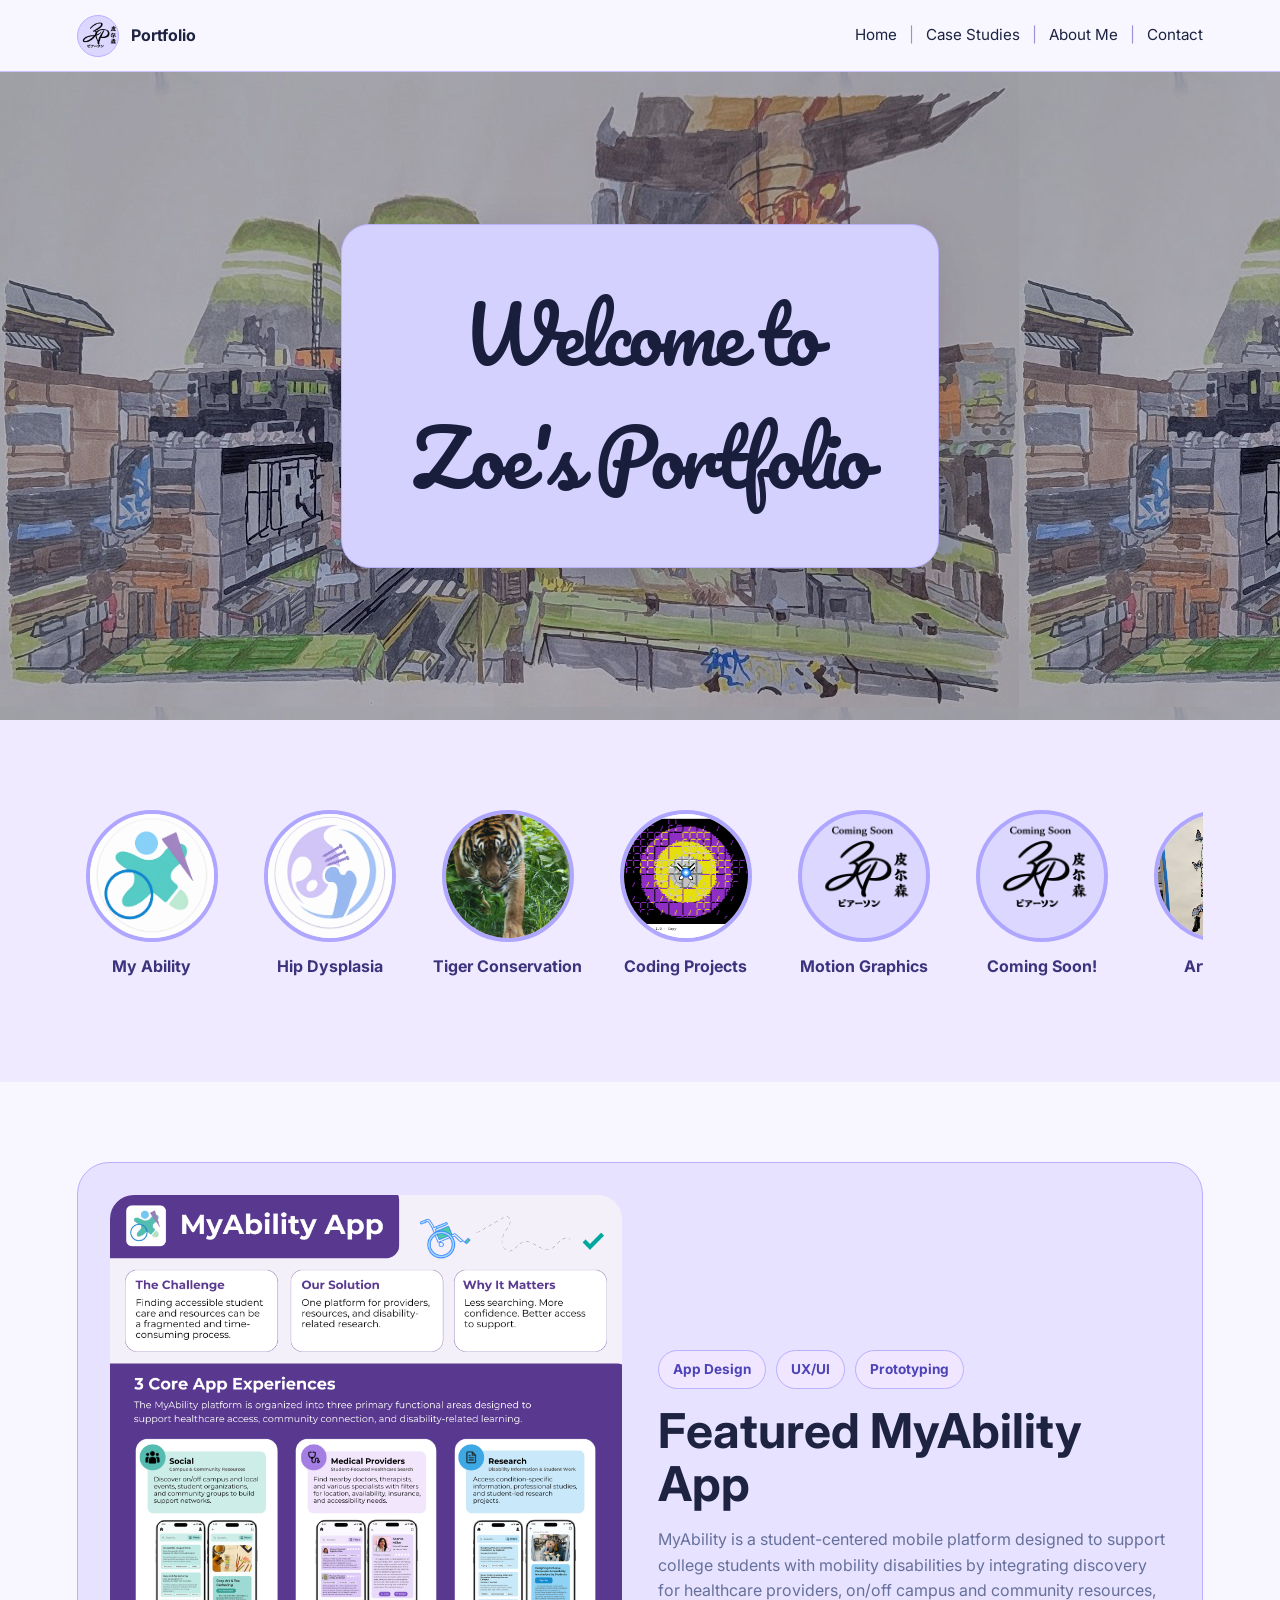
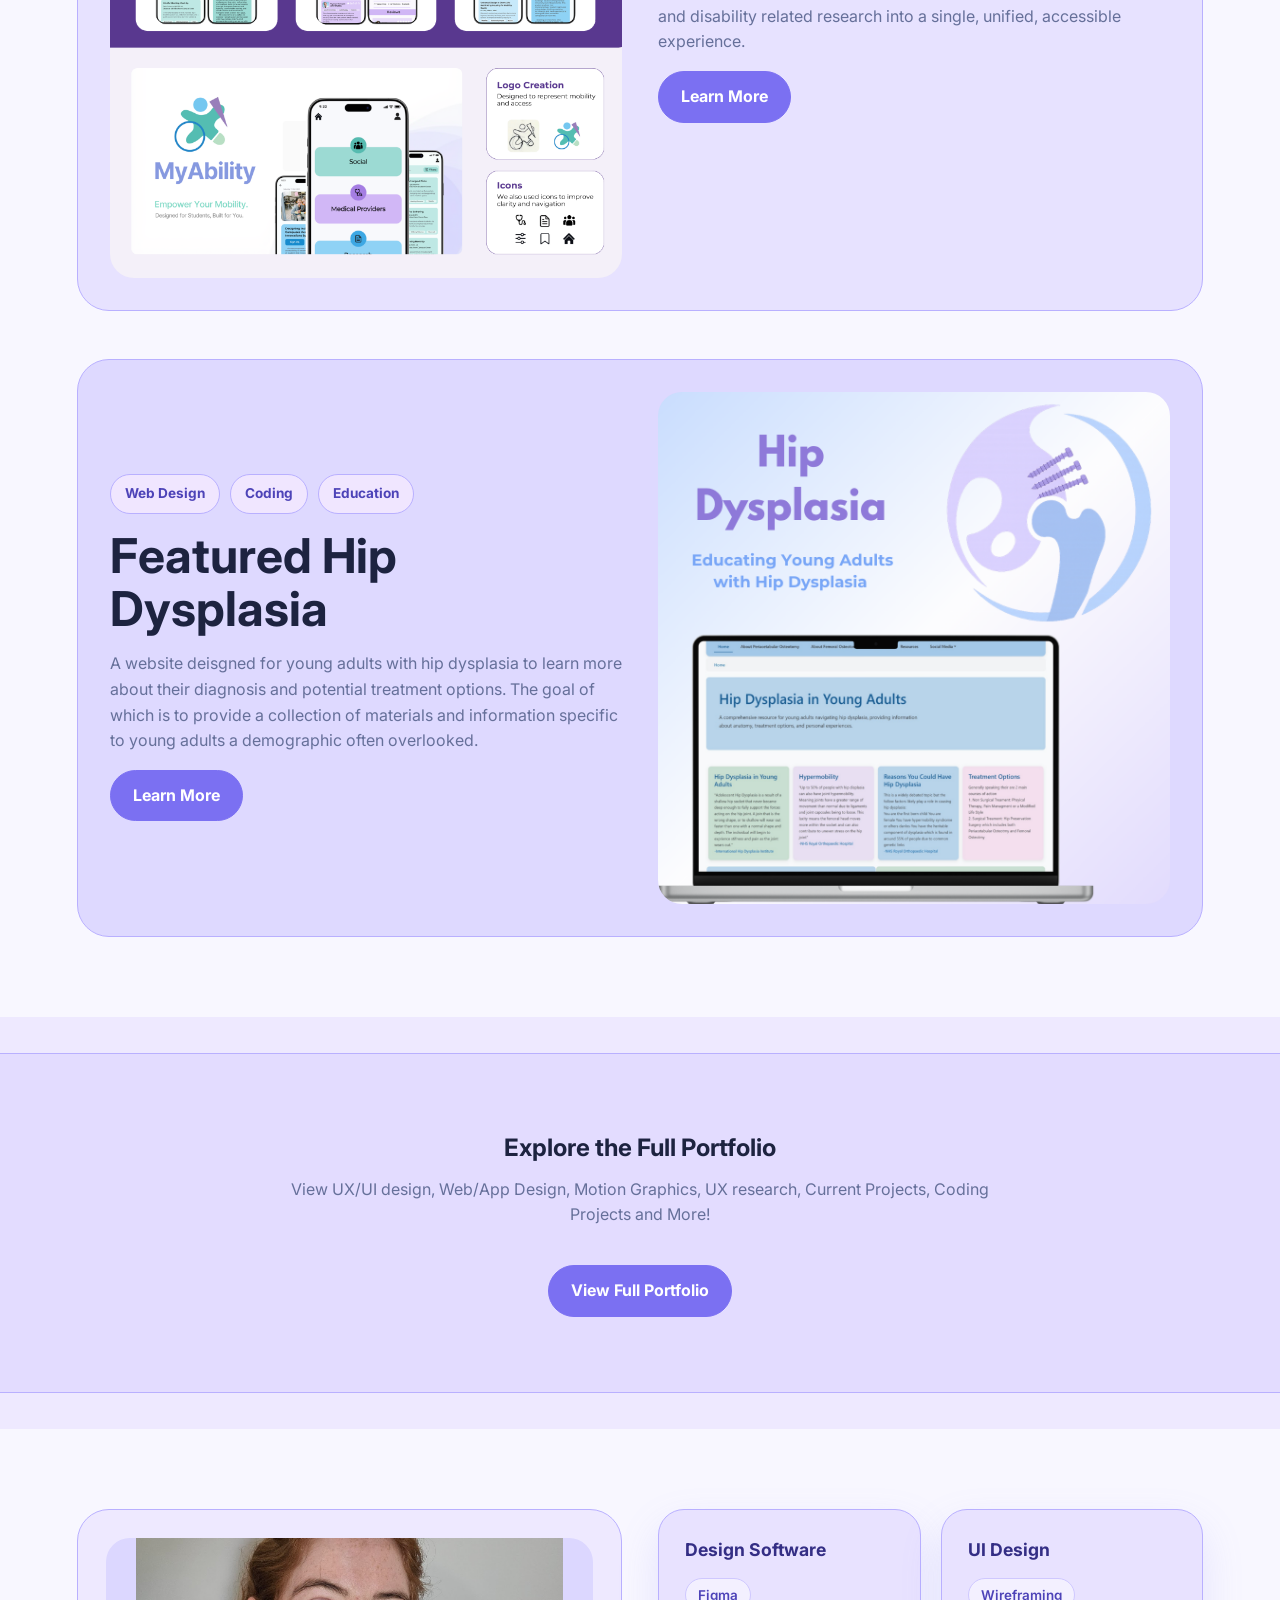
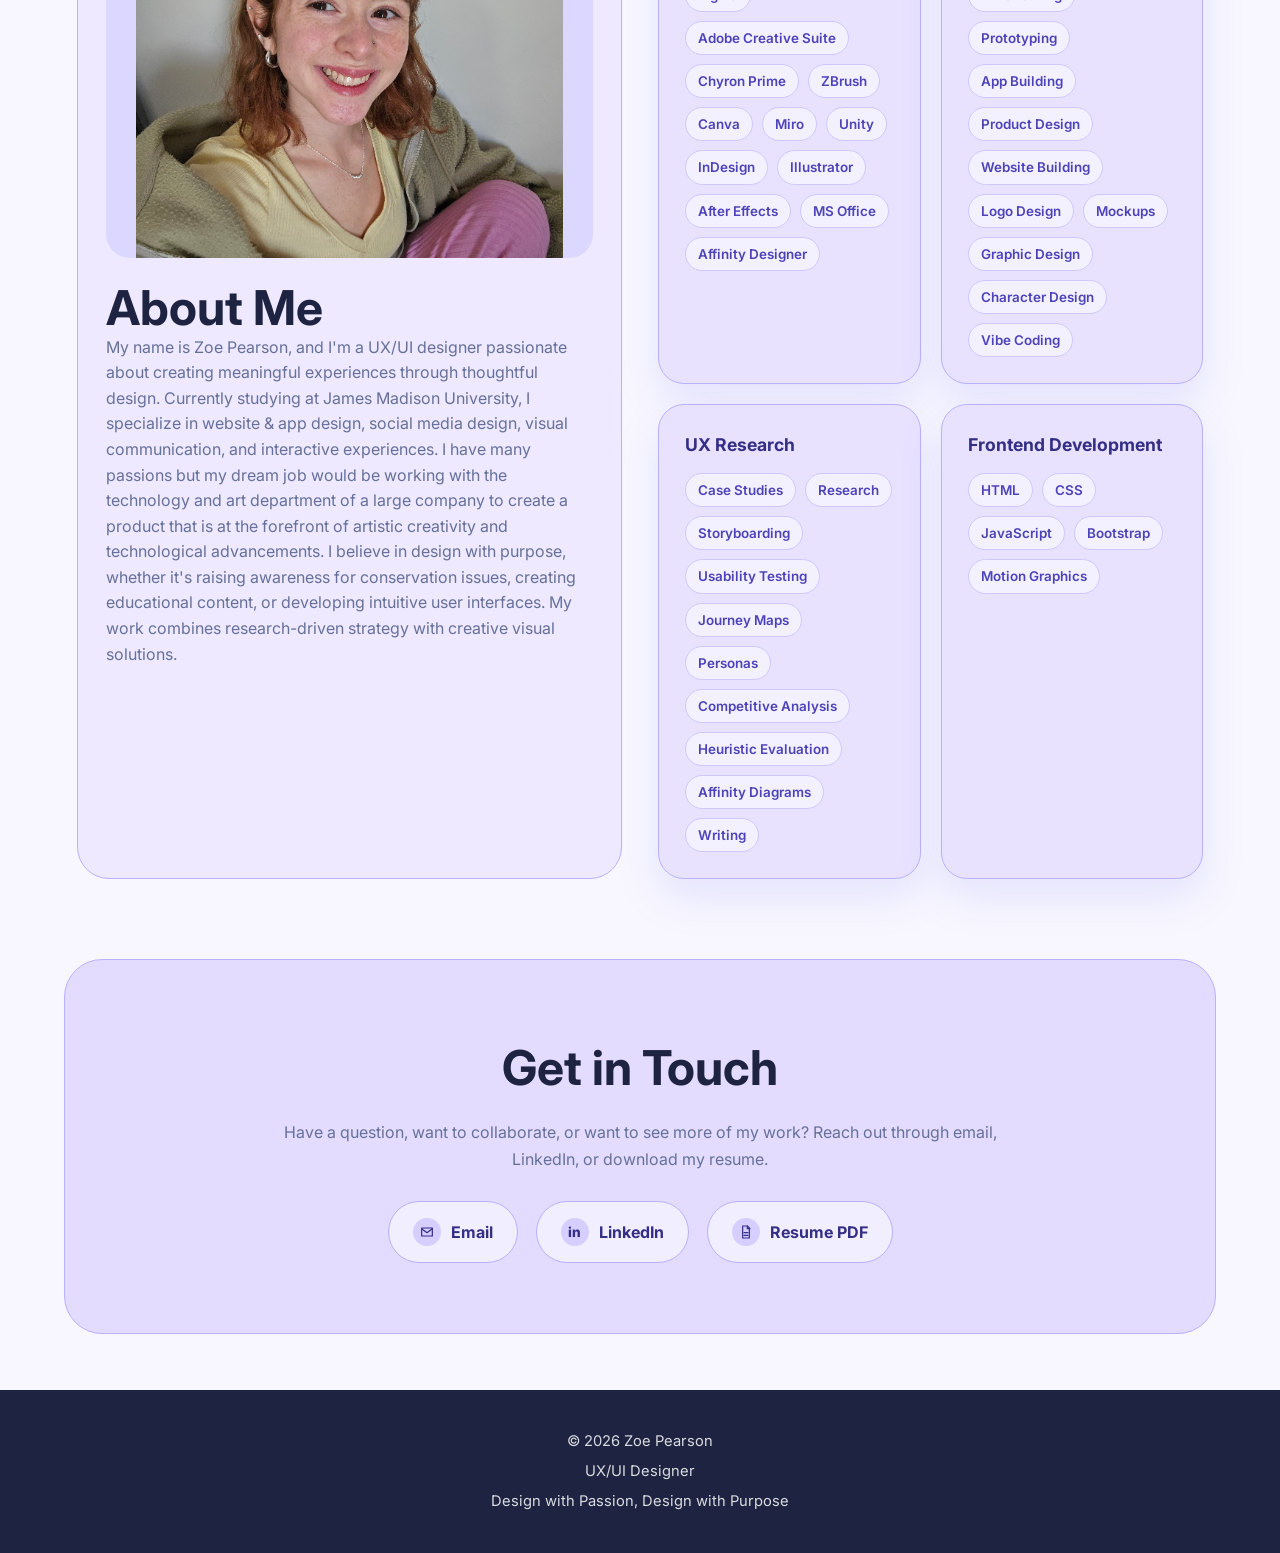
<file: index.html>
<!DOCTYPE html>
<html lang="en">
<head>
  <meta charset="UTF-8" />
  <meta name="viewport" content="width=device-width, initial-scale=1.0" />
  <style>
@import url('https://fonts.googleapis.com/css2?family=Inter:ital,opsz,wght@0,14..32,100..900;1,14..32,100..900&family=Pacifico&display=swap');
</style>
  <title>Portfolio Home</title>
  <link rel="stylesheet" href="style.css" />
</head>
<body class="home-page">

  <header class="site-header home-header">
    <a class="logo-wrap" href="index.html">
      <img src="assets/Zlogo.png" alt="Logo" class="logo" />
      <span>Portfolio</span>
    </a>

    <nav class="main-nav">
      <a href="index.html">Home</a>
      <span>|</span>
      <a href="case-studies.html">Case Studies</a>
      <span>|</span>
      <a href="about-me.html">About Me</a>
      <span>|</span>
      <a href="index.html#contact-footer">Contact</a>
    </nav>
  </header>

  <main>
    <section class="home-hero" style="background-image: url('assets/home-hero.jpg');">
      <div class="home-hero-title-box">
        <h1>Welcome to<br> Zoe's Portfolio </h1>
      </div>
    </section>

    <section class="home-section project-scroller-section">
      <div class="horizontal-scroller">
        <article class="scroll-card"><img src="assets/project-1.jpg" alt="Project 1"><p>My Ability</p></article>
        <article class="scroll-card"><img src="assets/project-2.jpg" alt="Project 2"><p>Hip Dysplasia</p></article>
        <article class="scroll-card"><img src="assets/scroller-project-3.jpg" alt="Project 3"><p>Tiger Conservation</p></article>
        <article class="scroll-card"><img src="assets/scroller-project-4.png" alt="Project 4"><p>Coding Projects</p></article>
        <article class="scroll-card"><img src="assets/Coming-soon.png" alt="Coming Soon!"><p>Motion Graphics</p></article>
        <article class="scroll-card"><img src="assets/Coming-soon.png" alt="Coming Soon!"><p>Coming Soon!</p></article>
        <article class="scroll-card"><img src="assets/scroller-project-7.jpg" alt="Project 7"><p>Artworks</p></article>
        <article class="scroll-card"><img src="assets/scroller-project-8.jpg" alt="Project 8"><p>Other Projects</p></article>
      </div>
    </section>

    <section class="home-section featured-projects">
      <article class="feature-block">
        <img src="assets/featured-project1.png" alt="Featured Project 1">
        <div class="feature-text">
          <div class="filter-row"><span>App Design</span><span>UX/UI</span><span>Prototyping</span></div>
          <h2>Featured MyAbility App</h2>
          <p>MyAbility is a student-centered mobile platform designed to support college students with mobility disabilities 
            by integrating discovery for healthcare providers, on/off campus and community resources, and disability related
            research into a single, unified, accessible experience.</p>
          <a class="button" href="project-one.html">Learn More</a>
        </div>
      </article>

      <article class="feature-block reverse">
        <img src="assets/featured-project2.png" alt="Featured Project 2">
        <div class="feature-text">
          <div class="filter-row"><span>Web Design</span><span>Coding</span><span>Education</span></div>
          <h2>Featured Hip Dysplasia</h2>
          <p>A website deisgned for young adults with hip dysplasia to learn more about their diagnosis and potential treatment options. 
            The goal of which is to provide a collection of materials and information specific to young adults a demographic often overlooked. </p>
          <a class="button" href="project-two.html">Learn More</a>
        </div>
      </article>
    </section>

    

    <section class="home-section portfolio-gallery portfolio-cta-only">
      <div class="gallery-cta full-portfolio-cta">
        <h1>Explore the Full Portfolio</h1>
        <p>View UX/UI design, Web/App Design, Motion Graphics, UX research, Current Projects, Coding Projects and More!</p>
        <a class="button" href="case-studies.html">View Full Portfolio</a>
      </div>
    </section>
    


    

    <section class="home-section about-skills refined-skills-section">
      <div class="about-card">
        <img src="assets/zoe-profile.png" alt="About Me">
        <div>
          <h2>About Me</h2>
          <p>My name is Zoe Pearson, and I'm a UX/UI designer passionate about creating meaningful experiences through thoughtful design.
            Currently studying at James Madison University, I specialize in website &amp; app design, social media design, visual communication, and interactive experiences.
            I have many passions but my dream job would be working with the technology and art department of a large company
            to create a product that is at the forefront of artistic creativity and technological advancements.
            I believe in design with purpose, whether it's raising awareness for conservation issues, creating educational content,
            or developing intuitive user interfaces. My work combines research-driven strategy with creative visual solutions.</p>
        </div>
      </div>

      <div class="skills-categories-grid four-skill-grid">
        <article class="skill-category-card">
          <h3>Design Software</h3>
          <div class="skill-bubble-row"><span>Figma</span><span>Adobe Creative Suite</span><span>Chyron Prime</span><span>ZBrush</span><span>Canva</span><span>Miro</span><span>Unity</span><span>InDesign</span><span>Illustrator</span><span>After Effects</span><span>MS Office</span><span>Affinity Designer</span></div>
        </article>

        <article class="skill-category-card">
          <h3>UI Design</h3>
          <div class="skill-bubble-row"><span>Wireframing</span><span>Prototyping</span><span>App Building</span><span>Product Design</span><span>Website Building</span><span>Logo Design</span><span>Mockups</span><span>Graphic Design</span><span>Character Design</span><span>Vibe Coding</span></div>
        </article>

        <article class="skill-category-card">
          <h3>UX Research</h3>
          <div class="skill-bubble-row"><span>Case Studies</span><span>Research</span><span>Storyboarding</span><span>Usability Testing</span><span>Journey Maps</span><span>Personas</span><span>Competitive Analysis</span><span>Heuristic Evaluation</span><span>Affinity Diagrams</span><span>Writing</span></div>
        </article>

        <article class="skill-category-card">
          <h3>Frontend Development</h3>
          <div class="skill-bubble-row"><span>HTML</span><span>CSS</span><span>JavaScript</span><span>Bootstrap</span><span>Motion Graphics</span></div>
        </article>
      </div>
    </section>

    
    



  </main>

  

    
    
    <section class="home-section get-in-touch-section">
      <div class="get-in-touch-card">
        <h2>Get in Touch</h2>
        <p class="get-in-touch-subtext">Have a question, want to collaborate, or want to see more of my work? Reach out through email, LinkedIn, or download my resume.</p>

        <div class="touch-buttons">
          <a class="touch-button" href="mailto:zoe@ajzpearson.com">
            <span class="touch-icon" aria-hidden="true">
              <svg viewBox="0 0 24 24"><path d="M4 6h16v12H4z"></path><path d="M4 7l8 6 8-6"></path></svg>
            </span>
            <span>Email</span>
          </a>

          <a class="touch-button" href="https://www.linkedin.com/in/zoe-pearson-88007935a/" target="_blank">
            <span class="touch-icon linkedin-icon" aria-hidden="true">in</span>
            <span>LinkedIn</span>
          </a>

          <a class="touch-button" href="assets/resume.pdf" target="_blank">
            <span class="touch-icon" aria-hidden="true">
              <svg viewBox="0 0 24 24"><path d="M7 3h7l3 3v15H7z"></path><path d="M14 3v4h4"></path><path d="M9 13h6"></path><path d="M9 17h6"></path></svg>
            </span>
            <span>Resume PDF</span>
          </a>
        </div>
      </div>
    </section>
    
    

  <footer id="contact-footer" class="minimal-footer">
      <p>© 2026 Zoe Pearson</p>
      <p>UX/UI Designer</p>
      <p>Design with Passion, Design with Purpose</p>
    </footer>
    


  <script src="script.js"></script>
</body>
</html>
</file>
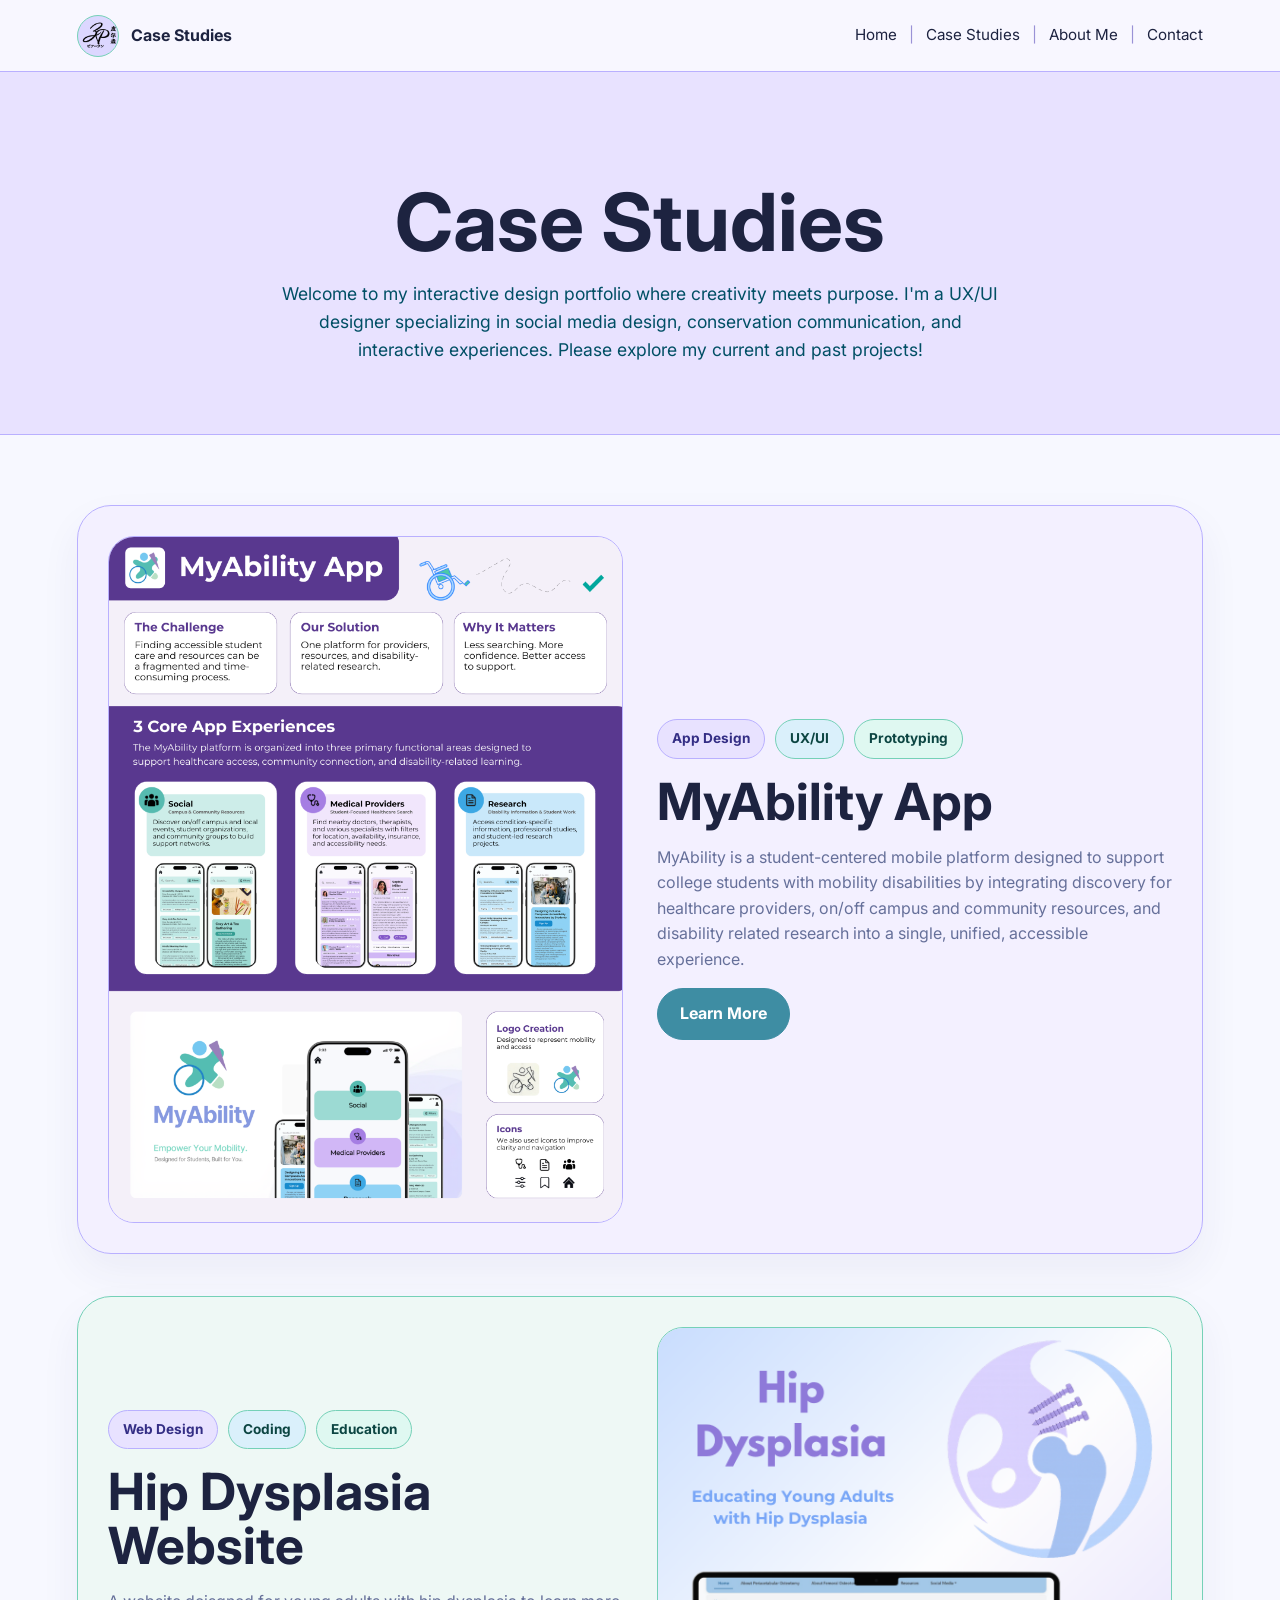
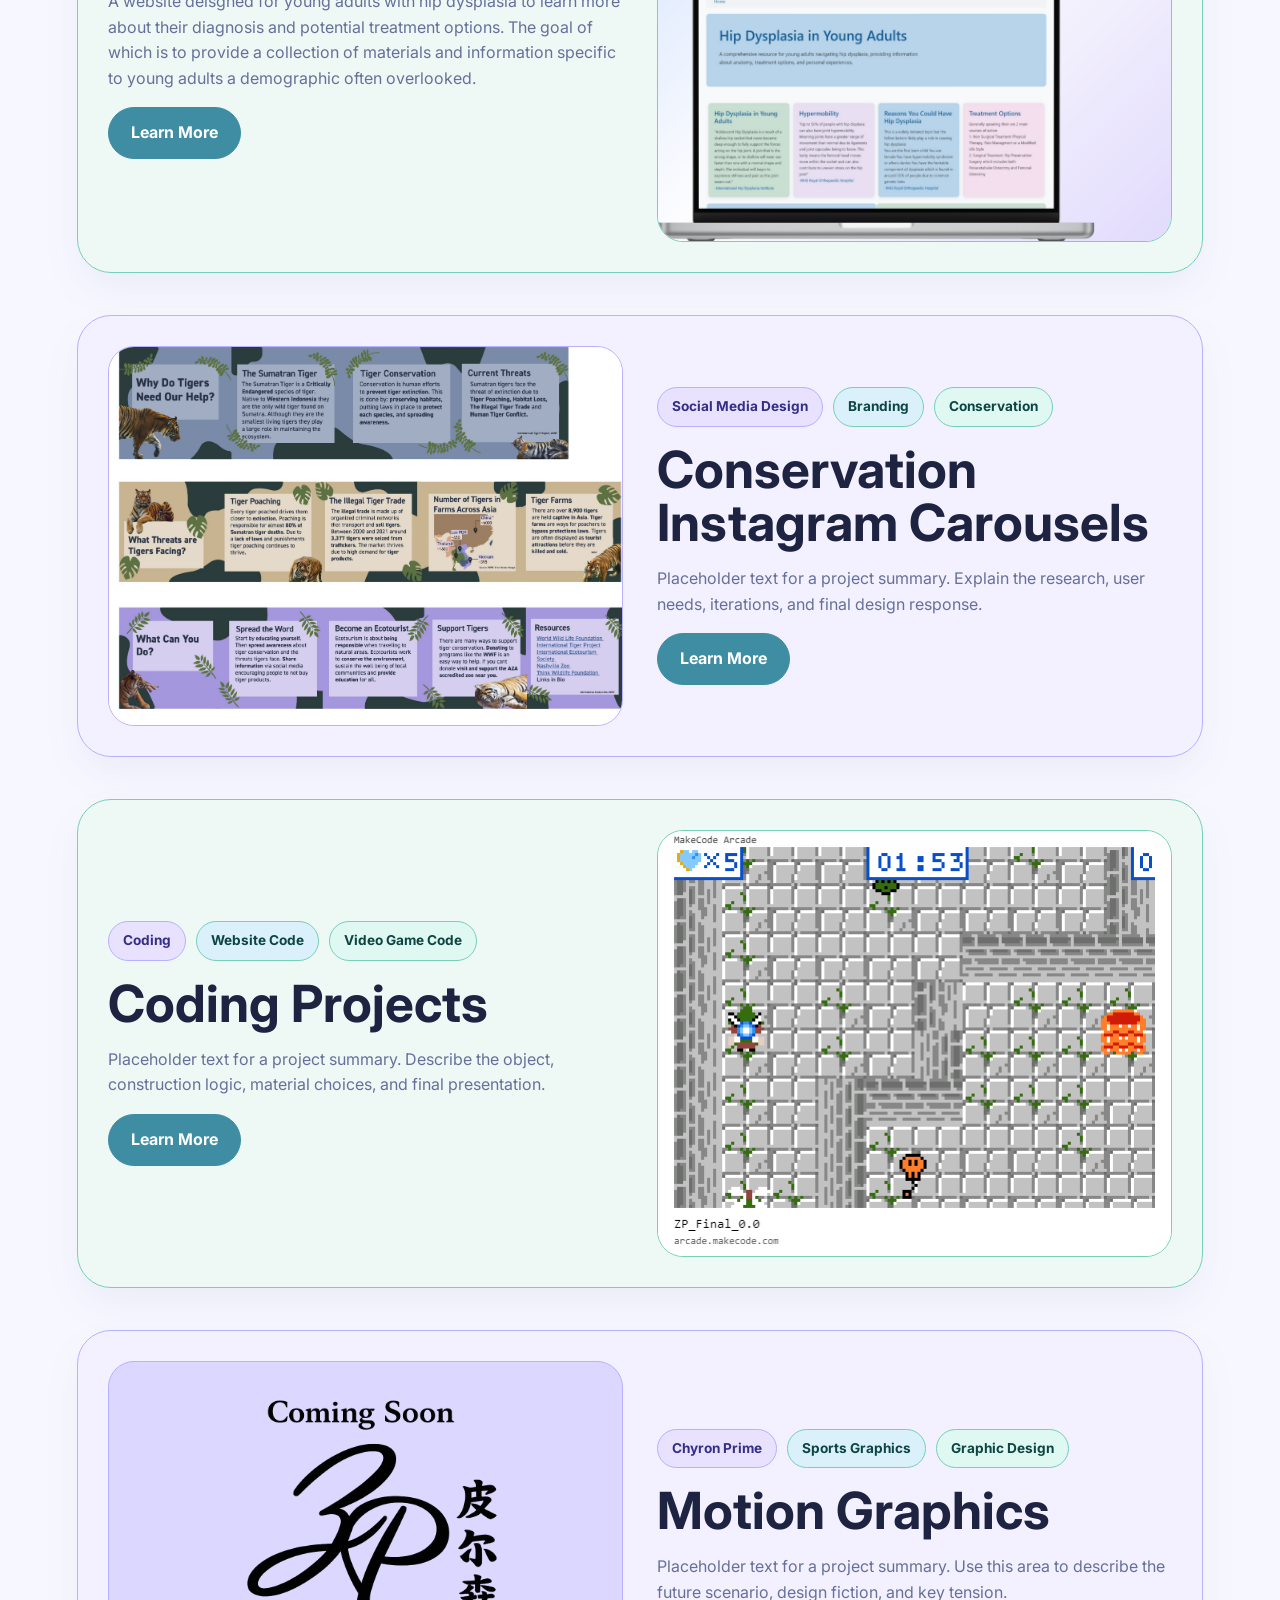
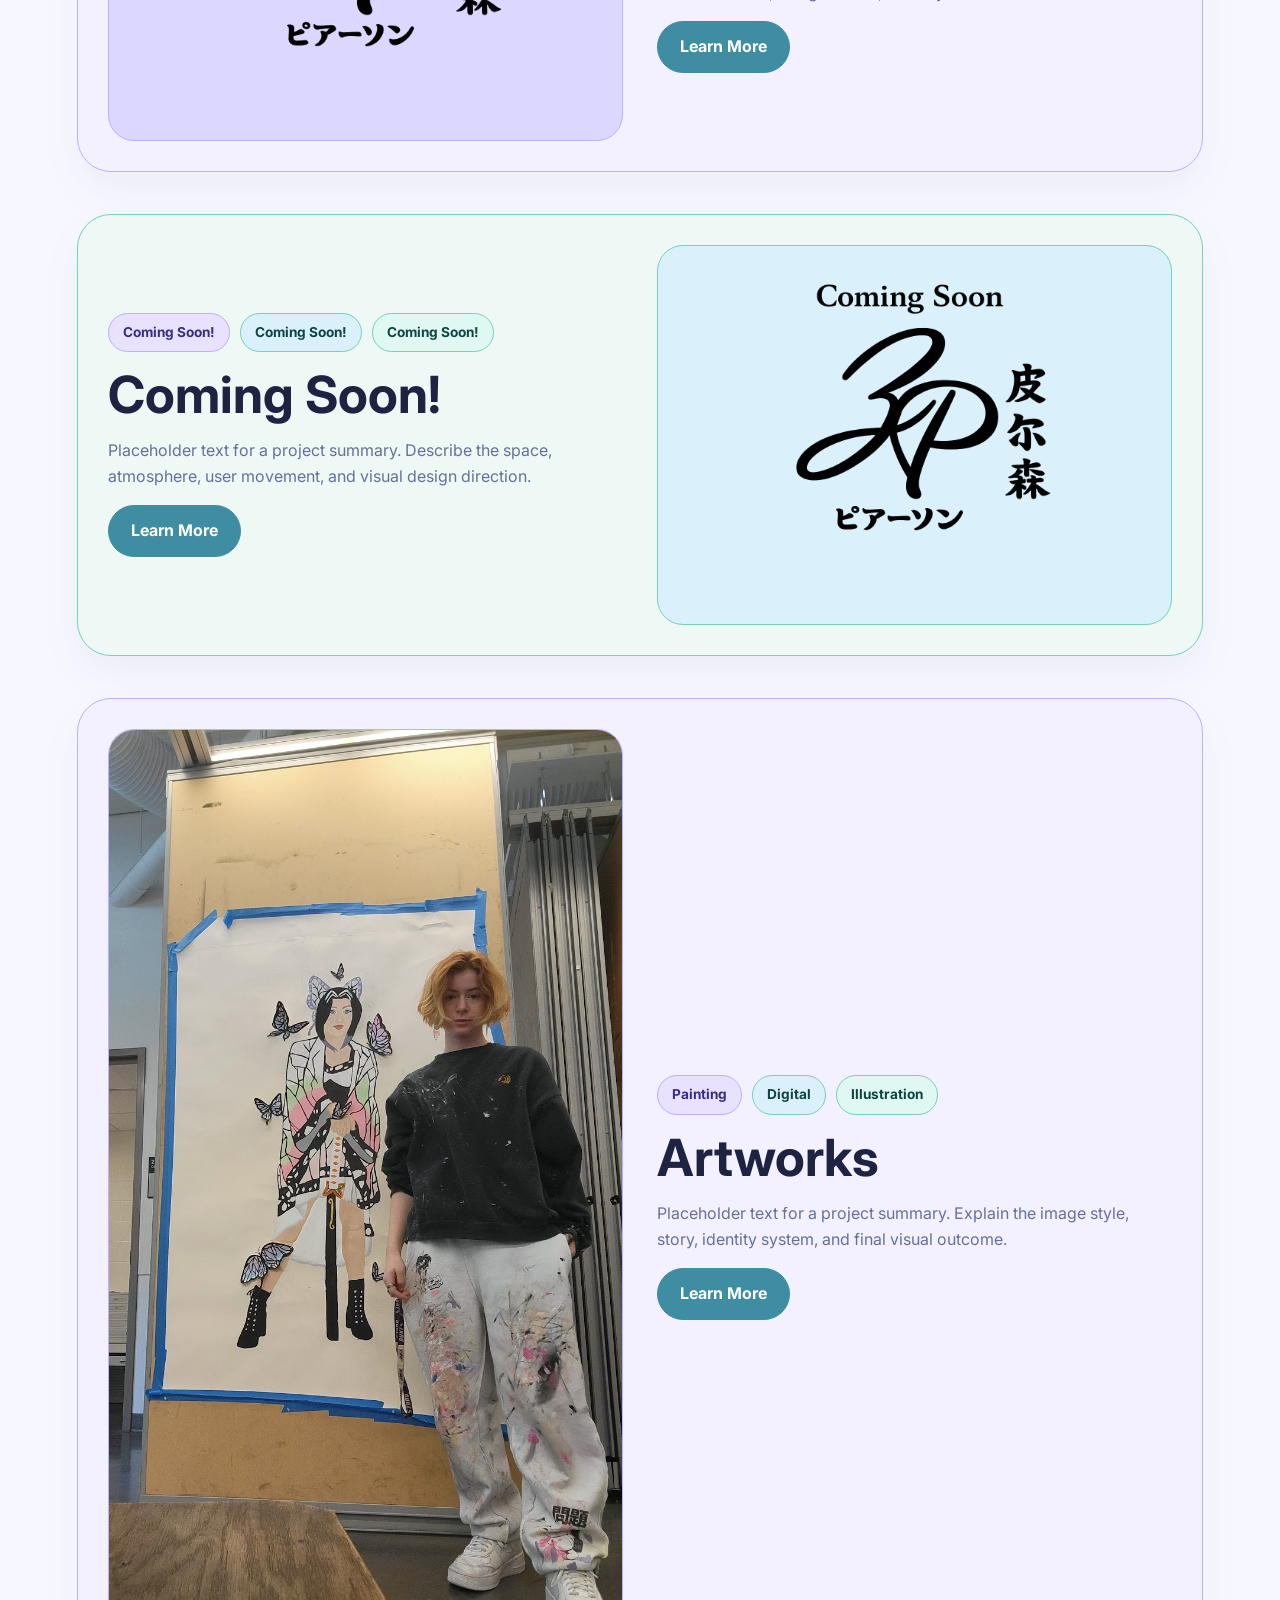
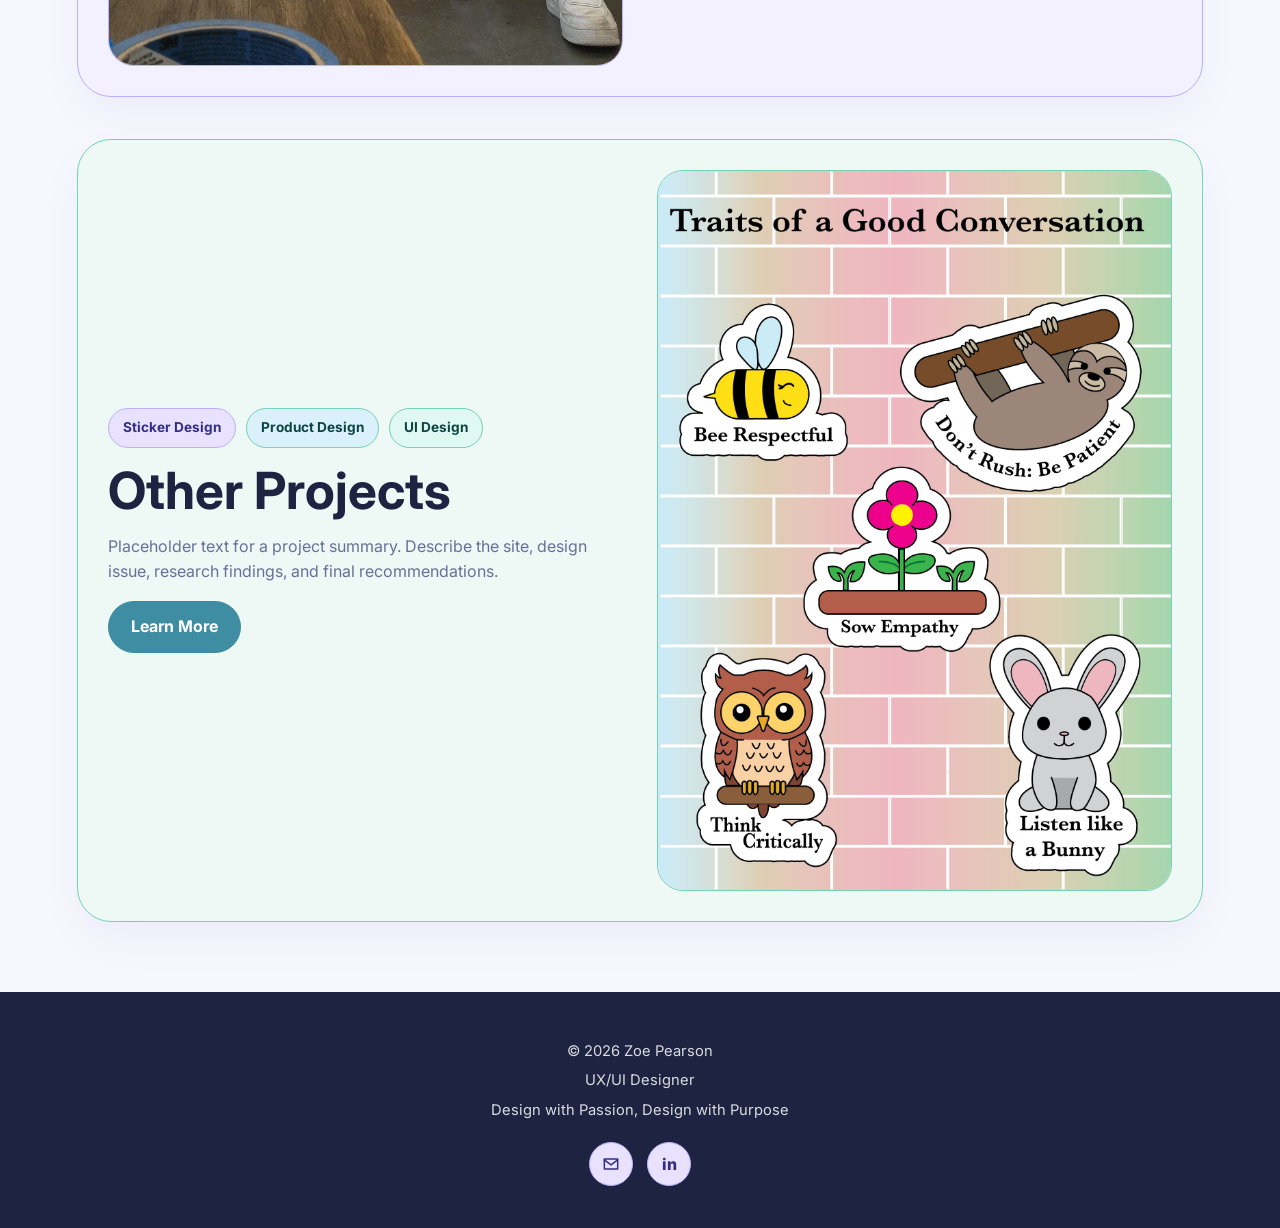
<file: case-studies.html>
<!DOCTYPE html>
<html lang="en">
<head>
  <meta charset="UTF-8" />
  <meta name="viewport" content="width=device-width, initial-scale=1.0" />
  <title>Case Studies</title>
  <link rel="stylesheet" href="style.css" />
  <style>
@import url('https://fonts.googleapis.com/css2?family=Inter:ital,opsz,wght@0,14..32,100..900;1,14..32,100..900&family=Pacifico&display=swap');
</style>
</head>
<body class="case-page">

  <header class="site-header case-header">
    <a class="logo-wrap" href="index.html">
      <img src="assets/Zlogo.png" alt="Logo" class="logo" />
      <span>Case Studies</span>
    </a>

    <nav class="main-nav">
      <a href="index.html">Home</a>
      <span>|</span>
      <a href="case-studies.html">Case Studies</a>
      <span>|</span>
      <a href="about-me.html">About Me</a>
      <span>|</span>
      <a href="index.html#contact-footer">Contact</a>
    </nav>
  </header>

  <main>
    <section class="case-intro">
      <h1>Case Studies</h1>
      <p>Welcome to my interactive design portfolio where creativity meets purpose.
        I'm a UX/UI designer specializing in social media design, conservation communication, and interactive experiences.
      Please explore my current and past projects!</p>
    </section>

    <section class="case-feature-list">
      <article class="case-feature-block">
        <img src="assets/featured-project1.png" alt="Project 1 placeholder image" />
        <div class="case-feature-text">
          <div class="filter-row">
            <span>App Design</span><span>UX/UI</span><span>Prototyping</span>
          </div>
          <h2>MyAbility App</h2>
          <p>MyAbility is a student-centered mobile platform designed to support college students with mobility disabilities
            by integrating discovery for healthcare providers, on/off campus and
            community resources, and disability related research into a single, 
            unified, accessible experience.</p>
          <a class="button case-button" href="project-one.html">Learn More</a>
        </div>
      </article>

      <article class="case-feature-block reverse">
        <img src="assets/featured-project2.png" alt="Project 2 placeholder image" />
        <div class="case-feature-text">
          <div class="filter-row">
            <span>Web Design</span><span>Coding</span><span>Education</span>
          </div>
          <h2>Hip Dysplasia Website</h2>
          <p>A website deisgned for young adults with hip dysplasia to learn more 
            about their diagnosis and potential treatment options.
            The goal of which is to provide a collection of materials and 
            information specific to young adults a demographic often overlooked.</p>
          <a class="button case-button" href="project-two.html">Learn More</a>
        </div>
      </article>

      <article class="case-feature-block">
        <img src="assets/case-studies-3.jpg" alt="Project 3 placeholder image" />
        <div class="case-feature-text">
          <div class="filter-row">
            <span>Social Media Design</span><span>Branding</span><span>Conservation</span>
          </div>
          <h2>Conservation Instagram Carousels</h2>
          <p>Placeholder text for a project summary. Explain the research, user needs, iterations, and final design response.</p>
          <a class="button case-button" href="project3.html">Learn More</a>
        </div>
      </article>

      <article class="case-feature-block reverse">
        <img src="assets/case-studies-4.png" alt="Project 4 placeholder image" />
        <div class="case-feature-text">
          <div class="filter-row">
            <span>Coding</span><span>Website Code</span><span>Video Game Code</span>
          </div>
          <h2>Coding Projects</h2>
          <p>Placeholder text for a project summary. Describe the object, construction logic, material choices, and final presentation.</p>
          <a class="button case-button" href="project4.html">Learn More</a>
        </div>
      </article>

      <article class="case-feature-block">
        <img src="assets/Coming-soon.png" alt="Coming Soon!" />
        <div class="case-feature-text">
          <div class="filter-row">
            <span>Chyron Prime</span><span>Sports Graphics</span><span>Graphic Design</span>
          </div>
          <h2>Motion Graphics </h2>
          <p>Placeholder text for a project summary. Use this area to describe the future scenario, design fiction, and key tension.</p>
          <a class="button case-button" href="project5.html">Learn More</a>
        </div>
      </article>

      <article class="case-feature-block reverse">
        <img src="assets/Coming-soon.png" alt="Coming Soon!" />
        <div class="case-feature-text">
          <div class="filter-row">
            <span>Coming Soon!</span><span>Coming Soon!</span><span>Coming Soon!</span>
          </div>
          <h2>Coming Soon!</h2>
          <p>Placeholder text for a project summary. Describe the space, atmosphere, user movement, and visual design direction.</p>
          <a class="button case-button" href="project6.html">Learn More</a>
        </div>
      </article>

      <article class="case-feature-block">
        <img src="assets/case-studies-7.jpg" alt="Project 7 placeholder image" />
        <div class="case-feature-text">
          <div class="filter-row">
            <span>Painting</span><span>Digital</span><span>Illustration</span>
          </div>
          <h2>Artworks</h2>
          <p>Placeholder text for a project summary. Explain the image style, story, identity system, and final visual outcome.</p>
          <a class="button case-button" href="project7.html">Learn More</a>
        </div>
      </article>

      <article class="case-feature-block reverse">
        <img src="assets/case-studies-8.jpg" alt="Project 8 placeholder image" />
        <div class="case-feature-text">
          <div class="filter-row">
            <span>Sticker Design</span><span>Product Design</span><span>UI Design</span>
          </div>
          <h2>Other Projects</h2>
          <p>Placeholder text for a project summary. Describe the site, design issue, research findings, and final recommendations.</p>
          <a class="button case-button" href="project8.html">Learn More</a>
        </div>
      </article>
    </section>
  </main>

  
  <footer id="contact-footer" class="case-minimal-footer">
    <p>© 2026 Zoe Pearson</p>
    <p>UX/UI Designer</p>
    <p>Design with Passion, Design with Purpose</p>

    <div class="case-footer-icons">
      <a href="mailto:zoe@ajzpearson.com" aria-label="Email">
        <svg viewBox="0 0 24 24"><path d="M4 6h16v12H4z"></path><path d="M4 7l8 6 8-6"></path></svg>
      </a>

      <a href="https://www.linkedin.com/in/zoe-pearson-88007935a/" target="_blank" aria-label="LinkedIn">
        <span>in</span>
      </a>
    </div>
  </footer>
    

  <script src="script.js"></script>
</body>
</html>
</file>
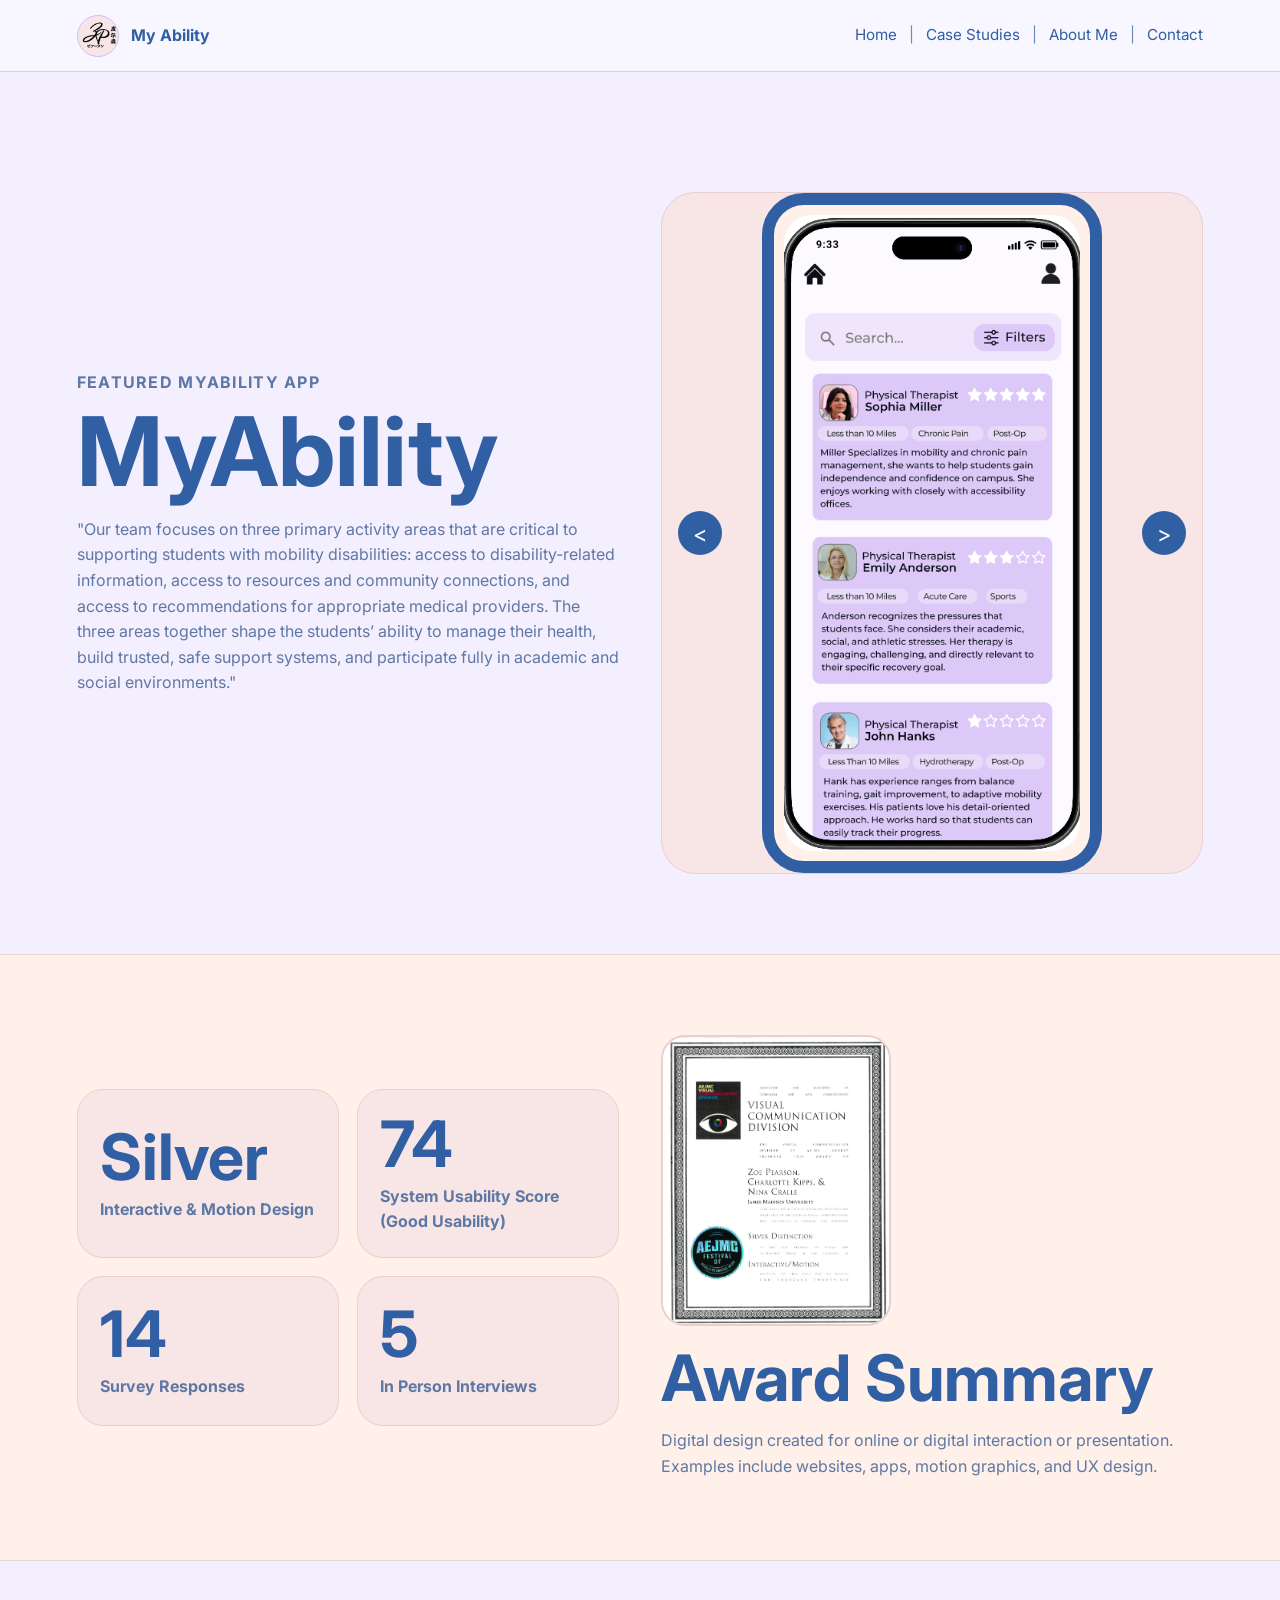
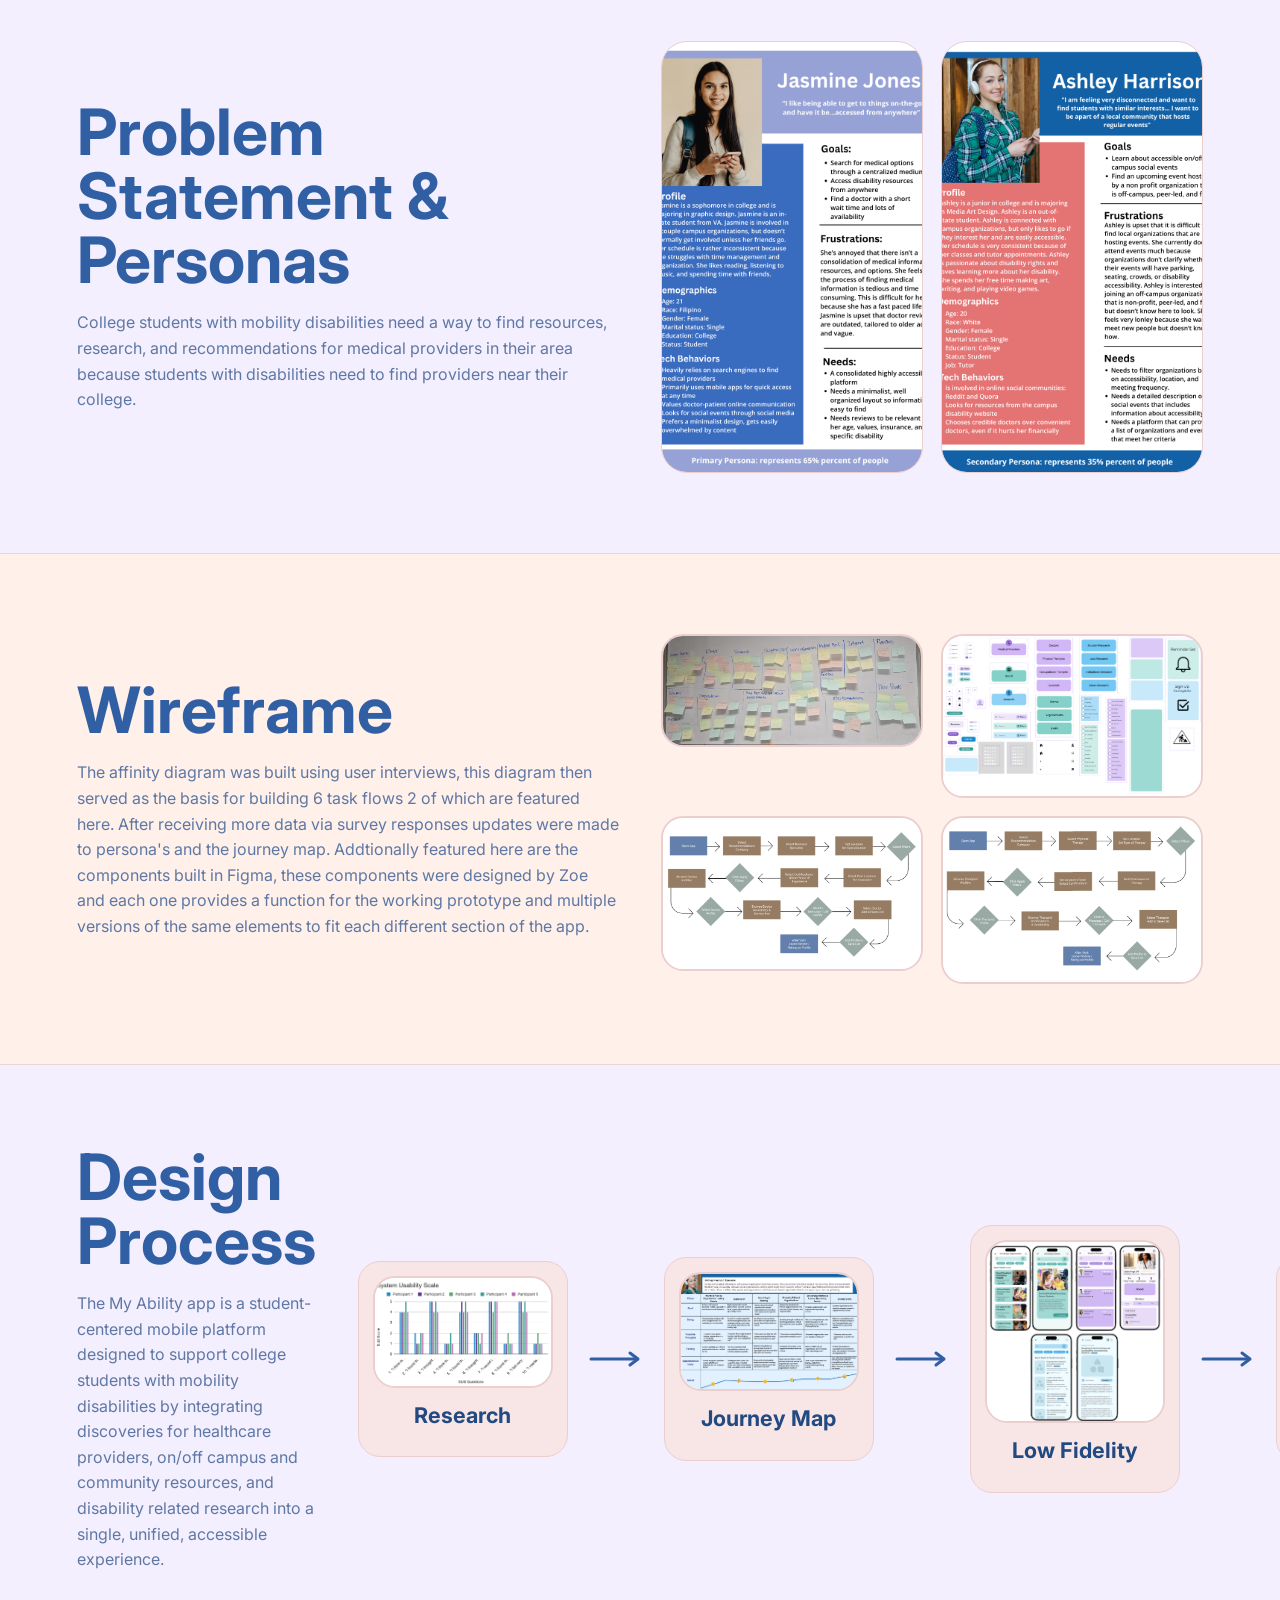
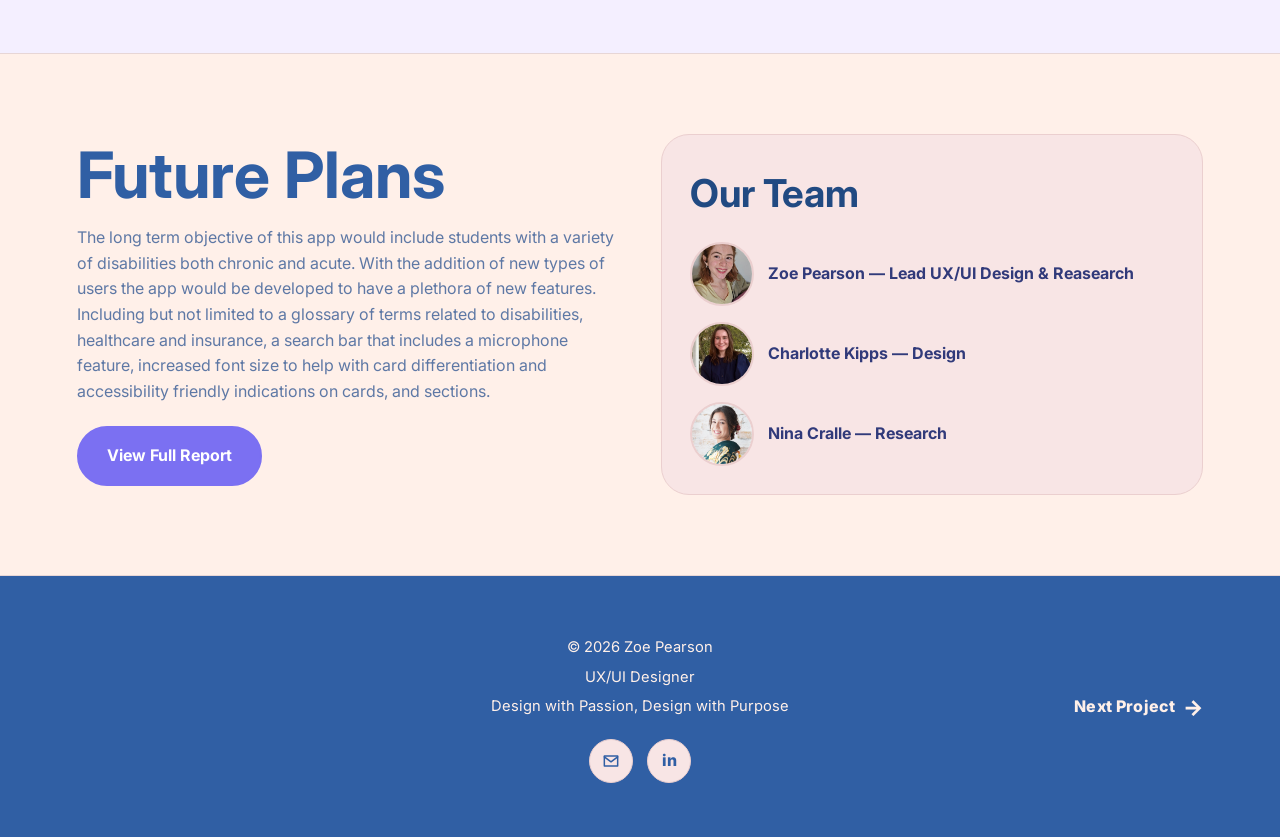
<file: project-one.html>
<!DOCTYPE html>
<html lang="en">
<head>
  <meta charset="UTF-8" />
  <meta name="viewport" content="width=device-width, initial-scale=1.0" />
  <title>My Ability</title>
  <link rel="stylesheet" href="style.css" />
  <style>
@import url('https://fonts.googleapis.com/css2?family=Inter:ital,opsz,wght@0,14..32,100..900;1,14..32,100..900&family=Pacifico&display=swap');
</style>
</head>
<body class="ability-page">

  <header class="site-header ability-header">
    <a class="logo-wrap" href="index.html">
      <img src="assets/Zlogo.png" alt="App Logo" class="logo" />
      <span>My Ability</span>
    </a>

    <nav class="main-nav">
      <a href="index.html">Home</a>
      <span>|</span>
      <a href="case-studies.html">Case Studies</a>
      <span>|</span>
      <a href="about-me.html">About Me</a>
      <span>|</span>
      <a href="index.html#contact-footer">Contact</a>
    </nav>
  </header>

  <main>
    <section class="ability-section ability-hero">
      <div>
        <p class="eyebrow">Featured MyAbility App</p>
        <h1>MyAbility</h1>
        <p>"Our team focuses on three primary activity areas that are critical to supporting students with mobility disabilities:
          access to disability-related information, access to resources and community connections, and access to recommendations for appropriate medical providers.
          The three areas together shape the students’ ability to manage their health, build trusted, safe support systems, and participate fully in academic and social environments."</p>
      </div>

      <div class="phone-app-carousel mockup-carousel" aria-label="App phone mockup carousel">
        <button class="carousel-btn prev" type="button" aria-label="Previous mockup">&lt;</button>
        <div class="app-phone-frame">
          <img class="carousel-image active" src="assets/MyA-Low-1.png" alt="App mockup 1" />
          <img class="carousel-image" src="assets/MyA-Low-2.png" alt="App mockup 2" />
          <img class="carousel-image" src="assets/MyA-Low-3.png" alt="App mockup 3" />
          <img class="carousel-image" src="assets/MyA-Low-4.png" alt="App mockup 4" />
          <img class="carousel-image" src="assets/MyA-Low-5.png" alt="App mockup 5" />
          <img class="carousel-image" src="assets/MyA-Low-6.png" alt="App mockup 6" />
        </div>
        <button class="carousel-btn next" type="button" aria-label="Next mockup">&gt;</button>
      </div>
    </section>

    <section class="ability-section">
      <div class="metrics-grid">
        <article><strong>Silver</strong><span>Interactive &amp; Motion Design</span></article>
        <article><strong>74</strong><span>System Usability Score (Good Usability)</span></article>
        <article><strong>14</strong><span>Survey Responses</span></article>
        <article><strong>5</strong><span> In Person Interviews</span></article>
      </div>

      <div class="award-summary">
        <img src="assets/Award.png" alt="Award badge placeholder" />
        <h2>Award Summary</h2>
        <p>Digital design created for online or digital interaction or presentation. Examples include websites, apps, motion graphics, and UX design.</p>
      </div>
    </section>

    <section class="ability-section ability-persona-only">
      <div>
        <h2>Problem Statement &amp; Personas</h2>
        <p>College students with mobility disabilities need a way to find resources, <br>research, 
          and recommendations for medical providers in their area <br>because students with disabilities need to find providers near their college.</p>
      </div>

      <div class="persona-pair persona-image-pair">
        <article class="persona-card">
          <img src="assets/MyA-persona-1.png" alt="Persona 1" />
        </article>

        <article class="persona-card">
          <img src="assets/MyA-persona-2.png" alt="Persona 2" />
        </article>
      </div>
    </section>

    <section class="ability-section">
      <div>
        <h2>Wireframe</h2>
        <p> The affinity diagram was built using user interviews, this diagram then served as the basis for building 6 task flows 2 of which are featured here. 
        After receiving more data via survey responses updates were made to persona's and the journey map. Addtionally featured here are the components built in Figma, 
        these components were designed by Zoe and each one provides a function for the working prototype and multiple versions of the same elements to fit each different section of the app.  </p>
      </div>

      <div class="wireframe-grid">
        <img src="assets/MyA-Wireframe-1.png" alt="Wireframe- Afiinity Diagram" />
        <img src="assets/MyA-Wireframe-2.png" alt="Wireframe- Task Flow 1" />
        <img src="assets/MyA-Wireframe-3.png" alt="Wireframe- Task Flow 2" />
        <img src="assets/MyA-Wireframe-4.png" alt="Wireframe- Components" />
      </div>
    </section>

    <section class="ability-section">
      <div>
        <h2>Design Process</h2>
        <p>The My Ability app is a student-centered mobile platform designed to support college students with mobility disabilities by integrating discoveries
          for healthcare providers, on/off campus and community resources, and disability related research into a single, unified, accessible experience.</p>
      </div>

      <div class="flow-diagram expanded-flow">
        <article>
          <img src="assets/MyA-Research-Graph.png" alt="Flow step 1 Research Graph" />
          <h3>Research</h3>
        </article>
        <svg viewBox="0 0 120 40" aria-hidden="true"><line x1="10" y1="20" x2="100" y2="20"></line><polyline points="88,8 104,20 88,32"></polyline></svg>
        <article>
          <img src="assets/MyA-Journey-Map.png" alt="Flow step 2 Journey Map" />
          <h3>Journey Map</h3>
        </article>
        <svg viewBox="0 0 120 40" aria-hidden="true"><line x1="10" y1="20" x2="100" y2="20"></line><polyline points="88,8 104,20 88,32"></polyline></svg>
        <article>
          <img src="assets/MyA-Low-Fidelity.png" alt="Flow step 3 Low Fidelity" />
          <h3>Low Fidelity</h3>
        </article>
        <svg viewBox="0 0 120 40" aria-hidden="true"><line x1="10" y1="20" x2="100" y2="20"></line><polyline points="88,8 104,20 88,32"></polyline></svg>
        <article>
          <img src="assets/MyA-prototype.png" alt="Flow step 4 Prototype" />
          <h3>Prototype</h3>
        </article>
      </div>
    </section>

    <section class="ability-section">
      <div>
        <h2>Future Plans</h2>
        <p> The long term objective of this app would include students with a variety of disabilities both chronic and acute.
          With the addition of new types of users the app would be developed to have a plethora of new features. 
          Including but not limited to a glossary of terms related to disabilities, healthcare and insurance, a search bar that includes a microphone feature, 
          increased font size to help with card differentiation and accessibility friendly indications on cards, and sections. </p>
         <a class="about-button" href="assets/MyAbility%20App%20Report%20.pdf" target="_blank">View Full Report</a>
      </div>

      
      <div class="future-team-card">
        <h3>Our Team</h3>
        <ul class="team-list-with-images">
          <li><img src="assets/zoe-profile.png" alt="Zoe Pearson"><span>Zoe Pearson — Lead UX/UI Design &amp; Reasearch </span></li>
          <li><img src="assets/MyA-Charlotte.png" alt="Charlotte Kipps"><span>Charlotte Kipps — Design </span></li>
          <li><img src="assets/MyA-Nina.png" alt="Nina Cralle"><span>Nina Cralle — Research</span></li>
        </ul>
      </div>
    </section>
  </main>

  
  <footer id="contact-footer" class="ability-minimal-footer">
    <a class="next-project-link" href="project-two.html">Next Project <span>→</span></a>

    <div class="project-footer-text">
      <p>© 2026 Zoe Pearson</p>
      <p>UX/UI Designer</p>
      <p>Design with Passion, Design with Purpose</p>
    </div>

    <div class="project-footer-icons">
      <a href="mailto:zoe@ajzpearson.com" aria-label="Email">
        <svg viewBox="0 0 24 24"><path d="M4 6h16v12H4z"></path><path d="M4 7l8 6 8-6"></path></svg>
      </a>

      <a href="https://www.linkedin.com/in/zoe-pearson-88007935a/" target="_blank" aria-label="LinkedIn">
        <span>in</span>
      </a>
    </div>
  </footer>

  <script src="script.js"></script>
</body>
</html>
</file>
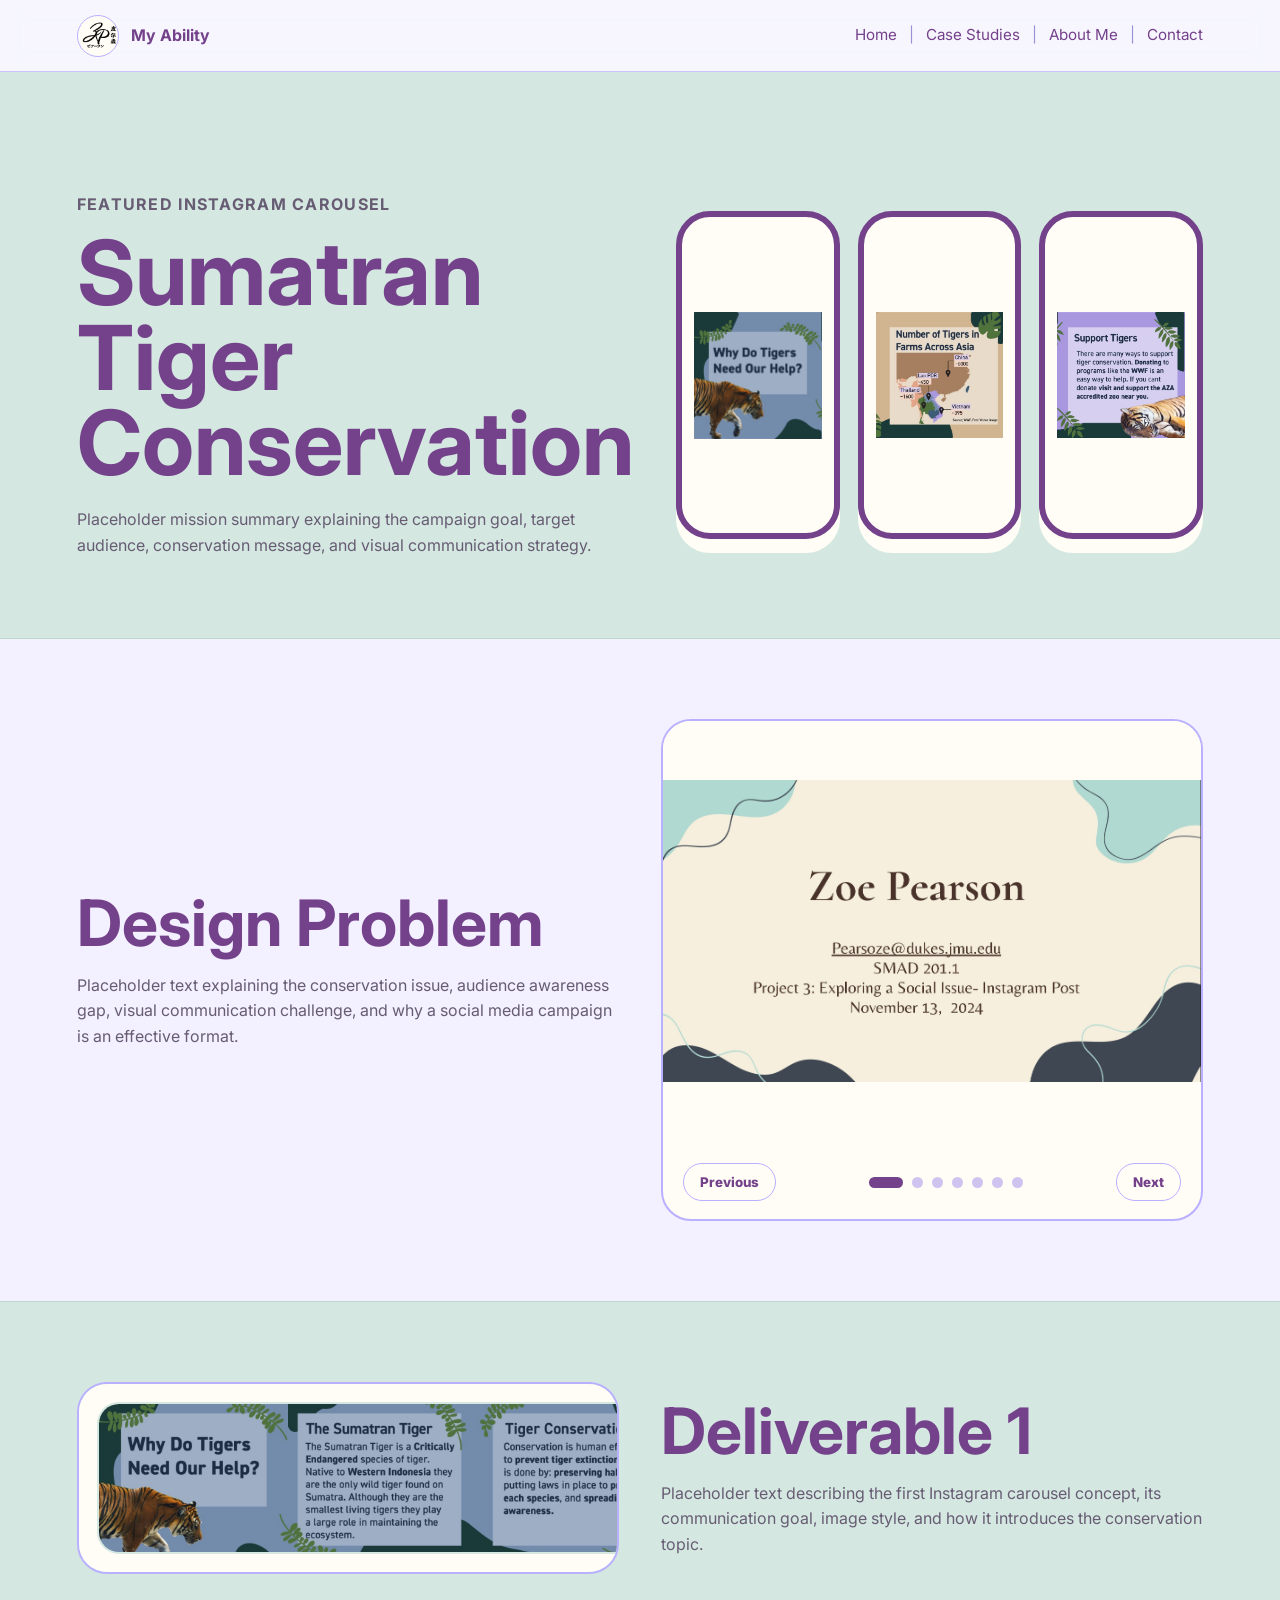
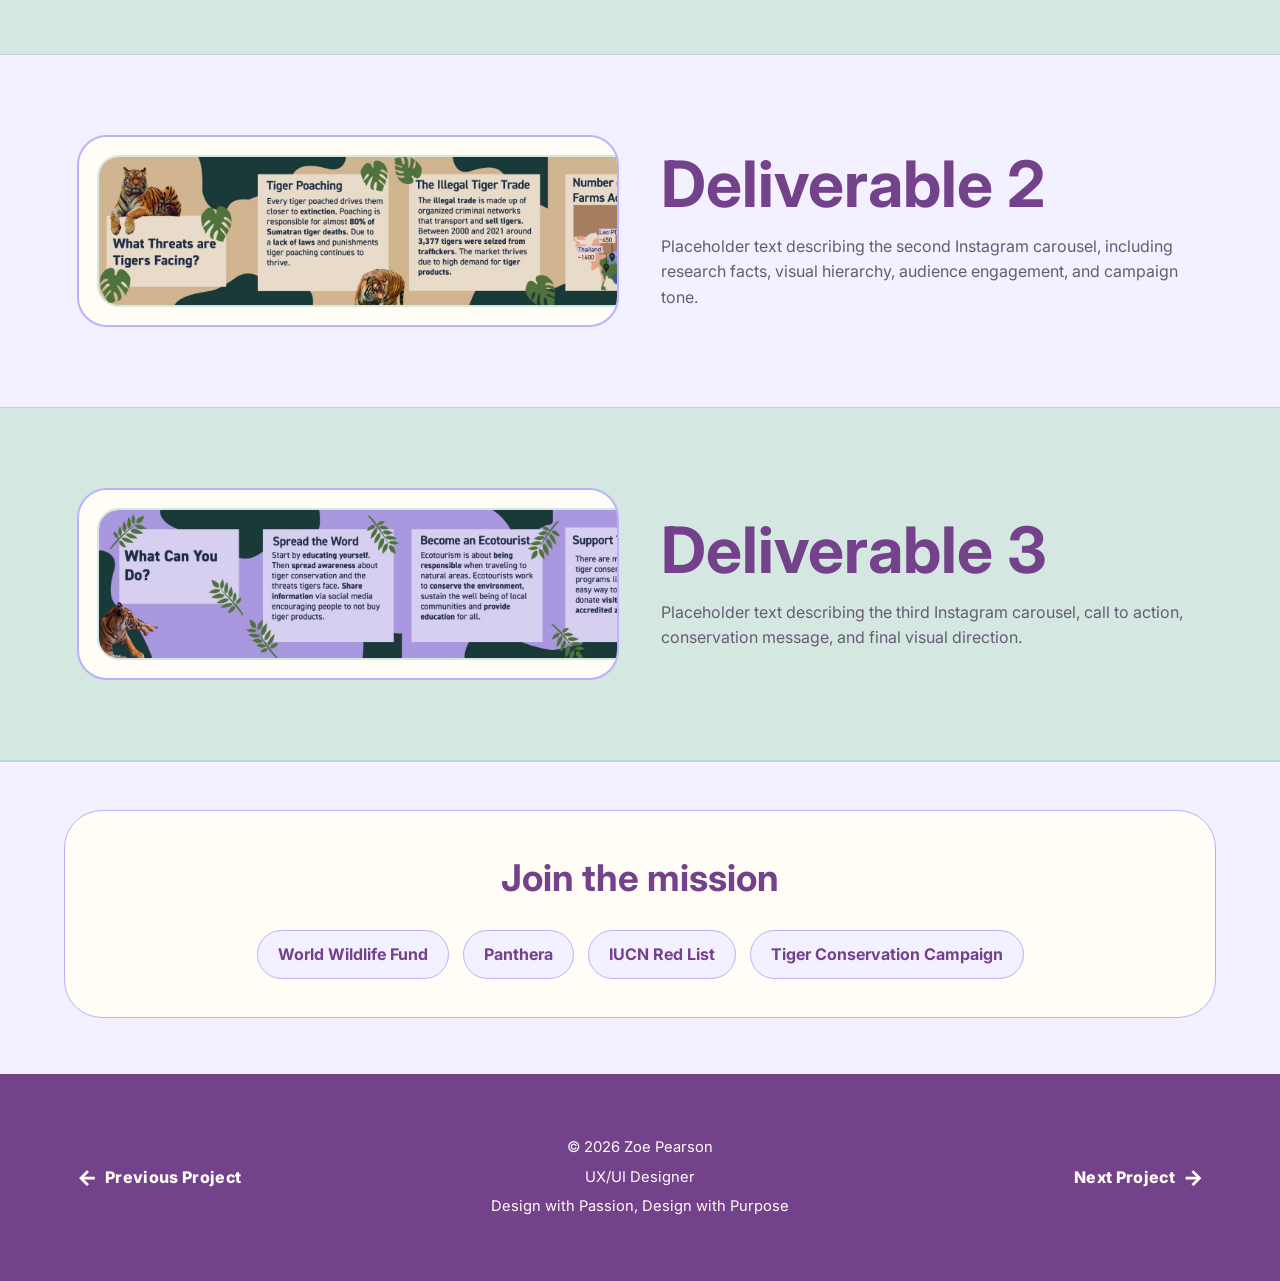
<file: project3.html>
<!DOCTYPE html>
<html lang="en">
<head>
  <meta charset="UTF-8" />
  <meta name="viewport" content="width=device-width, initial-scale=1.0" />
  <title>Sumatran Tiger Conservation</title>
  <link rel="stylesheet" href="style.css" />
    <style>
@import url('https://fonts.googleapis.com/css2?family=Inter:ital,opsz,wght@0,14..32,100..900;1,14..32,100..900&family=Pacifico&display=swap');
</style>
 </head>
<body class="tiger-page">

  <header class="site-header tiger-header">
    <a class="logo-wrap" href="index.html">
      <img src="assets/Zlogo.png" alt="App Logo" class="logo" />
      <span>My Ability</span>
    </a>

    <nav class="main-nav">
      <a href="index.html">Home</a>
      <span>|</span>
      <a href="case-studies.html">Case Studies</a>
      <span>|</span>
      <a href="about-me.html">About Me</a>
      <span>|</span>
      <a href="index.html#contact-footer">Contact</a>
    </nav>
  </header>

  <main>

    <section class="tiger-section tiger-hero">
      <div>
        <p class="tiger-eyebrow">Featured Instagram Carousel</p>
        <h1>Sumatran Tiger Conservation</h1>
        <p>Placeholder mission summary explaining the campaign goal, target audience, conservation message, and visual communication strategy.</p>
      </div>

      <div class="phone-mockup-row">
        <div class="phone-frame"><img src="assets/tiger-insta-mockup1.png" alt="Instagram phone mockup 1"></div>
        <div class="phone-frame"><img src="assets/tiger-insta-mockup2.png" alt="Instagram phone mockup 2"></div>
        <div class="phone-frame"><img src="assets/tiger-insta-mockup3.png" alt="Instagram phone mockup 3"></div>
      </div>
    </section>

    <section class="tiger-section">
      <div>
        <h2>Design Problem</h2>
        <p>Placeholder text explaining the conservation issue, audience awareness gap, visual communication challenge, and why a social media campaign is an effective format.</p>
      </div>

      <div class="slide-carousel" aria-label="Google slides carousel">
        
        <img class="slide-image active" src="assets/Slide1.jpg" alt="Presentation slide 1">
        <img class="slide-image" src="assets/slide2.jpg" alt="Presentation slide 2">
        <img class="slide-image" src="assets/slide3.jpg" alt="Presentation slide 3">
        <img class="slide-image" src="assets/slide4.jpg" alt="Presentation slide 4">
        <img class="slide-image" src="assets/slide5.jpg" alt="Presentation slide 5">
        <img class="slide-image" src="assets/slide6.jpg" alt="Presentation slide 6">
        <img class="slide-image" src="assets/slide7.jpg" alt="Presentation slide 7">
        
      
        <div class="presentation-nav">
          <button class="presentation-nav-btn presentation-prev" type="button" aria-label="Previous slide">Previous</button>
          <div class="presentation-dots">
            <button class="presentation-dot active" type="button" aria-label="Slide 1"></button>
            <button class="presentation-dot" type="button" aria-label="Slide 2"></button>
            <button class="presentation-dot" type="button" aria-label="Slide 3"></button>
            <button class="presentation-dot" type="button" aria-label="Slide 4"></button>
            <button class="presentation-dot" type="button" aria-label="Slide 5"></button>
            <button class="presentation-dot" type="button" aria-label="Slide 6"></button>
            <button class="presentation-dot" type="button" aria-label="Slide 7"></button>
          </div>
          <button class="presentation-nav-btn presentation-next" type="button" aria-label="Next slide">Next</button>
        </div>
      </div>
    </section>

    <section class="tiger-section">
      
      <div class="instagram-long-mockup">
        <img src="assets/tiger-scrollable-1.png" alt="Deliverable 1 long Instagram carousel mockup">
      </div>

      <div>
        <h2>Deliverable 1</h2>
        <p>Placeholder text describing the first Instagram carousel concept, its communication goal, image style, and how it introduces the conservation topic.</p>
      </div>
    </section>

    <section class="tiger-section">
      
      <div class="instagram-long-mockup">
        <img src="assets/tiger-scrollable-2.png" alt="Deliverable 2 long Instagram carousel mockup">
      </div>

      <div>
        <h2>Deliverable 2</h2>
        <p>Placeholder text describing the second Instagram carousel, including research facts, visual hierarchy, audience engagement, and campaign tone.</p>
      </div>
    </section>

    <section class="tiger-section">
      
      <div class="instagram-long-mockup">
        <img src="assets/tiger-scrollable-3.png" alt="Deliverable 3 long Instagram carousel mockup">
      </div>

      <div>
        <h2>Deliverable 3</h2>
        <p>Placeholder text describing the third Instagram carousel, call to action, conservation message, and final visual direction.</p>
      </div>
    </section>

  </main>

  
  <section id="contact-footer" class="mission-section">
    
    <div class="mission-card">
      <h3>Join the mission</h3>

      <div class="mission-resource-grid">
        <a href="https://www.worldwildlife.org/species/sumatran-tiger" target="_blank">World Wildlife Fund</a>

        <a href="https://www.panthera.org/cat/sumatran-tiger" target="_blank">Panthera</a>

        <a href="https://www.iucnredlist.org/" target="_blank">IUCN Red List</a>

        <a href="https://www.tigerconservationcampaign.org/" target="_blank">Tiger Conservation Campaign</a>
      </div>
    </div>
    
  </section>

  <footer class="tiger-minimal-footer">
    <a class="prev-project-link" href="project-two.html"><span>←</span> Previous Project</a>
    <a class="next-project-link" href="project4.html">Next Project <span>→</span></a>

    <div class="project-footer-text">
      <p>© 2026 Zoe Pearson</p>
      <p>UX/UI Designer</p>
      <p>Design with Passion, Design with Purpose</p>
    </div>
  </footer>

  <script src="script.js"></script>
</body>
</html>
</file>
<file: style.css>
:root {
  --bg-primary: #FBFAFF;
  --bg-secondary: #F1F0FF;
  --section-one: #ECEBFF;
  --section-two: #E8F2FF;
  --text-primary: #191E3D;
  --text-secondary: #6F7FA3;
  --button-primary: #8D8CF6;
  --button-secondary: #EEF0FF;
  --link-primary: #8D8CF6;
  --link-secondary: #9F8BFF;
  --hover-link: #4E4B8F;
  --outline-primary: #C9C3FF;
  --outline-secondary: #DDE7FF;
  --blue-soft: #DDEBFF;
  --purple-soft: #EEE9FF;
  --card-glow: rgba(141, 140, 246, 0.18);
}

* {
  box-sizing: border-box;
  margin: 0;
  padding: 0;
}

html {
  scroll-behavior: smooth;
}

body {
  font-family: "Inter", sans-serif;
  background: var(--bg-primary);
  color: var(--text-primary);
  line-height: 1.6;
}

img {
  width: 100%;
  display: block;
  object-fit: cover;
}

a {
  color: var(--link-primary);
  text-decoration: none;
}

a:hover {
  color: var(--hover-link);
}

.site-header {
  position: sticky;
  top: 0;
  z-index: 1000;
  min-height: 72px;
  padding: 14px 6%;
  background: rgba(251, 250, 255, 0.94);
  border-bottom: 1px solid var(--outline-primary);
  display: flex;
  align-items: center;
  justify-content: space-between;
  gap: 24px;
  backdrop-filter: blur(12px);
}

.logo-wrap {
  display: flex;
  align-items: center;
  gap: 12px;
  color: var(--text-primary);
  font-weight: 700;
}

.logo {
  width: 42px;
  height: 42px;
  border-radius: 50%;
  background: var(--button-secondary);
  border: 1px solid var(--outline-primary);
}

.main-nav {
  display: flex;
  align-items: center;
  gap: 12px;
  flex-wrap: wrap;
  font-size: 0.95rem;
}

.main-nav span {
  color: var(--text-secondary);
}

.hero {
  min-height: 72vh;
  background-size: cover;
  background-position: center;
  display: grid;
  place-items: center;
  padding: 6%;
  position: relative;
}

.hero::before {
  content: "";
  position: absolute;
  inset: 0;
  background: rgba(25, 30, 61, 0.25);
}

.hero-title-box {
  position: relative;
  background: rgba(248, 247, 255, 0.9);
  border: 2px solid var(--outline-primary);
  padding: 48px 70px;
  text-align: center;
  border-radius: 28px;
  box-shadow: 0 18px 50px rgba(25, 30, 61, 0.15);
}

.hero-title-box h1 {
  font-size: clamp(2.3rem, 6vw, 5rem);
  letter-spacing: -0.04em;
}

.section {
  padding: 80px 6%;
}

.project-scroller-section {
  background: linear-gradient(135deg, var(--bg-secondary), var(--blue-soft));
}

.horizontal-scroller {
  display: flex;
  gap: 28px;
  overflow-x: auto;
  padding: 10px 4px 22px;
  scroll-snap-type: x mandatory;
}

.scroll-card {
  min-width: 150px;
  text-align: center;
  scroll-snap-align: start;
}

.scroll-card img {
  width: 132px;
  height: 132px;
  margin: 0 auto 12px;
  border-radius: 50%;
  border: 4px solid var(--outline-primary);
  background: var(--button-secondary);
}

.scroll-card p {
  font-weight: 700;
  color: var(--text-primary);
}

.featured-projects {
  display: grid;
  gap: 48px;
}

.feature-block {
  display: grid;
  grid-template-columns: 1fr 1fr;
  gap: 36px;
  align-items: center;
  background: linear-gradient(145deg, var(--section-one), var(--section-two));
  padding: 32px;
  border-radius: 32px;
  border: 1px solid var(--outline-primary);
}

.feature-block.reverse img {
  order: 2;
}

.feature-block img {
  min-height: 380px;
  border-radius: 24px;
  background: var(--button-secondary);
}

.feature-text {
  display: flex;
  flex-direction: column;
  align-items: flex-start;
  gap: 16px;
}

.filter-row {
  display: flex;
  flex-wrap: wrap;
  gap: 10px;
}

.filter-row span {
  background: var(--button-secondary);
  color: var(--text-primary);
  border: 1px solid var(--outline-primary);
  border-radius: 999px;
  padding: 8px 14px;
  font-size: 0.85rem;
  font-weight: 700;
}

.feature-text h2,
.gallery-cta h2,
.about-card h2,
.skills-header h2,
.subpage-hero h1 {
  font-size: clamp(1.8rem, 4vw, 3rem);
  line-height: 1.1;
}

.feature-text p,
.gallery-cta p,
.about-card p,
.subpage-hero p {
  color: var(--text-secondary);
  max-width: 620px;
}

.button {
  display: inline-block;
  background: var(--button-primary);
  color: white;
  padding: 12px 22px;
  border-radius: 999px;
  font-weight: 700;
  border: 1px solid var(--button-primary);
  transition: 0.2s ease;
}

.button:hover {
  background: var(--hover-link);
  color: white;
  transform: translateY(-2px);
}

.portfolio-gallery {
  background: linear-gradient(135deg, var(--purple-soft), var(--blue-soft));
  display: grid;
  grid-template-columns: 1.3fr 0.7fr;
  gap: 36px;
  align-items: center;
}

.gallery-grid,
.full-gallery {
  display: grid;
  grid-template-columns: repeat(2, 1fr);
  gap: 24px;
}

.gallery-card {
  background: var(--bg-primary);
  border: 1px solid var(--outline-primary);
  border-radius: 24px;
  padding: 16px;
}

.gallery-card img {
  height: 220px;
  border-radius: 18px;
  margin-bottom: 14px;
  background: var(--button-secondary);
}

.gallery-card h3 {
  margin-bottom: 6px;
}

.gallery-card p {
  color: var(--text-secondary);
}

.gallery-cta {
  background: linear-gradient(145deg, #F6F3FF, #E8F2FF);
  border-radius: 28px;
  padding: 36px;
  border: 1px solid var(--outline-primary);
}

.gallery-cta p {
  margin: 12px 0 24px;
}

.about-skills {
  display: grid;
  grid-template-columns: 1fr 1fr;
  gap: 36px;
  align-items: stretch;
}

.about-card {
  background: var(--section-one);
  border-radius: 32px;
  padding: 28px;
  border: 1px solid var(--outline-primary);
}

.about-card img {
  height: 320px;
  border-radius: 24px;
  margin-bottom: 24px;
  background: var(--button-secondary);
}

.skills-grid {
  display: grid;
  grid-template-columns: repeat(2, 1fr);
  gap: 24px;
}

.skill-category-card {
  background: linear-gradient(145deg, #FBFAFF, #EEF4FF);
  border: 1px solid var(--outline-primary);
  border-radius: 30px;
  padding: 30px;
  box-shadow: 0 18px 40px var(--card-glow);
}

.skill-category-card h3 {
  display: inline-block;
  margin-bottom: 20px;
  padding: 10px 20px;
  border-radius: 999px;
  color: white;
  background: linear-gradient(135deg, #9381FF, #78A6F5);
  font-size: 1rem;
}

.skill-list {
  display: grid;
  gap: 14px;
}

.skill-list span {
  display: block;
  padding: 14px 16px;
  background: rgba(255, 255, 255, 0.68);
  border: 1px solid var(--outline-primary);
  border-radius: 18px;
  color: var(--text-secondary);
  font-size: 1rem;
}

.contact-footer {
  padding: 80px 6%;
  text-align: center;
  background: var(--text-primary);
  color: white;
}

.contact-footer h2 {
  font-size: clamp(2rem, 5vw, 4rem);
  margin-bottom: 24px;
}

.footer-buttons {
  display: flex;
  justify-content: center;
  gap: 16px;
  flex-wrap: wrap;
}

.subpage-hero {
  padding: 110px 6% 70px;
  background: var(--bg-secondary);
  text-align: center;
}

.full-gallery {
  grid-template-columns: repeat(4, 1fr);
}

.about-page-layout {
  display: grid;
  grid-template-columns: 0.8fr 1.2fr;
  gap: 36px;
  align-items: center;
}

.about-page-layout img {
  min-height: 430px;
  border-radius: 32px;
  background: var(--button-secondary);
}

.about-page-layout p {
  color: var(--text-secondary);
  margin-top: 16px;
}

@media (max-width: 900px) {
  .site-header {
    align-items: flex-start;
    flex-direction: column;
  }

  .feature-block,
  .portfolio-gallery,
  .about-skills,
  .about-page-layout {
    grid-template-columns: 1fr;
  }

  .feature-block.reverse img {
    order: 0;
  }

  .full-gallery {
    grid-template-columns: repeat(2, 1fr);
  }

  .hero-title-box {
    padding: 36px 28px;
  }
}

@media (max-width: 600px) {
  .section {
    padding: 56px 5%;
  }

  .main-nav {
    gap: 8px;
    font-size: 0.85rem;
  }

  .feature-block {
    padding: 20px;
  }

  .feature-block img {
    min-height: 260px;
  }

  .gallery-grid,
  .full-gallery,
  .skills-grid {
    grid-template-columns: 1fr;
  }

  .scroll-card {
    min-width: 124px;
  }

  .scroll-card img {
    width: 108px;
    height: 108px;
  }
}


/* CASE STUDIES PAGE - NO GRADIENTS */
.case-page {
  background: #DAF0FB;
  color: #0C4542;
}

.case-page .site-header {
  background: rgba(218, 240, 251, 0.96);
  border-bottom: 1px solid #75D1B7;
}

.case-page .logo {
  background: #DDD2FF;
  border-color: #75D1B7;
}

.case-page .logo-wrap,
.case-page .main-nav a {
  color: #0C4542;
}

.case-page .main-nav a:hover {
  color: #3E8DA3;
}

.case-page .main-nav span {
  color: #3E8DA3;
}

.case-intro {
  padding: 110px 6% 70px;
  text-align: center;
  background: #DDD2FF;
}

.case-intro h1 {
  font-size: clamp(2.5rem, 7vw, 5rem);
  line-height: 1;
  margin-bottom: 18px;
}

.case-intro p {
  max-width: 720px;
  margin: 0 auto;
  color: #1D2340;
  font-size: 1.1rem;
}

.case-feature-list {
  padding: 70px 6%;
  display: grid;
  gap: 42px;
}

.case-feature-block {
  display: grid;
  grid-template-columns: 1fr 1fr;
  gap: 34px;
  align-items: center;
  background: #F8FDFF;
  border: 2px solid #75D1B7;
  border-radius: 34px;
  padding: 30px;
}

.case-feature-block:nth-child(even) {
  background: #F4F1FF;
}

.case-feature-block.reverse img {
  order: 2;
}

.case-feature-block img {
  min-height: 380px;
  border-radius: 26px;
  background: #DAF0FB;
  border: 1px solid #75D1B7;
}

.case-feature-text {
  display: flex;
  flex-direction: column;
  align-items: flex-start;
  gap: 16px;
}

.case-feature-text h2 {
  font-size: clamp(1.8rem, 4vw, 3.2rem);
  color: #0C4542;
  line-height: 1.05;
}

.case-feature-text p {
  color: #1D2340;
  max-width: 620px;
}

.case-page .filter-row span {
  background: #DDD2FF;
  color: #0C4542;
  border: 1px solid #75D1B7;
}

.case-page .filter-row span:nth-child(2) {
  background: #DAF0FB;
}

.case-page .filter-row span:nth-child(3) {
  background: #DFF8F1;
}

.case-button {
  background: #3E8DA3;
  border-color: #3E8DA3;
  color: white;
}

.case-button:hover {
  background: #0C4542;
  border-color: #0C4542;
  color: white;
}

.case-footer {
  display: grid;
  grid-template-columns: 1fr 1fr;
  gap: 34px;
  align-items: center;
  padding: 80px 6%;
  background: #0C4542;
  color: white;
}

.case-footer h2 {
  font-size: clamp(2rem, 5vw, 4rem);
  line-height: 1;
  margin-bottom: 14px;
}

.case-footer p {
  color: #DAF0FB;
  max-width: 620px;
}

.case-footer .footer-buttons {
  justify-content: flex-end;
}

@media (max-width: 900px) {
  .case-feature-block,
  .case-footer {
    grid-template-columns: 1fr;
  }

  .case-feature-block.reverse img {
    order: 0;
  }

  .case-footer .footer-buttons {
    justify-content: flex-start;
  }
}

@media (max-width: 600px) {
  .case-intro {
    padding: 90px 5% 50px;
  }

  .case-feature-list {
    padding: 48px 5%;
  }

  .case-feature-block {
    padding: 20px;
  }

  .case-feature-block img {
    min-height: 260px;
  }
}


/* MY ABILITY PROJECT PAGE */
.ability-page {
  background: #FFF0E9;
  color: #305FA4;
}

.ability-page .site-header {
  background: rgba(255, 240, 233, 0.96);
  border-bottom: 1px solid #E5C5C6;
}

.ability-page .logo {
  background: #F2AAA5;
  border-color: #E5C5C6;
}

.ability-page .logo-wrap,
.ability-page .main-nav a {
  color: #305FA4;
}

.ability-page .main-nav a:hover {
  color: #006E87;
}

.ability-page .main-nav span {
  color: #006E87;
}

.ability-section {
  display: grid;
  grid-template-columns: 1fr 1fr;
  gap: 42px;
  align-items: center;
  padding: 80px 6%;
  border-bottom: 1px solid #E5C5C6;
}

.ability-section:nth-child(even) {
  background: #FBE4E0;
}

.ability-section:nth-child(odd) {
  background: #FFF0E9;
}

.ability-hero {
  padding-top: 120px;
}

.eyebrow {
  color: #006E87;
  font-weight: 700;
  letter-spacing: 0.08em;
  text-transform: uppercase;
  margin-bottom: 10px;
}

.ability-section h1 {
  font-size: clamp(3rem, 8vw, 6rem);
  line-height: 0.95;
  margin-bottom: 20px;
}

.ability-section h2 {
  font-size: clamp(2rem, 5vw, 4rem);
  line-height: 1;
  margin-bottom: 18px;
}

.ability-section h3 {
  color: #006E87;
  font-size: 1.35rem;
  margin-bottom: 10px;
}

.ability-section p {
  color: #006E87;
  max-width: 650px;
}

.mockup-carousel {
  position: relative;
  min-height: 520px;
  background: #E5C5C6;
  border: 2px solid #F2AAA5;
  border-radius: 34px;
  overflow: hidden;
}

.carousel-image {
  display: none;
  width: 100%;
  height: 520px;
  object-fit: cover;
  background: #FFF0E9;
}

.carousel-image.active {
  display: block;
}

.carousel-btn {
  position: absolute;
  top: 50%;
  z-index: 5;
  transform: translateY(-50%);
  width: 44px;
  height: 44px;
  border: none;
  border-radius: 50%;
  background: #305FA4;
  color: white;
  font-size: 1.4rem;
  cursor: pointer;
}

.carousel-btn.prev {
  left: 16px;
}

.carousel-btn.next {
  right: 16px;
}

.metrics-grid {
  display: grid;
  grid-template-columns: repeat(2, 1fr);
  gap: 18px;
}

.metrics-grid article {
  min-height: 150px;
  padding: 22px;
  border-radius: 26px;
  background: #FFF0E9;
  border: 2px solid #F2AAA5;
  display: flex;
  flex-direction: column;
  justify-content: center;
  align-items: flex-start;
}

.metrics-grid strong {
  font-size: clamp(2.4rem, 6vw, 4rem);
  line-height: 1;
  color: #305FA4;
}

.metrics-grid span {
  color: #006E87;
  font-weight: 700;
  margin-top: 8px;
}

.award-summary img {
  max-width: 230px;
  height: min-content;
  object-fit: cover;
  border-radius: 24px;
  background: #FFF0E9;
  border: 2px solid #F2AAA5;
  margin-bottom: 20px;
}

.persona-pair {
  display: grid;
  grid-template-columns: 1fr 1fr;
  gap: 18px;
}

.persona-card {
  background: #FFF0E9;
  border: 2px solid #F2AAA5;
  border-radius: 26px;
  padding: 18px;
}

.persona-card img {
  height: 210px;
  border-radius: 20px;
  background: #E5C5C6;
  margin-bottom: 16px;
}

.research-chart {
  min-height: 260px;
  border-radius: 24px;
  background: #E5C5C6;
  border: 2px solid #F2AAA5;
  margin-top: 14px;
}

.subheading {
  margin-top: 30px;
}

.wireframe-grid {
  display: grid;
  grid-template-columns: repeat(2, 1fr);
  gap: 18px;
}

.wireframe-grid img {
  height: 220px;
  object-fit:fill;
  border-radius: 22px;
  background: #E5C5C6;
  border: 2px solid #F2AAA5;
}

.flow-diagram {
  display: grid;
  grid-template-columns: 1fr 90px 1fr;
  gap: 18px;
  align-items: center;
}

.flow-diagram img {
  min-height: 260px;
  min-width: 180px; 
  border-radius: 24px;
  background: #E5C5C6;
  border: 2px solid #F2AAA5;
}

.flow-diagram svg {
  width: 90px;
  height: 50px;
}

.flow-diagram line,
.flow-diagram polyline {
  stroke: #006E87;
  stroke-width: 6;
  fill: none;
  stroke-linecap: round;
  stroke-linejoin: round;
}

.roadmap-gallery {
  display: grid;
  grid-template-columns: repeat(4, 1fr);
  gap: 10px;
}

.roadmap-gallery img {
  aspect-ratio: 1 / 1;
  border-radius: 16px;
  background: #E5C5C6;
  border: 2px solid #F2AAA5;
}

.ability-footer {
  display: grid;
  grid-template-columns: 1fr 1fr;
  gap: 42px;
  align-items: center;
  padding: 80px 6%;
  background: #305FA4;
  color: white;
}

.footer-action-group {
  display: flex;
  gap: 16px;
  flex-wrap: wrap;
}

.ability-button {
  display: inline-block;
  padding: 14px 24px;
  border-radius: 999px;
  background: #FFF0E9;
  color: #305FA4;
  border: 2px solid #FFF0E9;
  font-weight: 700;
}

.ability-button.large {
  font-size: 1.05rem;
  padding: 16px 30px;
}

.ability-button.secondary {
  background: #F2AAA5;
  border-color: #F2AAA5;
  color: #305FA4;
}

.ability-button:hover {
  background: #006E87;
  border-color: #006E87;
  color: white;
}

.ability-footer h3 {
  font-size: 2rem;
  margin-bottom: 16px;
}

.ability-footer ul {
  list-style: none;
  display: grid;
  gap: 10px;
}

.ability-footer li {
  color: #FFF0E9;
}

@media (max-width: 900px) {
  .ability-section,
  .ability-footer {
    grid-template-columns: 1fr;
  }

  .persona-pair {
    grid-template-columns: 1fr;
  }

  .flow-diagram {
    grid-template-columns: 1fr;
  }

  .flow-diagram svg {
    transform: rotate(90deg);
    margin: 0 auto;
  }

  .roadmap-gallery {
    grid-template-columns: repeat(3, 1fr);
  }
}

@media (max-width: 600px) {
  .ability-section {
    padding: 56px 5%;
  }

  .ability-hero {
    padding-top: 100px;
  }

  .metrics-grid,
  .wireframe-grid {
    grid-template-columns: 1fr;
  }

  .roadmap-gallery {
    grid-template-columns: repeat(2, 1fr);
  }

  .mockup-carousel,
  .carousel-image {
    min-height: 380px;
    height: 380px;
  }
}


/* HIP DYSPLASIA PROJECT PAGE */
.hip-page {
  background: #F6FFFA;
  color: #8B4C41;
}

.hip-page .site-header {
  background: rgba(246, 255, 250, 0.96);
  border-bottom: 1px solid #A0BBB2;
}

.hip-page .logo {
  background: #DA7D91;
  border-color: #A0BBB2;
}

.hip-page .logo-wrap,
.hip-page .main-nav a {
  color: #8B4C41;
}

.hip-page .main-nav a:hover {
  color: #DA7D91;
}

.hip-page .main-nav span {
  color: #A0BBB2;
}

.hip-section {
  display: grid;
  grid-template-columns: 1fr 1fr;
  gap: 42px;
  align-items: center;
  padding: 80px 6%;
  border-bottom: 1px solid #A0BBB2;
}

.hip-section:nth-child(even) {
  background: #E6E6DB;
}

.hip-section:nth-child(odd) {
  background: #F6FFFA;
}

.hip-hero {
  padding-top: 120px;
}

.hero-title-row {
  display: flex;
  align-items: center;
  gap: 20px;
  flex-wrap: wrap;
  margin-bottom: 20px;
}

.hero-title-row h1 {
  font-size: clamp(3rem, 8vw, 6rem);
  line-height: 0.95;
}

.hip-section h2 {
  font-size: clamp(2rem, 5vw, 4rem);
  line-height: 1;
  margin-bottom: 18px;
}

.hip-section h3 {
  font-size: 1.4rem;
  margin-bottom: 10px;
  color: #DA7D91;
}

.hip-section p {
  color: #8B4C41;
  max-width: 640px;
}

.hip-button {
  display: inline-block;
  padding: 14px 24px;
  border-radius: 999px;
  background: #DA7D91;
  border: 2px solid #DA7D91;
  color: white;
  font-weight: 700;
}

.hip-button.large {
  font-size: 1.15rem;
  padding: 18px 34px;
}

.hip-button.secondary {
  background: #8B4C41;
  border-color: #8B4C41;
}

.hip-button:hover {
  background: #30543E;
  border-color: #30543E;
  color: white;
}

.website-mockup-scroll {
  height: 620px;
  overflow-y: auto;
  border-radius: 32px;
  border: 2px solid #A0BBB2;
  background: #E6E6DB;
}

.website-mockup-scroll img {
  width: 100%;
  min-height: 1200px;
  object-fit: cover;
}

.hip-metrics-grid {
  display: grid;
  grid-template-columns: repeat(2, 1fr);
  gap: 18px;
}

.hip-metrics-grid article {
  min-height: 150px;
  background: #F6FFFA;
  border: 2px solid #A0BBB2;
  border-radius: 26px;
  padding: 22px;
  display: flex;
  flex-direction: column;
  justify-content: center;
  align-items: flex-start;
}

.hip-metrics-grid strong {
  font-size: clamp(2.3rem, 5vw, 4rem);
  line-height: 1;
  color: #DA7D91;
}

.hip-metrics-grid span {
  margin-top: 10px;
  font-weight: 700;
  color: #8B4C41;
}

.hip-persona-grid {
  display: grid;
  grid-template-columns: 1fr 1fr;
  gap: 18px;
}

.hip-persona-card {
  background: #F6FFFA;
  border: 2px solid #A0BBB2;
  border-radius: 28px;
  padding: 18px;
}

.hip-persona-card img {
  height: 220px;
  border-radius: 22px;
  margin-bottom: 14px;
  background: #E6E6DB;
}

.deliverable-images {
  display: grid;
  grid-template-columns: 1fr 1fr;
  gap: 18px;
  margin-top: 20px;
}

.deliverable-images img {
  height: 240px;
  border-radius: 24px;
  background: #E6E6DB;
  border: 2px solid #A0BBB2;
}

.hip-wireframe-grid {
  display: grid;
  grid-template-columns: repeat(2, 1fr);
  gap: 18px;
}

.hip-wireframe-grid img {
  height: 220px;
  border-radius: 22px;
  background: #E6E6DB;
  border: 2px solid #A0BBB2;
}

.hip-final-grid {
  display: grid;
  grid-template-columns: repeat(3, 1fr);
  gap: 14px;
}

.hip-final-grid img {
  aspect-ratio: 1 / 1;
  border-radius: 18px;
  background: #E6E6DB;
  object-fit:fill;
  border: 2px solid #A0BBB2;
}

.hip-footer {
  display: grid;
  grid-template-columns: 1fr 1fr;
  gap: 40px;
  align-items: center;
  padding: 80px 6%;
  background: #8B4C41;
}

.hip-footer-actions {
  display: flex;
  justify-content: flex-end;
  gap: 16px;
  flex-wrap: wrap;
}

@media (max-width: 900px) {
  .hip-section,
  .hip-footer {
    grid-template-columns: 1fr;
  }

  .hip-persona-grid,
  .deliverable-images {
    grid-template-columns: 1fr;
  }

  .hip-footer-actions {
    justify-content: flex-start;
  }
}

@media (max-width: 600px) {
  .hip-section {
    padding: 56px 5%;
  }

  .hip-hero {
    padding-top: 100px;
  }

  .hero-title-row {
    flex-direction: column;
    align-items: flex-start;
  }

  .hip-metrics-grid,
  .hip-wireframe-grid,
  .hip-final-grid {
    grid-template-columns: 1fr;
  }

  .website-mockup-scroll {
    height: 420px;
  }
}


/* SUMATRAN TIGER CONSERVATION PAGE */
.tiger-page {
  background: #FFFDF6;
  color: #74418B;
}

.tiger-page .site-header {
  background: rgba(255, 253, 246, 0.96);
  border-bottom: 1px solid #A0B1BB;
}

.tiger-page .logo {
  background: #DA9E7D;
  border-color: #A0B1BB;
}

.tiger-page .logo-wrap,
.tiger-page .main-nav a {
  color: #74418B;
}

.tiger-page .main-nav a:hover {
  color: #DA9E7D;
}

.tiger-page .main-nav span {
  color: #A0B1BB;
}

.tiger-section {
  display: grid;
  grid-template-columns: 1fr 1fr;
  gap: 42px;
  align-items: center;
  padding: 80px 6%;
  border-bottom: 1px solid #A0B1BB;
}

.tiger-section:nth-child(even) {
  background: #D4E8E1;
}

.tiger-section:nth-child(odd) {
  background: #FFFDF6;
}

.tiger-hero {
  padding-top: 120px;
}

.tiger-eyebrow {
  color: #DA9E7D;
  font-weight: 700;
  letter-spacing: 0.08em;
  text-transform: uppercase;
  margin-bottom: 12px;
}

.tiger-section h1 {
  font-size: clamp(3rem, 7vw, 6rem);
  line-height: 0.95;
  margin-bottom: 22px;
}

.tiger-section h2 {
  font-size: clamp(2rem, 5vw, 4rem);
  line-height: 1;
  margin-bottom: 18px;
}

.tiger-section p {
  color: #74418B;
  max-width: 650px;
}

.phone-mockup-row {
  display: grid;
  grid-template-columns: repeat(3, 1fr);
  gap: 18px;
}

.phone-frame {
  aspect-ratio: 9 / 18;
  border: 10px solid #74418B;
  border-radius: 34px;
  padding: 8px;
  background: #FFFDF6;
  box-shadow: 0 10px 0 #A0B1BB;
}

.phone-frame img {
  width: 100%;
  height: 100%;
  border-radius: 22px;
  object-fit: contain;
  background: #D4E8E1;
}

.slide-carousel {
  position: relative;
  min-height: 420px;
  background: #FFFDF6;
  border: 2px solid #A0B1BB;
  border-radius: 30px;
  overflow: hidden;
}

.slide-image {
  display: none;
  width: 100%;
  height: 420px;
  object-fit: contain;
  background: #D4E8E1;
}

.slide-image.active {
  display: block;
}

.tiger-page .carousel-btn {
  background: #74418B;
  color: #FFFDF6;
}

.instagram-carousel-mockup {
  display: grid;
  gap: 14px;
  padding: 20px;
  background: #FFFDF6;
  border: 2px solid #A0B1BB;
  border-radius: 30px;
}

.instagram-carousel-mockup.four {
  grid-template-columns: repeat(2, 1fr);
}

.instagram-carousel-mockup.five {
  grid-template-columns: repeat(5, minmax(130px, 1fr));
  overflow-x: auto;
}

.instagram-carousel-mockup img {
  aspect-ratio: 4 / 5;
  min-width: 130px;
  border-radius: 20px;
  background: #D4E8E1;
  border: 2px solid #DA9E7D;
}

.tiger-footer {
  display: grid;
  grid-template-columns: 1fr 1fr;
  gap: 42px;
  align-items: center;
  padding: 80px 6%;
  background: #74418B;
  color: #FFFDF6;
}

.tiger-footer h2 {
  font-size: clamp(2rem, 5vw, 4rem);
  line-height: 1;
  margin-bottom: 22px;
}

.mission-links {
  display: grid;
  gap: 14px;
  max-width: 360px;
}

.tiger-button {
  display: inline-block;
  padding: 14px 22px;
  border-radius: 999px;
  background: #DA9E7D;
  border: 2px solid #DA9E7D;
  color: #FFFDF6;
  font-weight: 700;
  text-align: center;
}

.tiger-button.large {
  padding: 18px 30px;
  font-size: 1.05rem;
}

.tiger-button.secondary {
  background: #D4E8E1;
  border-color: #D4E8E1;
  color: #74418B;
}

.tiger-button:hover {
  background: #FFFDF6;
  border-color: #FFFDF6;
  color: #74418B;
}

.tiger-footer-actions {
  display: flex;
  justify-content: flex-end;
  gap: 16px;
  flex-wrap: wrap;
}

@media (max-width: 700px) {
  .phone-mockup-row {
    grid-template-columns: 1fr;
  }

  .phone-frame {
    max-width: 260px;
    margin: 0 auto;
  }
}

@media (max-width: 900px) {
  .tiger-section,
  .tiger-footer {
    grid-template-columns: 1fr;
  }

  .tiger-footer-actions {
    justify-content: flex-start;
  }
}

@media (max-width: 600px) {
  .tiger-section {
    padding: 56px 5%;
  }

  .tiger-hero {
    padding-top: 100px;
  }

  .instagram-carousel-mockup.four,
  .instagram-carousel-mockup.five {
    grid-template-columns: 1fr;
  }

  .slide-carousel,
  .slide-image {
    min-height: 300px;
    height: 300px;
  }
}


/* CODING PROJECTS PAGE */
.coding-page {
  background: #FFEBED;
  color: #27153D;
}

.coding-page .site-header {
  background: rgba(255, 235, 237, 0.96);
  border-bottom: 1px solid #A6C9B6;
}

.coding-page .logo {
  background: #F6B6B7;
  border-color: #A6C9B6;
}

.coding-page .logo-wrap,
.coding-page .main-nav a {
  color: #27153D;
}

.coding-page .main-nav a:hover {
  color: #3E828E;
}

.coding-page .main-nav span {
  color: #3E828E;
}

.coding-section {
  display: grid;
  grid-template-columns: 1fr 1fr;
  gap: 45px;
  align-items: center;
  padding: 80px 6%;
  border-bottom: 1px solid #A6C9B6;
}

.coding-section:nth-child(even) {
  background: #F6B6B7;
}

.coding-section:nth-child(odd) {
  background: #FFEBED;
}

.coding-hero {
  padding-top: 120px;
}

.coding-eyebrow {
  color: #3E828E;
  font-weight: 700;
  letter-spacing: 0.08em;
  text-transform: uppercase;
  margin-bottom: 12px;
}

.coding-section h1 {
  font-size: clamp(3rem, 8vw, 6rem);
  line-height: 0.95;
  margin-bottom: 20px;
}

.coding-section h2,
.coding-journey-section h2 {
  font-size: clamp(2rem, 5vw, 4rem);
  line-height: 1;
  margin-bottom: 18px;
}

.coding-section h3,
.coding-journey-section h3 {
  color: #3E828E;
}

.coding-section p,
.coding-journey-section p {
  color: #27153D;
  max-width: 650px;
}

.story-stack {
  display: grid;
  gap: 18px;
}

.story-stack article,
.zigzag-projects article {
  display: grid;
  grid-template-columns: 170px 1fr;
  gap: 34px;
  align-items: center;
  background: #FFEBED;
  border: 2px solid #A6C9B6;
  border-radius: 26px;
  padding: 16px;
}

.story-stack img,
.zigzag-projects img {
  height: 130px;
  width: fit-content; 
  border-radius: 18px;
  background: #A6C9B6;
  border: 1px solid #3E828E;
}

.coding-grid {
  display: grid;
  gap: 18px;
}

.four-grid {
  grid-template-columns: repeat(2, 1fr);
}

.game-grid {
  grid-template-columns: repeat(3, 1fr);
}

.coding-grid img {
  min-height: 210px;
  border-radius: 22px;
  background: #A6C9B6;
  border: 2px solid #3E828E;
}

.coding-carousel {
  position: relative;
  min-height: 430px;
  border-radius: 30px;
  overflow: hidden;
  background: #FFEBED;
  border: 2px solid #A6C9B6;
}

.coding-slide {
  display: none;
  width: 100%;
  height: 430px;
  object-fit: cover;
  background: #A6C9B6;
}

.coding-slide.active {
  display: block;
}

.coding-page .carousel-btn {
  background: #27153D;
  color: #FFEBED;
}

.coding-journey-section {
  padding: 80px 6%;
  background: #A6C9B6;
  border-bottom: 1px solid #3E828E;
}

.journey-flow {
  display: grid;
  grid-template-columns: 1fr 80px 1fr 80px 1fr 80px 1fr;
  gap: 16px;
  align-items: center;
  margin-top: 30px;
}

.journey-flow article {
  background: #FFEBED;
  border: 2px solid #3E828E;
  border-radius: 26px;
  padding: 18px;
}

.journey-flow img {
  height: 150px;
  border-radius: 18px;
  background: #F6B6B7;
  margin-bottom: 14px;
}

.journey-flow svg {
  width: 80px;
}

.journey-flow line,
.journey-flow polyline {
  stroke: #27153D;
  stroke-width: 6;
  fill: none;
  stroke-linecap: round;
  stroke-linejoin: round;
}

.zigzag-projects {
  display: grid;
  gap: 18px;
}

.zigzag-projects article:nth-child(even) img {
  order: 2;
}

.coding-button {
  display: inline-block;
  padding: 14px 24px;
  border-radius: 999px;
  background: #3E828E;
  border: 2px solid #3E828E;
  color: white;
  font-weight: 700;
  text-align: center;
}

.coding-button.large {
  font-size: 1.1rem;
  padding: 18px 34px;
}

.coding-button.secondary {
  background: #F6B6B7;
  border-color: #F6B6B7;
  color: #27153D;
}

.coding-button:hover {
  background: #27153D;
  border-color: #27153D;
  color: white;
}

.coding-footer {
  display: grid;
  grid-template-columns: 1fr 1fr;
  gap: 42px;
  align-items: center;
  padding: 80px 6%;
  background: #27153D;
}

.coding-footer-actions {
  display: flex;
  justify-content: flex-end;
}

@media (max-width: 1100px) {
  .journey-flow {
    grid-template-columns: 1fr;
  }

  .journey-flow svg {
    transform: rotate(90deg);
    margin: 0 auto;
  }
}

@media (max-width: 900px) {
  .coding-section,
  .coding-footer {
    grid-template-columns: 1fr;
  }

  .coding-footer-actions {
    justify-content: flex-start;
  }

  .game-grid {
    grid-template-columns: repeat(2, 1fr);
  }
}

@media (max-width: 600px) {
  .coding-section,
  .coding-journey-section {
    padding: 56px 5%;
  }

  .coding-hero {
    padding-top: 100px;
  }

  .four-grid,
  .game-grid {
    grid-template-columns: 1fr;
  }

  .story-stack article,
  .zigzag-projects article {
    grid-template-columns: 1fr;
  }

  .zigzag-projects article:nth-child(even) img {
    order: 0;
  }

  .coding-carousel,
  .coding-slide {
    min-height: 320px;
    height: 320px;
  }
}


/* MOTION GRAPHICS PAGE */
.motion-page {
  background: #FBF2DA;
  color: #41450C;
}

.motion-page .site-header {
  background: rgba(251, 242, 218, 0.96);
  border-bottom: 1px solid #D19175;
}

.motion-page .logo {
  background: #FFD2E4;
  border-color: #D19175;
}

.motion-page .logo-wrap,
.motion-page .main-nav a {
  color: #41450C;
}

.motion-page .main-nav a:hover {
  color: #8BA33E;
}

.motion-page .main-nav span {
  color: #D19175;
}

.motion-section {
  display: grid;
  grid-template-columns: 1fr 1fr;
  gap: 42px;
  align-items: center;
  padding: 80px 6%;
  border-bottom: 1px solid #D19175;
}

.motion-section:nth-child(even) {
  background: #FFD2E4;
}

.motion-section:nth-child(odd) {
  background: #FBF2DA;
}

.motion-hero {
  padding-top: 120px;
}

.motion-eyebrow {
  color: #8BA33E;
  font-weight: 700;
  letter-spacing: 0.08em;
  text-transform: uppercase;
  margin-bottom: 12px;
}

.motion-section h1 {
  font-size: clamp(3rem, 8vw, 6rem);
  line-height: 0.95;
  margin-bottom: 20px;
}

.motion-section h2 {
  font-size: clamp(2rem, 5vw, 4rem);
  line-height: 1;
  margin-bottom: 18px;
}

.motion-section p {
  color: #41450C;
  max-width: 650px;
}

.motion-video-card,
.promo-video-mockup,
.tv-mockup {
  background: #41450C;
  border: 3px solid #8BA33E;
  border-radius: 30px;
  padding: 18px;
}

.motion-video-card video,
.promo-video-mockup video,
.tv-mockup img {
  width: 100%;
  min-height: 390px;
  border-radius: 20px;
  background: #D19175;
  object-fit: cover;
}

.video-controls {
  display: grid;
  grid-template-columns: auto 1fr auto;
  gap: 14px;
  align-items: center;
  margin-top: 14px;
  color: #FBF2DA;
}

.motion-play-toggle {
  border: none;
  border-radius: 999px;
  background: #FFD2E4;
  color: #41450C;
  padding: 10px 16px;
  font-weight: 700;
  cursor: pointer;
}

.progress-wrap {
  height: 10px;
  border-radius: 999px;
  background: rgba(251, 242, 218, 0.35);
  overflow: hidden;
}

.progress-bar {
  width: 0%;
  height: 100%;
  background: #8BA33E;
}

.video-time {
  font-size: 0.9rem;
  white-space: nowrap;
}

.learning-card-grid {
  display: grid;
  grid-template-columns: repeat(2, 1fr);
  gap: 18px;
  margin-top: 22px;
}

.learning-card-grid article {
  background: #FBF2DA;
  border: 2px solid #D19175;
  border-radius: 22px;
  overflow: hidden;
}

.learning-card-grid img {
  height: 150px;
  background: #D19175;
}

.learning-card-grid p {
  padding: 12px;
  font-weight: 700;
}

.headshot-scorebug {
  display: grid;
  grid-template-columns: 1fr;
  gap: 18px;
}

.headshot-scorebug img {
  min-height: 250px;
  border-radius: 24px;
  background: #D19175;
  border: 3px solid #8BA33E;
}

.motion-button {
  display: inline-block;
  padding: 14px 24px;
  border-radius: 999px;
  background: #8BA33E;
  border: 2px solid #8BA33E;
  color: white;
  font-weight: 700;
  text-align: center;
}

.motion-button.large {
  font-size: 1.1rem;
  padding: 18px 34px;
}

.motion-button.secondary {
  background: #FFD2E4;
  border-color: #FFD2E4;
  color: #41450C;
}

.motion-button:hover {
  background: #D19175;
  border-color: #D19175;
  color: #41450C;
}

.motion-footer {
  display: grid;
  grid-template-columns: 1fr 1fr;
  gap: 42px;
  align-items: center;
  padding: 80px 6%;
  background: #41450C;
}

.motion-footer-actions {
  display: flex;
  justify-content: flex-end;
}

@media (max-width: 900px) {
  .motion-section,
  .motion-footer {
    grid-template-columns: 1fr;
  }

  .motion-footer-actions {
    justify-content: flex-start;
  }
}

@media (max-width: 600px) {
  .motion-section {
    padding: 56px 5%;
  }

  .motion-hero {
    padding-top: 100px;
  }

  .learning-card-grid {
    grid-template-columns: 1fr;
  }

  .video-controls {
    grid-template-columns: 1fr;
  }

  .motion-video-card video,
  .promo-video-mockup video,
  .tv-mockup img {
    min-height: 280px;
  }
}


/* TBD PROJECT PAGE */
.tbd-page {
  background: #F5FBDA;
  color: #0C4535;
}

.tbd-page .site-header {
  background: rgba(245, 251, 218, 0.96);
  border-bottom: 1px solid #D1758F;
}

.tbd-page .logo {
  background: #FFE7D2;
  border-color: #D1758F;
}

.tbd-page .logo-wrap,
.tbd-page .main-nav a {
  color: #0C4535;
}

.tbd-page .main-nav a:hover {
  color: #A33E40;
}

.tbd-page .main-nav span {
  color: #A33E40;
}

.tbd-section {
  display: grid;
  grid-template-columns: 1fr 1fr;
  gap: 42px;
  align-items: center;
  padding: 80px 6%;
  border-bottom: 1px solid #D1758F;
}

.tbd-section:nth-child(even) {
  background: #FFE7D2;
}

.tbd-section:nth-child(odd) {
  background: #F5FBDA;
}

.tbd-hero {
  padding-top: 120px;
}

.tbd-eyebrow {
  color: #A33E40;
  font-weight: 700;
  letter-spacing: 0.08em;
  text-transform: uppercase;
  margin-bottom: 12px;
}

.tbd-section h1 {
  font-size: clamp(3rem, 8vw, 6rem);
  line-height: 0.95;
  margin-bottom: 20px;
}

.tbd-section h2 {
  font-size: clamp(2rem, 5vw, 4rem);
  line-height: 1;
  margin-bottom: 18px;
}

.tbd-section h3 {
  color: #A33E40;
}

.tbd-section p {
  color: #0C4535;
  max-width: 650px;
}

.tbd-carousel {
  position: relative;
  min-height: 500px;
  border-radius: 32px;
  overflow: hidden;
  background: #FFE7D2;
  border: 2px solid #D1758F;
}

.tbd-slide {
  display: none;
  width: 100%;
  height: 500px;
  object-fit: cover;
  background: #D1758F;
}

.tbd-slide.active {
  display: block;
}

.tbd-page .carousel-btn {
  background: #0C4535;
  color: #F5FBDA;
}

.tbd-page .carousel-btn svg {
  width: 24px;
  height: 24px;
}

.tbd-page .carousel-btn polyline {
  stroke: currentColor;
  stroke-width: 3;
  fill: none;
  stroke-linecap: round;
  stroke-linejoin: round;
}

.tbd-learning-grid,
.tbd-grid.four {
  display: grid;
  grid-template-columns: repeat(2, 1fr);
  gap: 18px;
}

.tbd-learning-grid article {
  background: #F5FBDA;
  border: 2px solid #D1758F;
  border-radius: 22px;
  overflow: hidden;
}

.tbd-learning-grid img {
  height: 150px;
  background: #D1758F;
}

.tbd-learning-grid p {
  padding: 12px;
  font-weight: 700;
}

.tbd-grid img,
.tbd-two-mockups img {
  min-height: 220px;
  border-radius: 22px;
  background: #D1758F;
  border: 2px solid #A33E40;
}

.tbd-two-mockups {
  display: grid;
  gap: 18px;
}

.tbd-flow {
  display: grid;
  grid-template-columns: 1fr 70px 1fr 70px 1fr;
  gap: 14px;
  align-items: center;
}

.tbd-flow article {
  background: #F5FBDA;
  border: 2px solid #D1758F;
  border-radius: 24px;
  padding: 16px;
}

.tbd-flow img {
  height: 130px;
  border-radius: 18px;
  background: #D1758F;
  margin-bottom: 12px;
}

.tbd-flow svg {
  width: 70px;
}

.tbd-flow line,
.tbd-flow polyline {
  stroke: #0C4535;
  stroke-width: 6;
  fill: none;
  stroke-linecap: round;
  stroke-linejoin: round;
}

.tbd-zigzag {
  display: grid;
  gap: 18px;
}

.tbd-zigzag article {
  display: grid;
  grid-template-columns: 160px 1fr;
  gap: 18px;
  align-items: center;
  background: #F5FBDA;
  border: 2px solid #D1758F;
  border-radius: 24px;
  padding: 16px;
}

.tbd-zigzag article:nth-child(even) img {
  order: 2;
}

.tbd-zigzag img {
  height: 120px;
  border-radius: 18px;
  background: #D1758F;
}

.tbd-button {
  display: inline-block;
  padding: 14px 24px;
  border-radius: 999px;
  background: #A33E40;
  border: 2px solid #A33E40;
  color: white;
  font-weight: 700;
  text-align: center;
}

.tbd-button.large {
  font-size: 1.1rem;
  padding: 18px 34px;
}

.tbd-button.secondary {
  background: #FFE7D2;
  border-color: #FFE7D2;
  color: #0C4535;
}

.tbd-button:hover {
  background: #D1758F;
  border-color: #D1758F;
  color: white;
}

.tbd-footer {
  display: grid;
  grid-template-columns: 1fr 1fr;
  gap: 42px;
  align-items: center;
  padding: 80px 6%;
  background: #0C4535;
}

.tbd-footer-actions {
  display: flex;
  justify-content: flex-end;
}

@media (max-width: 1100px) {
  .tbd-flow {
    grid-template-columns: 1fr;
  }

  .tbd-flow svg {
    transform: rotate(90deg);
    margin: 0 auto;
  }
}

@media (max-width: 900px) {
  .tbd-section,
  .tbd-footer {
    grid-template-columns: 1fr;
  }

  .tbd-footer-actions {
    justify-content: flex-start;
  }
}

@media (max-width: 600px) {
  .tbd-section {
    padding: 56px 5%;
  }

  .tbd-hero {
    padding-top: 100px;
  }

  .tbd-learning-grid,
  .tbd-grid.four {
    grid-template-columns: 1fr;
  }

  .tbd-zigzag article {
    grid-template-columns: 1fr;
  }

  .tbd-zigzag article:nth-child(even) img {
    order: 0;
  }

  .tbd-carousel,
  .tbd-slide {
    min-height: 330px;
    height: 330px;
  }
}


/* ARTWORKS PAGE */
.art-page {
  background: #F4F1BB;
  color: #365BC9;
}

.art-page .site-header {
  background: rgba(244, 241, 187, 0.96);
  border-bottom: 1px solid #E38A64;
}

.art-page .logo {
  background: #F6B9CA;
  border-color: #E38A64;
}

.art-page .logo-wrap,
.art-page .main-nav a {
  color: #365BC9;
}

.art-page .main-nav a:hover {
  color: #E38A64;
}

.art-page .main-nav span {
  color: #E38A64;
}

.art-section {
  display: grid;
  grid-template-columns: 1fr 1fr;
  gap: 42px;
  align-items: center;
  padding: 80px 6%;
  border-bottom: 1px solid #E38A64;
}

.art-section:nth-child(even) {
  background: #E0EBE8;
}

.art-section:nth-child(odd) {
  background: #F4F1BB;
}

.art-hero {
  padding-top: 120px;
}

.art-eyebrow {
  color: #E38A64;
  font-weight: 700;
  letter-spacing: 0.08em;
  text-transform: uppercase;
  margin-bottom: 12px;
}

.art-section h1 {
  font-size: clamp(3rem, 8vw, 6rem);
  line-height: 0.95;
  margin-bottom: 20px;
}

.art-section h2 {
  font-size: clamp(2rem, 5vw, 4rem);
  line-height: 1;
  margin-bottom: 18px;
}

.art-section h3 {
  color: #E38A64;
}

.art-section p {
  color: #365BC9;
  max-width: 650px;
}

.art-carousel,
.borderlands-carousel {
  position: relative;
  min-height: 500px;
  border-radius: 32px;
  overflow: hidden;
  background: #E0EBE8;
  border: 2px solid #E38A64;
}

.art-slide {
  display: none;
  width: 100%;
  height: 500px;
  object-fit: cover;
  background: #F6B9CA;
}

.art-slide.active {
  display: block;
}

.art-page .carousel-btn {
  background: #365BC9;
  color: #F4F1BB;
}

.art-page .carousel-btn svg {
  width: 24px;
  height: 24px;
}

.art-page .carousel-btn polyline {
  stroke: currentColor;
  stroke-width: 3;
  fill: none;
  stroke-linecap: round;
  stroke-linejoin: round;
}

.art-card-grid {
  display: grid;
  grid-template-columns: repeat(2, 1fr);
  gap: 18px;
}

.art-card-grid article {
  background: #F4F1BB;
  border: 2px solid #E38A64;
  border-radius: 22px;
  overflow: hidden;
}

.art-card-grid img {
  height: 160px;
  background: #F6B9CA;
}

.art-card-grid p {
  padding: 12px;
  font-weight: 700;
}

.border-slide {
  display: none;
  height: 500px;
  background: #F4F1BB;
}

.border-slide.active {
  display: grid;
  grid-template-rows: 1fr auto;
}

.border-slide img {
  height: 410px;
  background: #F6B9CA;
}

.border-slide p {
  padding: 18px;
  font-weight: 700;
}

.mural-grid {
  display: grid;
  grid-template-columns: repeat(3, 1fr);
  gap: 14px;
  margin-bottom: 18px;
}

.mural-grid img {
  aspect-ratio: 1 / 1;
  border-radius: 18px;
  background: #F6B9CA;
  border: 2px solid #E38A64;
}

.art-flow {
  display: grid;
  grid-template-columns: 1fr 70px 1fr 70px 1fr;
  gap: 14px;
  align-items: center;
}

.art-flow article {
  background: #F4F1BB;
  border: 2px solid #E38A64;
  border-radius: 24px;
  padding: 16px;
}

.art-flow img {
  height: 130px;
  border-radius: 18px;
  background: #F6B9CA;
  margin-bottom: 12px;
}

.art-flow svg {
  width: 70px;
}

.art-flow line,
.art-flow polyline {
  stroke: #365BC9;
  stroke-width: 6;
  fill: none;
  stroke-linecap: round;
  stroke-linejoin: round;
}

.art-gallery-grid {
  display: grid;
  grid-template-columns: repeat(3, 1fr);
  gap: 15px;
}

.art-gallery-grid img {
  aspect-ratio: 1 / 1;
  border-radius: 18px;
  background: #F6B9CA;
  border: 2px solid #E38A64;
}

.art-button {
  display: inline-block;
  padding: 14px 24px;
  border-radius: 999px;
  background: #E38A64;
  border: 2px solid #E38A64;
  color: white;
  font-weight: 700;
  text-align: center;
}

.art-button.large {
  font-size: 1.1rem;
  padding: 18px 34px;
}

.art-button.secondary {
  background: #F6B9CA;
  border-color: #F6B9CA;
  color: #365BC9;
}

.art-button:hover {
  background: #365BC9;
  border-color: #365BC9;
  color: white;
}

.art-footer {
  display: grid;
  grid-template-columns: 1fr 1fr;
  gap: 42px;
  align-items: center;
  padding: 80px 6%;
  background: #365BC9;
}

.art-footer-actions {
  display: flex;
  justify-content: flex-end;
}

@media (max-width: 1100px) {
  .art-flow {
    grid-template-columns: 1fr;
  }

  .art-flow svg {
    transform: rotate(90deg);
    margin: 0 auto;
  }
}

@media (max-width: 900px) {
  .art-section,
  .art-footer {
    grid-template-columns: 1fr;
  }

  .art-footer-actions {
    justify-content: flex-start;
  }
}

@media (max-width: 600px) {
  .art-section {
    padding: 56px 5%;
  }

  .art-hero {
    padding-top: 100px;
  }

  .art-card-grid,
  .mural-grid,
  .art-gallery-grid {
    grid-template-columns: 1fr;
  }

  .art-carousel,
  .art-slide,
  .borderlands-carousel,
  .border-slide {
    min-height: 330px;
    height: 330px;
  }

  .border-slide img {
    height: 250px;
  }
}


/* OTHER PROJECTS PAGE */
.other-page {
  background: #E5F8F0;
  color: #4A69CE;
}

.other-page .site-header {
  background: rgba(229, 248, 240, 0.96);
  border-bottom: 1px solid #81CFFF;
}

.other-page .logo {
  background: #BCA4F5;
  border-color: #81CFFF;
}

.other-page .logo-wrap,
.other-page .main-nav a {
  color: #4A69CE;
}

.other-page .main-nav a:hover {
  color: #BCA4F5;
}

.other-page .main-nav span {
  color: #81CFFF;
}

.other-section {
  display: grid;
  grid-template-columns: 1fr 1fr;
  gap: 42px;
  align-items: center;
  padding: 80px 6%;
  border-bottom: 1px solid #81CFFF;
}

.other-section:nth-child(even) {
  background: #ECFFBE;
}

.other-section:nth-child(odd) {
  background: #E5F8F0;
}

.other-hero {
  padding-top: 120px;
}

.other-eyebrow {
  color: #BCA4F5;
  font-weight: 700;
  letter-spacing: 0.08em;
  text-transform: uppercase;
  margin-bottom: 12px;
}

.other-section h1 {
  font-size: clamp(3rem, 8vw, 6rem);
  line-height: 0.95;
  margin-bottom: 20px;
}

.other-section h2 {
  font-size: clamp(2rem, 5vw, 4rem);
  line-height: 1;
  margin-bottom: 18px;
}

.other-section h3 {
  color: #BCA4F5;
}

.other-section p {
  color: #4A69CE;
  max-width: 650px;
}

.sticker-sheet-mockup {
  background: #ECFFBE;
  border: 3px solid #81CFFF;
  border-radius: 34px;
  padding: 24px;
}

.sticker-sheet-mockup img {
  min-height: 480px;
  border-radius: 26px;
  background: #BCA4F5;
  object-fit: cover;
}

.other-card-grid {
  display: grid;
  grid-template-columns: repeat(2, 1fr);
  gap: 18px;
}

.other-card-grid article {
  background: #E5F8F0;
  border: 2px solid #81CFFF;
  border-radius: 22px;
  overflow: hidden;
}

.other-card-grid img {
  height: 170px;
  background: #BCA4F5;
}

.other-card-grid p {
  padding: 12px;
  font-weight: 700;
}

.other-video-card {
  background: #4A69CE;
  border: 3px solid #81CFFF;
  border-radius: 30px;
  padding: 18px;
}

.other-video-card video {
  width: 100%;
  min-height: 390px;
  border-radius: 20px;
  background: #BCA4F5;
  object-fit: cover;
}

.other-video-controls {
  display: grid;
  grid-template-columns: auto 1fr auto;
  gap: 14px;
  align-items: center;
  margin-top: 14px;
  color: #E5F8F0;
}

.other-play-toggle {
  border: none;
  border-radius: 999px;
  background: #ECFFBE;
  color: #4A69CE;
  padding: 10px 16px;
  font-weight: 700;
  cursor: pointer;
}

.other-progress-wrap {
  height: 10px;
  border-radius: 999px;
  background: rgba(229, 248, 240, 0.4);
  overflow: hidden;
}

.other-progress-bar {
  width: 0%;
  height: 100%;
  background: #81CFFF;
}

.other-video-time {
  font-size: 0.9rem;
  white-space: nowrap;
}

.other-zigzag {
  display: grid;
  gap: 18px;
}

.other-zigzag article {
  display: grid;
  grid-template-columns: 160px 1fr;
  gap: 18px;
  align-items: center;
  background: #E5F8F0;
  border: 2px solid #81CFFF;
  border-radius: 24px;
  padding: 16px;
}

.other-zigzag article:nth-child(even) img {
  order: 2;
}

.other-zigzag img {
  height: 120px;
  border-radius: 18px;
  background: #BCA4F5;
}

.other-flow {
  display: grid;
  grid-template-columns: 1fr 70px 1fr 70px 1fr;
  gap: 14px;
  align-items: center;
}

.other-flow article {
  background: #E5F8F0;
  border: 2px solid #81CFFF;
  border-radius: 24px;
  padding: 16px;
}

.other-flow img {
  height: 130px;
  border-radius: 18px;
  background: #BCA4F5;
  margin-bottom: 12px;
}

.other-flow svg {
  width: 70px;
}

.other-flow line,
.other-flow polyline {
  stroke: #4A69CE;
  stroke-width: 6;
  fill: none;
  stroke-linecap: round;
  stroke-linejoin: round;
}

.other-side-images {
  display: grid;
  grid-template-columns: 1fr 1fr;
  gap: 18px;
}

.other-side-images img {
  min-height: 360px;
  border-radius: 26px;
  background: #BCA4F5;
  border: 2px solid #81CFFF;
}

.other-button {
  display: inline-block;
  padding: 14px 24px;
  border-radius: 999px;
  background: #81CFFF;
  border: 2px solid #81CFFF;
  color: #4A69CE;
  font-weight: 700;
  text-align: center;
}

.other-button.large {
  font-size: 1.1rem;
  padding: 18px 34px;
}

.other-button.secondary {
  background: #ECFFBE;
  border-color: #ECFFBE;
  color: #4A69CE;
}

.other-button:hover {
  background: #BCA4F5;
  border-color: #BCA4F5;
  color: white;
}

.other-footer {
  display: grid;
  grid-template-columns: 1fr 1fr;
  gap: 42px;
  align-items: center;
  padding: 80px 6%;
  background: #4A69CE;
}

.other-footer-actions {
  display: flex;
  justify-content: flex-end;
}

@media (max-width: 1100px) {
  .other-flow {
    grid-template-columns: 1fr;
  }

  .other-flow svg {
    transform: rotate(90deg);
    margin: 0 auto;
  }
}

@media (max-width: 900px) {
  .other-section,
  .other-footer {
    grid-template-columns: 1fr;
  }

  .other-footer-actions {
    justify-content: flex-start;
  }
}

@media (max-width: 600px) {
  .other-section {
    padding: 56px 5%;
  }

  .other-hero {
    padding-top: 100px;
  }

  .other-card-grid,
  .other-side-images {
    grid-template-columns: 1fr;
  }

  .other-zigzag article {
    grid-template-columns: 1fr;
  }

  .other-zigzag article:nth-child(even) img {
    order: 0;
  }

  .other-video-controls {
    grid-template-columns: 1fr;
  }

  .sticker-sheet-mockup img,
  .other-video-card video,
  .other-side-images img {
    min-height: 280px;
  }
}


/* FINAL HOME / INDEX PAGE */
.home-page {
  background: #C9C4FF;
  color: #191E3D;
}

.home-page .site-header {
  background: rgba(248, 247, 255, 0.96);
  border-bottom: 1px solid #D2C6FD;
}

.home-page .logo {
  background: #DBCFF6;
  border-color: #D2C6FD;
}

.home-page .logo-wrap,
.home-page .main-nav a {
  color: #191E3D;
}

.home-page .main-nav a:hover {
  color: #49486D;
}

.home-page .main-nav span {
  color: #8892A7;
}

.home-hero {
  min-height: 72vh;
  background-size: cover;
  background-position: center;
  display: grid;
  place-items: center;
  padding: 6%;
  position: relative;
}

.home-hero::before {
  content: "";
  position: absolute;
  inset: 0;
  background: rgba(25, 30, 61, 0.25);
}

.home-hero-title-box {
  position: relative;
  background: #C9C4FF;
  border: 2px solid #D2C6FD;
  padding: 48px 70px;
  text-align: center;
  border-radius: 28px;
  box-shadow: 0 18px 50px rgba(25, 30, 61, 0.14);
}

.home-hero-title-box h1 {
  font-size: clamp(2.3rem, 6vw, 5rem);
  letter-spacing: -0.04em;
  color: #191E3D;
  font-family: "Pacifico", cursive;
  font-weight: 100;
}

.home-section {
  padding: 80px 6%;
}

.home-page .project-scroller-section {
  background: #F4EBFF;
}

.home-page .horizontal-scroller {
  display: flex;
  gap: 28px;
  overflow-x: auto;
  padding: 10px 4px 22px;
  scroll-snap-type: x mandatory;
}

.home-page .scroll-card {
  min-width: 150px;
  text-align: center;
  scroll-snap-align: start;
}

.home-page .scroll-card img {
  width: 132px;
  height: 132px;
  margin: 0 auto 12px;
  border-radius: 50%;
  border: 4px solid #D2C6FD;
  background: #DBCFF6;
}

.home-page .scroll-card p {
  font-weight: 700;
  color: #191E3D;
}

.home-page .featured-projects {
  display: grid;
  gap: 48px;
  background: #F8F7FF;
}

.home-page .feature-block {
  display: grid;
  grid-template-columns: 1fr 1fr;
  gap: 36px;
  align-items: center;
  background: #E7E4F4;
  padding: 32px;
  border-radius: 32px;
  border: 1px solid #D2C6FD;
}

.home-page .feature-block:nth-child(even) {
  background: #DED9E2;
}

.home-page .feature-block.reverse img {
  order: 2;
}

.home-page .feature-block img {
  min-height: 380px;
  border-radius: 24px;
  background: #DBCFF6;
}

.home-page .feature-text {
  display: flex;
  flex-direction: column;
  align-items: flex-start;
  gap: 16px;
}

.home-page .filter-row {
  display: flex;
  flex-wrap: wrap;
  gap: 10px;
}

.home-page .filter-row span {
  background: #DBCFF6;
  color: #191E3D;
  border: 1px solid #D2C6FD;
  border-radius: 999px;
  padding: 8px 14px;
  font-size: 0.85rem;
  font-weight: 700;
}

.home-page .feature-text h2,
.home-page .gallery-cta h2,
.home-page .about-card h2,
.home-page .skills-header h2 {
  font-size: clamp(1.8rem, 4vw, 3rem);
  line-height: 1.1;
}

.home-page .feature-text p,
.home-page .gallery-cta p,
.home-page .about-card p,
.home-page .skills-header p,
.home-page .gallery-card p {
  color: #8892A7;
}

.home-page .button {
  background: #9381FF;
  border-color: #9381FF;
  color: white;
}

.home-page .button:hover {
  background: #49486D;
  border-color: #49486D;
  color: white;
}

.home-page .portfolio-gallery {
  background: #F4EBFF;
  display: grid;
  grid-template-columns: 1.3fr 0.7fr;
  gap: 36px;
  align-items: center;
}

.home-page .gallery-grid {
  display: grid;
  grid-template-columns: repeat(2, 1fr);
  gap: 24px;
}

.home-page .gallery-card {
  background: #F8F7FF;
  border: 1px solid #D2C6FD;
  border-radius: 24px;
  padding: 16px;
}

.home-page .gallery-card img {
  height: 220px;
  border-radius: 18px;
  margin-bottom: 14px;
  background: #DBCFF6;
}

.home-page .gallery-cta {
  background: #E7E4F4;
  border-radius: 28px;
  padding: 36px;
  border: 1px solid #D2C6FD;
}

.home-page .gallery-cta p {
  margin: 12px 0 24px;
}

.home-page .about-skills {
  display: grid;
  grid-template-columns: 1fr 1fr;
  gap: 36px;
  align-items: stretch;
  background: #F8F7FF;
}

.home-page .about-card {
  background: #E7E4F4;
  border-radius: 32px;
  padding: 28px;
  border: 1px solid #D2C6FD;
}

.home-page .about-card img {
  height: 320px;
  border-radius: 24px;
  margin-bottom: 24px;
  background: #DBCFF6;
}

.home-page .home-skills-grid {
  display: grid;
  grid-template-columns: repeat(2, 1fr);
  gap: 18px;
}

.home-page .skills-header {
  grid-column: 1 / -1;
  background: #F4EBFF;
  border: 1px solid #D2C6FD;
  border-radius: 24px;
  padding: 24px;
}

.home-page .skill-item {
  min-height: 110px;
  display: grid;
  place-items: center;
  text-align: center;
  background: #DBCFF6;
  border: 1px solid #D2C6FD;
  border-radius: 22px;
  font-weight: 700;
  color: #191E3D;
}

.home-page .contact-footer {
  padding: 80px 6%;
  text-align: center;
  background: #191E3D;
  color: white;
}

.home-page .contact-footer h2 {
  font-size: clamp(2rem, 5vw, 4rem);
  margin-bottom: 24px;
}

.home-page .footer-buttons {
  display: flex;
  justify-content: center;
  gap: 16px;
  flex-wrap: wrap;
}

@media (max-width: 900px) {
  .home-page .feature-block,
  .home-page .portfolio-gallery,
  .home-page .about-skills {
    grid-template-columns: 1fr;
  }

  .home-page .feature-block.reverse img {
    order: 0;
  }

  .home-hero-title-box {
    padding: 36px 28px;
  }
}

@media (max-width: 600px) {
  .home-section {
    padding: 56px 5%;
  }

  .home-page .gallery-grid,
  .home-page .home-skills-grid {
    grid-template-columns: 1fr;
  }

  .home-page .skills-header {
    grid-column: auto;
  }

  .home-page .feature-block {
    padding: 20px;
  }

  .home-page .feature-block img {
    min-height: 260px;
  }

  .home-page .scroll-card {
    min-width: 124px;
  }

  .home-page .scroll-card img {
    width: 108px;
    height: 108px;
  }
}


/* BATCH EDITS - INDEX PURPLE REFINEMENT */
.home-page {
  background: #FCFAFF;
}

.home-page .site-header {
  background: rgba(252, 250, 255, 0.96);
}

.home-page .project-scroller-section {
  background: #F3EFFF;
}

.home-page .featured-projects {
  background: #FCFAFF;
}

.home-page .feature-block {
  background: #F1ECFF;
  border-color: #CABEFF;
}

.home-page .feature-block:nth-child(even) {
  background: #EDE7FF;
}

.home-page .filter-row span,
.home-page .scroll-card img,
.home-page .skill-item,
.home-page .gallery-card img,
.home-page .about-card img {
  background: #E3D9FF;
}

.home-page .portfolio-gallery {
  background: #F6F2FF;
}

.home-page .gallery-cta,
.home-page .about-card {
  background: #F0EAFF;
}

.home-page .skills-header {
  background: #F6F2FF;
}

.home-page .button {
  background: #8F7CFF;
  border-color: #8F7CFF;
}

.home-page .button:hover {
  background: #5D4BA3;
  border-color: #5D4BA3;
}

.home-page .contact-footer {
  padding: 46px 6%;
}

.home-page .contact-footer h2 {
  font-size: clamp(1.8rem, 4vw, 3rem);
  margin-bottom: 18px;
}



/* BATCH PAGE EDITS */
.phone-app-carousel {
  display: grid;
  place-items: center;
  min-height: 560px;
}

.app-phone-frame {
  width: min(340px, 75%);
  aspect-ratio: 9 / 18;
  border: 12px solid #305FA4;
  border-radius: 42px;
  padding: 10px;
  background: #FFF0E9;
  box-shadow: 0 18px 0 #E5C5C6;
  overflow: hidden;
}

.app-phone-frame .carousel-image {
  height: 100%;
  border-radius: 28px;
}

.ability-persona-only,
.hip-persona-only {
  align-items: center;
}

.persona-image-pair .persona-card,
.hip-persona-images-only .hip-persona-card {
  padding: 0;
  overflow: hidden;
}

.persona-image-pair .persona-card img,
.hip-persona-images-only .hip-persona-card img {
  height: 430px;
  margin-bottom: 0;
  border-radius: 24px;
}

.expanded-flow {
  grid-template-columns: 1fr 60px 1fr 60px 1fr 60px 1fr;
}

.expanded-flow article {
  background: #FFF0E9;
  border: 2px solid #F2AAA5;
  border-radius: 22px;
  padding: 14px;
  text-align: center;
}

.expanded-flow article img {
  min-height: 180px;
  margin-bottom: 10px;
}

.compact-roadmap {
  grid-template-columns: repeat(3, 1fr);
}

.team-list-with-images {
  list-style: none;
  display: grid;
  gap: 14px;
}

.team-list-with-images li {
  display: flex;
  align-items: center;
  gap: 14px;
}

.team-list-with-images img {
  width: 58px;
  height: 58px;
  border-radius: 50%;
  object-fit: cover;
  background: #F2AAA5;
  border: 2px solid #FFF0E9;
}

.hero-visit-button {
  font-size: 1.15rem;
  padding: 20px 36px;
}

.hip-persona-images-only .hip-persona-card img {
  height: 460px;
}

.tiger-page .carousel-btn svg,
.coding-page .carousel-btn svg,
.art-page .carousel-btn svg {
  width: 24px;
  height: 24px;
}

.tiger-page .carousel-btn polyline,
.coding-page .carousel-btn polyline,
.art-page .carousel-btn polyline {
  stroke: currentColor;
  stroke-width: 3;
  fill: none;
  stroke-linecap: round;
  stroke-linejoin: round;
}

.section3-match {
  grid-template-columns: repeat(5, minmax(130px, 1fr)) !important;
  overflow-x: auto;
}

.mission-grid {
  display: grid;
  grid-template-columns: repeat(2, 1fr);
  max-width: 520px;
}

.icon-toggle {
  width: 46px;
  height: 46px;
  display: grid;
  place-items: center;
  padding: 0;
  font-size: 1.2rem;
}

.icon-toggle .pause-icon,
.icon-toggle .play-icon {
  display: inline-block;
  line-height: 1;
}

@media (max-width: 1100px) {
  .expanded-flow {
    grid-template-columns: 1fr;
  }

  .expanded-flow svg {
    transform: rotate(90deg);
    margin: 0 auto;
  }
}

@media (max-width: 900px) {
  .compact-roadmap {
    grid-template-columns: repeat(2, 1fr);
  }

  .mission-grid {
    grid-template-columns: 1fr;
  }
}

@media (max-width: 600px) {
  .app-phone-frame {
    width: min(280px, 88%);
  }

  .persona-image-pair .persona-card img,
  .hip-persona-images-only .hip-persona-card img {
    height: 320px;
  }

  .compact-roadmap {
    grid-template-columns: 1fr;
  }

  .section3-match {
    grid-template-columns: 1fr !important;
  }
}


/* ABOUT ME PAGE */
.about-page { background: #FFFFF6; color: #41478B; }
.about-page .site-header { background: rgba(255,255,246,.96); border-bottom: 1px solid #AAA0BB; }
.about-page .logo { background: #B57DDA; border-color: #AAA0BB; }
.about-page .logo-wrap, .about-page .main-nav a { color: #41478B; }
.about-page .main-nav a:hover { color: #B57DDA; }
.about-page .main-nav span { color: #AAA0BB; }

.about-main-section {
  display: grid; grid-template-columns: 1fr 1fr; gap: 42px; align-items: center;
  padding: 80px 6%; border-bottom: 1px solid #AAA0BB;
}
.about-main-section:nth-child(even) { background: #E8E2D4; }
.about-main-section:nth-child(odd) { background: #FFFFF6; }
.about-hero-section { padding-top: 120px; }
.about-hero-image img {
  min-height: 540px; border-radius: 34px; background: #E8E2D4; border: 2px solid #AAA0BB;
}
.about-eyebrow { color: #B57DDA; font-weight: 700; letter-spacing: .08em; text-transform: uppercase; margin-bottom: 12px; }
.about-intro-text h1 {
  font-size: clamp(3rem, 8vw, 6rem); line-height: .95; margin-bottom: 20px; color: #41478B;  font-family: "Pacifico", cursive;
  font-weight: 350;
}
.about-intro-text p, .about-main-section p, .learn-more-about p { color: #41478B; max-width: 680px; }
.about-button {
  display: inline-block; margin-top: 22px; padding: 15px 28px; border-radius: 999px;
  background: #B57DDA; border: 2px solid #B57DDA; color: white; font-weight: 700; text-align: center;
}
.about-button.secondary { background: #41478B; border-color: #41478B; }
.about-button:hover { background: #AAA0BB; border-color: #AAA0BB; color: white; }

.about-main-section h3, .learn-more-about h2 {
  font-size: clamp(2rem, 5vw, 4rem); line-height: 1; margin-bottom: 24px; color: #41478B;
}
.language-grid { display: grid; gap: 18px; }
.language-grid article, .education-card {
  background: #FFFFF6; border: 2px solid #AAA0BB; border-radius: 24px; padding: 24px;
}
.language-grid h4, .software-grid h4, .process-timeline h4 { color: #B57DDA; margin-bottom: 6px; }

.software-grid { display: grid; grid-template-columns: repeat(2, 1fr); gap: 12px; }
.software-grid article {
  display: grid; grid-template-columns: 54px 1fr; gap: 12px; align-items: center;
  background: #FFFFF6; border: 2px solid #AAA0BB; border-radius: 20px; padding: 12px;
}
.software-grid span {
  width: 48px; height: 48px; border-radius: 16px; display: grid; place-items: center;
  background: #B57DDA; color: white; font-size: .78rem; font-weight: 700;
}
.software-grid p { font-size: .85rem; }

.process-timeline { display: grid; gap: 18px; }
.process-timeline article {
  display: grid; grid-template-columns: 70px 1fr; gap: 16px; align-items: center;
  background: #FFFFF6; border: 2px solid #AAA0BB; border-radius: 24px; padding: 16px;
}
.process-timeline span {
  width: 58px; height: 58px; border-radius: 50%; display: grid; place-items: center;
  background: #B57DDA; color: white; font-weight: 700; font-size: 1.2rem;
}
.process-images { display: grid; grid-template-columns: 1fr 1fr; gap: 18px; margin-top: 22px; }
.process-images img {
  height: 220px; border-radius: 24px; background: #AAA0BB; border: 2px solid #B57DDA;
}
.education-card { border-radius: 32px; padding: 34px; }
.education-location { color: #B57DDA; font-weight: 700; margin-bottom: 16px; }
.education-card ul { margin-top: 20px; padding-left: 20px; display: grid; gap: 10px; }

.learn-more-about { padding: 80px 6%; background: #FFFFF6; border-bottom: 1px solid #AAA0BB; }
.about-card-scroller { display: flex; gap: 22px; overflow-x: auto; padding-bottom: 18px; scroll-snap-type: x mandatory; }
.about-card-scroller article {
  min-width: 260px; scroll-snap-align: start; background: #E8E2D4;
  border: 2px solid #AAA0BB; border-radius: 26px; padding: 16px;
}
.about-card-scroller img { height: 260px; border-radius: 20px; background: #B57DDA; margin-bottom: 14px; }

.about-bento-footer {
  display: grid; grid-template-columns: 1fr 1fr;
  grid-template-areas: "image1 action1" "image2 action2";
  gap: 24px; padding: 70px 6%; background: #41478B;
}
.bento-top-left { grid-area: image1; } .bento-top-right { grid-area: action1; }
.bento-bottom-left { grid-area: image2; } .bento-bottom-right { grid-area: action2; }
.bento-image, .bento-action { min-height: 240px; border-radius: 30px; overflow: hidden; border: 2px solid #AAA0BB; }
.bento-image img { width: 100%; height: 100%; object-fit: cover; background: #B57DDA; }
.bento-action { display: grid; place-items: center; background: #E8E2D4; }
.bento-action .about-button { margin-top: 0; }

@media (max-width: 900px) {
  .about-main-section, .about-bento-footer { grid-template-columns: 1fr; }
  .about-bento-footer { grid-template-areas: "image1" "action1" "image2" "action2"; }
}
@media (max-width: 600px) {
  .about-main-section, .learn-more-about, .about-bento-footer { padding: 56px 5%; }
  .about-hero-section { padding-top: 100px; }
  .about-hero-image img { min-height: 360px; }
  .software-grid, .process-images { grid-template-columns: 1fr; }
  .process-timeline article { grid-template-columns: 1fr; }
}

/* ABOUT PAGE REFINED PURPLE BLUE EDIT */
.about-page{background:#FBFAFF;color:#202452}
.about-page .site-header{background:rgba(251,250,255,.97);border-bottom:1px solid #D9D4FF}
.about-page .logo{background:#DCD5FF;border-color:#A9B7FF}
.about-page .logo-wrap,.about-page .main-nav a{color:#202452}
.about-page .main-nav a:hover{color:#7E73FF}
.about-page .main-nav span{color:#8C97C2}
.about-main-section{padding:54px 7%;gap:38px;border-bottom:1px solid #E4E1FF}
.about-main-section:nth-child(even),.about-main-section:nth-child(odd),.learn-more-about{background:#FBFAFF}
.about-hero-section{padding-top:100px}
.about-hero-image img{min-height:430px;max-height:520px;border-radius:28px;background:#EEF1FF;border:1px solid #D9D4FF}
.about-eyebrow,.education-location,.language-grid h4,.software-icon-grid p,.editorial-timeline h4{color:#6F68D9}
.about-intro-text h1,.about-main-section h3,.learn-more-about h2{color:#202452}
.about-intro-text p,.about-main-section p,.learn-more-about p{color:#66739F}
.about-button{background:#7E73FF;border-color:#7E73FF;color:white}
.about-button.secondary{background:#37407E;border-color:#37407E}
.about-button:hover{background:#4E4B9B;border-color:#4E4B9B}
.language-grid{gap:12px}
.language-grid article,.education-card{background:#fff;border:1px solid #D9D4FF;border-radius:22px;padding:18px}
.software-panel{text-align:center}
.software-icon-grid{display:grid;grid-template-columns:repeat(3,1fr);gap:24px 26px;justify-items:center;align-items:center;max-width:420px;margin:0 auto}
.software-icon-grid article{display:grid;justify-items:center;gap:8px;background:transparent;border:none;padding:0}
.software-icon-grid img{width:42px;height:42px;object-fit:contain;background:transparent}
.software-icon-grid p{font-size:.78rem;font-weight:700;line-height:1.15}
.process-education-section{align-items:start}
.editorial-timeline{position:relative;display:grid;gap:18px;padding-left:8px}
.editorial-timeline:before{content:"";position:absolute;left:31px;top:24px;bottom:24px;width:1px;background:#C9D3FF}
.editorial-timeline article{position:relative;display:grid;grid-template-columns:48px 1fr 112px;gap:16px;align-items:center;background:transparent;border:none;padding:0}
.editorial-timeline span{width:48px;height:48px;border-radius:50%;display:grid;place-items:center;background:#F0EDFF;border:1px solid #B9C4FF;color:#37407E;font-size:.85rem;font-weight:800;z-index:1}
.editorial-timeline h4{margin-bottom:4px;font-size:1rem}
.editorial-timeline p{font-size:.9rem;line-height:1.45}
.editorial-timeline img{width:112px;height:70px;border-radius:14px;object-fit:cover;background:#EEF1FF;border:1px solid #D9D4FF}
.education-card{padding:28px}
.learn-more-about{padding:54px 7%}
.about-card-scroller{gap:16px}
.about-card-scroller article{min-width:220px;background:#fff;border:1px solid #D9D4FF;border-radius:22px}
.about-card-scroller img{height:190px;background:#EEF1FF;border-radius:16px}
.about-contact-footer{padding:46px 7%;background:#F4F2FF;border-top:1px solid #D9D4FF;color:#202452}
.about-contact-footer h2{font-size:clamp(1.8rem,4vw,3rem);margin-bottom:22px}
.about-contact-row{display:grid;grid-template-columns:repeat(2,minmax(220px,1fr));gap:18px}
.about-contact-row article{display:flex;align-items:center;gap:14px;background:#fff;border:1px solid #D9D4FF;border-radius:24px;padding:18px}
.contact-icon{width:44px;height:44px;border-radius:50%;display:grid;place-items:center;background:#E6EAFF;color:#37407E;font-weight:800}
.about-contact-row h3{margin-bottom:2px;color:#202452}
.about-contact-row p{color:#66739F}
@media(max-width:900px){.editorial-timeline article{grid-template-columns:48px 1fr}.editorial-timeline img{grid-column:2;width:160px;height:90px}.about-contact-row{grid-template-columns:1fr}}
@media(max-width:600px){.about-main-section,.learn-more-about,.about-contact-footer{padding:42px 5%}.about-hero-section{padding-top:92px}.software-icon-grid{gap:20px 18px}.software-icon-grid img{width:36px;height:36px}}


/* ABOUT PAGE EXTRA PURPLE/BLUE + TIGHTER SECTION 3 */
.about-page {
  background: #F7F6FF;
}

.about-main-section:nth-child(even),
.about-main-section:nth-child(odd),
.learn-more-about {
  background: #F7F6FF;
}

.lang-software-section,
.process-education-section {
  background: #F1F3FF !important;
}

.about-hero-image img,
.editorial-timeline img,
.about-card-scroller img {
  background: #E8ECFF;
  border-color: #B8C2FF;
}

.language-grid article,
.education-card,
.about-card-scroller article,
.about-contact-row article {
  background: #FFFFFF;
  border-color: #C8C3FF;
}

.software-icon-grid p,
.editorial-timeline h4,
.language-grid h4 {
  color: #5E54D9;
}

.editorial-timeline {
  gap: 14px;
}

.editorial-timeline article {
  grid-template-columns: 48px minmax(0, 1fr) 92px;
  gap: 10px;
}

.editorial-timeline img {
  width: 92px;
  height: 62px;
  justify-self: start;
}

.editorial-timeline p {
  max-width: 320px;
}

.editorial-timeline span {
  background: #E8E5FF;
  border-color: #AEB8FF;
  color: #37407E;
}

.about-contact-footer {
  background: #ECEBFF;
}

.about-button {
  background: #6F68F5;
  border-color: #6F68F5;
}

@media (max-width: 900px) {
  .editorial-timeline article {
    grid-template-columns: 48px 1fr;
  }

  .editorial-timeline img {
    grid-column: 2;
    width: 130px;
    height: 78px;
    margin-top: -6px;
  }
}


/* SECTION 3 DESIGN PROCESS - IMAGES BELOW TEXT */
.editorial-timeline article {
  grid-template-columns: 48px 1fr;
  align-items: start;
  gap: 10px 14px;
}

.editorial-timeline article img {
  grid-column: 2;
  width: 170px;
  height: 92px;
  margin-top: -4px;
  justify-self: start;
}

.editorial-timeline article div {
  grid-column: 2;
}

.editorial-timeline article span {
  grid-column: 1;
  grid-row: 1 / span 2;
}

.editorial-timeline p {
  max-width: 420px;
}


/* INDEX PAGE PURPLE/BLUE REBUILD */
body,
.home-page {
  font-family: "Inter", sans-serif;
  background: #F7F8FF;
  color: #1D2340;
}

.home-page .site-header {
  background: rgba(247,248,255,0.96);
  border-bottom: 1px solid #DCEEFF;
}

.home-page .logo {
  background: #D8DFFF;
  border-color: #B8C6FF;
}

.home-page .logo-wrap,
.home-page .main-nav a {
  color: #1D2340;
}

.home-page .main-nav a:hover {
  color: #6D74F7;
}

.home-page .main-nav span {
  color: #B3B8D6;
}

.home-hero {
  background: #EEF1FF;
}

.home-page .project-scroller-section {
  background: #EEF1FF;
}

.home-page .scroll-card img {
  background: #D8DFFF;
  border-color: #B8C6FF;
}

.home-page .featured-projects {
  background: #F7F8FF;
}

.home-page .feature-block {
  background: #E3E8FF;
  border: 1px solid #C9D4FF;
}

.home-page .feature-block:nth-child(even) {
  background: #EEF1FF;
}

.home-page .filter-row span {
  background: #F4E9FF;
  color: #454FC9;
  border: 1px solid #B8C6FF;
}

.home-page .button {
  background: #7A7FF0;
  border-color: #7A7FF0;
  color: white;
}

.home-page .button:hover {
  background: #5B63E8;
  border-color: #5B63E8;
}

.simplified-gallery {
  background: #EEF1FF;
}

.full-width-gallery {
  max-width: 860px;
  margin: 0 auto;
  text-align: center;
  background: #E3E8FF;
  border: 1px solid #C9D4FF;
  border-radius: 34px;
  padding: 54px;
}

.editorial-skills-layout {
  display: grid;
  grid-template-columns: .85fr 1.15fr;
  gap: 36px;
  align-items: start;
}

.skills-categories-grid {
  display: grid;
  grid-template-columns: repeat(2,1fr);
  gap: 18px;
}

.skill-category-card {
  background: #EEF1FF;
  border: 1px solid #C9D4FF;
  border-radius: 26px;
  padding: 24px;
}

.skill-category-card h3 {
  color: #313A7A;
  margin-bottom: 14px;
}

.skill-category-card p {
  color: #66709A;
  line-height: 1.7;
}

.get-in-touch-section {
  background: #EEF1FF;
}

.get-in-touch-card {
  max-width: 900px;
  margin: 0 auto;
  background: #313A7A;
  border-radius: 36px;
  padding: 44px;
  text-align: center;
}

.get-in-touch-card h2 {
  color: white;
  margin-bottom: 26px;
}

.touch-buttons {
  display: flex;
  justify-content: center;
  gap: 18px;
  flex-wrap: wrap;
}

.touch-button {
  display: flex;
  align-items: center;
  gap: 10px;
  background: #454FC9;
  border: 1px solid #5B63E8;
  color: white;
  padding: 16px 24px;
  border-radius: 999px;
  font-weight: 600;
}

.touch-button:hover {
  background: #5B63E8;
}

.minimal-footer {
  padding: 34px 6%;
  background: #1D2340;
  color: white;
  text-align: center;
}

.minimal-footer p {
  color: rgba(255,255,255,.82);
  margin: 6px 0;
}

@media (max-width:950px){
  .editorial-skills-layout,
  .skills-categories-grid{
    grid-template-columns:1fr;
  }
}

@media (max-width:600px){
  .touch-buttons{
    flex-direction:column;
  }

  .touch-button{
    justify-content:center;
  }

  .full-width-gallery,
  .get-in-touch-card{
    padding:34px 24px;
  }
}


/* INDEX PAGE V2 - LIGHT BACKGROUND + COLORFUL LAVENDER/PURPLE */
body,
.home-page {
  font-family: "Inter", sans-serif;
  background: #F8F7FF;
  color: #1D2340;
}

.home-page .site-header {
  background: rgba(248, 247, 255, 0.96);
  border-bottom: 1px solid #C9C4FF;
}

.home-page .logo {
  background: #DCD7FF;
  border-color: #B9B0FF;
}

.home-page .logo-wrap,
.home-page .main-nav a {
  color: #1D2340;
}

.home-page .main-nav a:hover {
  color: #6E63E8;
}

.home-page .main-nav span {
  color: #9A92D6;
}

.home-hero {
  background-color: #F8F7FF;
}

.home-hero-title-box {
  background: #d5d1ff;
  border: 1px solid #B9B0FF;
}

.home-page .project-scroller-section {
  background: #EFEAFF;
}

.home-page .scroll-card img {
  background: #DCD7FF;
  border-color: #AFA6FF;
}

.home-page .scroll-card p {
  color: #3B347D;
}

.home-page .featured-projects {
  background: #F8F7FF;
}

.home-page .feature-block {
  background: #E7E2FF;
  border: 1px solid #B9B0FF;
}

.home-page .feature-block:nth-child(even) {
  background: #DED9FF;
}

.home-page .feature-block img {
  background: #CDC6FF;
}

.home-page .filter-row span {
  background: #F0E6FF;
  color: #4D43B8;
  border: 1px solid #B9B0FF;
}

.home-page .feature-text h2,
.home-page .about-card h2,
.home-page .gallery-cta h2,
.get-in-touch-card h2 {
  color: #1D2340;
}

.home-page .feature-text p,
.home-page .about-card p,
.home-page .gallery-cta p,
.skill-category-card p {
  color: #66709A;
}

.home-page .button {
  background: #7B70F2;
  border-color: #7B70F2;
  color: #FFFFFF;
}

.home-page .button:hover {
  background: #5B50D6;
  border-color: #5B50D6;
}

.portfolio-cta-only {
  background: #EEE9FF;
}

.full-portfolio-cta {
  width: 100%;
  max-width: none;
  min-height: 330px;
  display: grid;
  place-items: center;
  text-align: center;
  background: #E0DAFF;
  border: 1px solid #B9B0FF;
  border-radius: 34px;
  padding: 60px 8%;
}

.full-portfolio-cta p {
  max-width: 760px;
  margin: 10px auto 22px;
}

.refined-skills-section {
  display: grid;
  grid-template-columns: 0.85fr 1.15fr;
  gap: 36px;
  align-items: start;
  background: #F8F7FF;
}

.home-page .about-card {
  background: #EEE9FF;
  border: 1px solid #B9B0FF;
}

.home-page .about-card img {
  background: #D8D0FF;
  object-fit: contain;
}

.four-skill-grid {
  display: grid;
  grid-template-columns: repeat(2, 1fr);
  gap: 20px;
}

.skill-category-card {
  background: #E8E2FF;
  border: 1px solid #B9B0FF;
  border-radius: 26px;
  padding: 26px;
}

.skill-category-card:nth-child(2) {
  background: #E0DAFF;
}

.skill-category-card:nth-child(3) {
  background: #EDE6FF;
}

.skill-category-card:nth-child(4) {
  background: #DCD7FF;
}

.skill-category-card h3 {
  color: #342E85;
  margin-bottom: 14px;
  font-size: 1.1rem;
}

.skill-category-card p {
  line-height: 1.7;
  font-size: 0.95rem;
}

.get-in-touch-section {
  background: #EEE9FF;
  padding-top: 44px;
}

.get-in-touch-card {
  max-width: 960px;
  margin: 0 auto;
  background: #312A78;
  border-radius: 36px;
  padding: 46px;
  text-align: center;
}

.get-in-touch-card h2 {
  color: white;
  font-size: clamp(2rem, 4vw, 3rem);
  margin-bottom: 26px;
}

.touch-buttons {
  display: flex;
  justify-content: center;
  gap: 18px;
  flex-wrap: wrap;
}

.touch-button {
  display: flex;
  align-items: center;
  gap: 10px;
  background: #685DE8;
  border: 1px solid #8D84F8;
  color: white;
  padding: 16px 24px;
  border-radius: 999px;
  font-weight: 700;
}

.touch-button:hover {
  background: #8D84F8;
  color: white;
}

.minimal-footer {
  padding: 34px 6%;
  background: #1D2340;
  color: white;
  text-align: center;
}

.minimal-footer p {
  color: rgba(255,255,255,0.84);
  margin: 6px 0;
  font-size: 0.92rem;
}

@media (max-width: 950px) {
  .refined-skills-section,
  .four-skill-grid {
    grid-template-columns: 1fr;
  }
}

@media (max-width: 600px) {
  .full-portfolio-cta,
  .get-in-touch-card {
    padding: 34px 24px;
  }

  .touch-buttons {
    flex-direction: column;
  }

  .touch-button {
    justify-content: center;
  }
}


/* INDEX FIX - FULL WIDTH PORTFOLIO + LIGHT GET IN TOUCH */
.home-page .portfolio-cta-only,
.portfolio-cta-only {
  display: block !important;
  grid-template-columns: none !important;
  width: 100% !important;
  max-width: none !important;
  padding-left: 0 !important;
  padding-right: 0 !important;
  background: #EEE9FF !important;
}

.home-page .portfolio-cta-only .full-portfolio-cta,
.full-portfolio-cta {
  width: 100% !important;
  max-width: none !important;
  border-radius: 0 !important;
  min-height: 340px;
  padding: 70px 8% !important;
  background: #E3DCFF !important;
  border-left: 0 !important;
  border-right: 0 !important;
  display: grid !important;
  place-items: center !important;
  text-align: center !important;
}

.full-portfolio-cta h2,
.full-portfolio-cta p,
.full-portfolio-cta .button {
  justify-self: center;
}

.get-in-touch-section {
  background: #F8F7FF !important;
  padding-top: 56px !important;
  padding-bottom: 56px !important;
}

.get-in-touch-card {
  background: #E8E2FF !important;
  border: 1px solid #B9B0FF !important;
  color: #1D2340 !important;
  box-shadow: none !important;
}

.get-in-touch-card h2 {
  color: #1D2340 !important;
}

.touch-button {
  background: #D6CEFF !important;
  border: 1px solid #AFA6FF !important;
  color: #342E85 !important;
}

.touch-button:hover {
  background: #C7BEFF !important;
  color: #1D2340 !important;
}

.minimal-footer {
  margin-top: 0 !important;
}


/* INDEX EDIT - FULL WIDTH GET IN TOUCH + SKILL ITEM BUBBLES */
.get-in-touch-section {
  width: 100% !important;
  max-width: none !important;
  padding: 0 !important;
  background: #F8F7FF !important;
}

.get-in-touch-card {
  width: 100% !important;
  max-width: none !important;
  border-radius: 0 !important;
  padding: 70px 8% !important;
  background: #E3DCFF !important;
  border-top: 1px solid #B9B0FF !important;
  border-bottom: 1px solid #B9B0FF !important;
  border-left: 0 !important;
  border-right: 0 !important;
}

.get-in-touch-card h2 {
  color: #1D2340 !important;
  margin-bottom: 12px !important;
}

.get-in-touch-subtext {
  max-width: 720px;
  margin: 0 auto 28px;
  color: #66709A;
  line-height: 1.7;
  text-align: center;
}

.touch-button {
  background: #F1EEFF !important;
  border: 1px solid #B9B0FF !important;
  color: #342E85 !important;
}

.touch-button:hover {
  background: #D6CEFF !important;
  color: #1D2340 !important;
}

.touch-icon {
  width: 28px;
  height: 28px;
  border-radius: 50%;
  display: inline-grid;
  place-items: center;
  background: #D6CEFF;
  color: #342E85;
  font-weight: 800;
  flex-shrink: 0;
}

.touch-icon svg {
  width: 16px;
  height: 16px;
}

.touch-icon svg path {
  fill: none;
  stroke: currentColor;
  stroke-width: 1.8;
  stroke-linecap: round;
  stroke-linejoin: round;
}

.linkedin-icon {
   font-family: "Inter", sans-serif;
  font-size: 0.85rem;
}

/* Remove colored header bubble styling and move color to item bubbles */
.skill-category-card h3 {
  background: transparent !important;
  border: none !important;
  padding: 0 !important;
  border-radius: 0 !important;
  color: #342E85 !important;
  display: block !important;
}

.skill-category-card > p {
  display: none !important;
}

.skill-bubble-row {
  display: flex;
  flex-wrap: wrap;
  gap: 9px;
  margin-top: 14px;
}

.skill-bubble-row span {
  display: inline-block;
  padding: 8px 12px;
  border-radius: 999px;
  background: #F3F0FF;
  border: 1px solid #CFC8FF;
  color: #4D43B8;
  font-size: 0.84rem;
  font-weight: 600;
  line-height: 1.2;
}

.skill-category-card {
  background: #E8E2FF !important;
}

.skill-category-card:nth-child(2),
.skill-category-card:nth-child(3),
.skill-category-card:nth-child(4) {
  background: #E8E2FF !important;
}

@media (max-width: 600px) {
  .get-in-touch-card {
    padding: 50px 5% !important;
  }

  .skill-bubble-row span {
    font-size: 0.8rem;
  }
}


/* ROUND FULL WIDTH PORTFOLIO + GET IN TOUCH SECTIONS */
.portfolio-cta-only {
  padding: 36px 5% !important;
  background: #F8F7FF !important;
}

.full-portfolio-cta {
  border-radius: 38px !important;
  overflow: hidden !important;
  border: 1px solid #B9B0FF !important;
}

.get-in-touch-section {
  padding: 0 5% 56px !important;
  background: #F8F7FF !important;
}

.get-in-touch-card {
  border-radius: 38px !important;
  overflow: hidden !important;
  border: 1px solid #B9B0FF !important;
}

@media (max-width: 600px) {
  .portfolio-cta-only {
    padding: 24px 4% !important;
  }

  .get-in-touch-section {
    padding: 0 4% 42px !important;
  }

  .full-portfolio-cta,
  .get-in-touch-card {
    border-radius: 28px !important;
  }
}


/* GLOBAL FONT + NAVBAR COLOR SYSTEM */
html,
body,
button,
input,
textarea,
select {
    font-family: "Inter", sans-serif !important;
}

.site-header {
  background: rgba(248, 247, 255, 0.96) !important;
  border-bottom: 1px solid #C9C4FF !important;
  backdrop-filter: blur(12px);
}

.logo {
  background: #DCD7FF !important;
  border-color: #B9B0FF !important;
}

.logo-wrap,
.main-nav a {
  color: #1D2340 !important;
}

.main-nav a:hover {
  color: #6E63E8 !important;
}

.main-nav span {
  color: #9A92D6 !important;
}

/* MATCH VIEW FULL PORTFOLIO CARD TO GET IN TOUCH SECTION */
.portfolio-cta-only {
  padding: 0 5% 56px !important;
  background: #F8F7FF !important;
  display: block !important;
  grid-template-columns: none !important;
}

.full-portfolio-cta {
  width: 100% !important;
  max-width: none !important;
  min-height: 340px !important;
  padding: 70px 8% !important;
  background: #E3DCFF !important;
  border: 1px solid #B9B0FF !important;
  border-radius: 38px !important;
  overflow: hidden !important;
  display: grid !important;
  place-items: center !important;
  text-align: center !important;
}

.full-portfolio-cta h2,
.full-portfolio-cta p,
.full-portfolio-cta .button {
  justify-self: center !important;
}

.full-portfolio-cta p {
  max-width: 720px !important;
  margin: 0 auto 28px !important;
}

@media (max-width: 600px) {
  .portfolio-cta-only {
    padding: 0 4% 42px !important;
  }

  .full-portfolio-cta {
    border-radius: 28px !important;
    padding: 50px 5% !important;
  }
}


/* REVERT VIEW FULL PORTFOLIO SECTION */
.portfolio-cta-only {
  padding: 36px 5% !important;
  background: #F8F7FF !important;
}

.full-portfolio-cta {
  width: 100% !important;
  max-width: none !important;
  min-height: 340px !important;
  border-radius: 38px !important;
  overflow: hidden !important;
  border: 1px solid #B9B0FF !important;
  padding: 70px 8% !important;
  background: #E3DCFF !important;
  display: grid !important;
  place-items: center !important;
  text-align: center !important;
}

/* APPLY INDEX COLOR SYSTEM TO ABOUT PAGE */
.about-page {
  background: #F8F7FF !important;
  color: #1D2340 !important;
}

.about-page .site-header {
  background: rgba(248,247,255,.96) !important;
  border-bottom: 1px solid #C9C4FF !important;
}

.about-page .logo {
  background: #DCD7FF !important;
  border-color: #B9B0FF !important;
}

.about-page .logo-wrap,
.about-page .main-nav a {
  color: #1D2340 !important;
}

.about-page .main-nav a:hover {
  color: #6E63E8 !important;
}

.about-page .main-nav span {
  color: #9A92D6 !important;
}

.about-main-section:nth-child(even),
.about-main-section:nth-child(odd),
.learn-more-about,
.get-in-touch-section {
  background: #F8F7FF !important;
}

.lang-software-section,
.process-education-section {
  background: #EFEAFF !important;
}

.about-hero-image img,
.editorial-timeline img,
.about-card-scroller img,
.home-page .about-card img {
  background: #DCD7FF !important;
  border-color: #B9B0FF !important;
}

.language-grid article,
.education-card,
.about-card-scroller article,
.about-contact-row article {
  background: #FFFFFF !important;
  border: 1px solid #C9C4FF !important;
}

.about-intro-text h1,
.about-main-section h3,
.learn-more-about h2 {
  color: #1D2340 !important;
}

.about-intro-text p,
.about-main-section p,
.learn-more-about p,
.education-card li {
  color: #66709A !important;
}

.about-eyebrow,
.education-location,
.language-grid h4,
.editorial-timeline h4 {
  color: #5B50D6 !important;
}

.software-icon-grid p {
  color: #4D43B8 !important;
}

.software-icon-grid img {
  filter: saturate(1.1);
}

.editorial-timeline::before {
  background: #C9C4FF !important;
}

.editorial-timeline span {
  background: #E8E2FF !important;
  border-color: #B9B0FF !important;
  color: #342E85 !important;
}

.about-button {
  background: #7B70F2 !important;
  border-color: #7B70F2 !important;
  color: white !important;
}

.about-button:hover {
  background: #5B50D6 !important;
  border-color: #5B50D6 !important;
}

.about-contact-footer {
  background: #E3DCFF !important;
  border-top: 1px solid #B9B0FF !important;
}

.contact-icon {
  background: #D6CEFF !important;
  color: #342E85 !important;
}

.about-contact-row h3 {
  color: #1D2340 !important;
}

.about-contact-row p {
  color: #66709A !important;
}

@media (max-width:600px) {
  .portfolio-cta-only {
    padding: 24px 4% !important;
  }

  .full-portfolio-cta {
    border-radius: 28px !important;
    padding: 50px 5% !important;
  }
}


/* ABOUT FINAL PURPLE REFINEMENT */
.about-page {
  background: #F4F0FF !important;
  color: #1D2340 !important;
}

.about-main-section:nth-child(even),
.about-main-section:nth-child(odd),
.learn-more-about {
  background: #F4F0FF !important;
}

.lang-software-section,
.process-education-section {
  background: #ECE6FF !important;
}

.about-page .site-header {
  background: rgba(244, 240, 255, 0.96) !important;
  border-bottom: 1px solid #B9B0FF !important;
}

.about-hero-image img,
.editorial-timeline img,
.about-card-scroller img {
  background: #DCD4FF !important;
  border-color: #B9B0FF !important;
}

.language-grid article {
  background: #E8E2FF !important;
  border: 1px solid #B9B0FF !important;
  border-radius: 999px !important;
  padding: 20px 24px !important;
}

.language-grid h4 {
  color: #4D43B8 !important;
}

.language-grid p {
  color: #66709A !important;
}

.education-card,
.about-card-scroller article,
.about-contact-row article {
  background: #FBFAFF !important;
  border-color: #B9B0FF !important;
}

.software-icon-grid img {
  width: 46px !important;
  height: 46px !important;
  object-fit: contain !important;
  padding: 6px;
  border-radius: 14px;
  background: #FBFAFF !important;
  border: 1px solid #CFC8FF;
  filter: none !important;
}

.software-icon-grid article {
  min-height: 76px;
}

.software-icon-grid p {
  color: #342E85 !important;
}

.learn-more-about {
  padding-top: 60px !important;
  padding-bottom: 60px !important;
}

.about-card-scroller article {
  min-width: 230px !important;
}

.about-card-scroller img {
  height: 200px !important;
}

.about-get-in-touch-section {
  padding: 0 5% 56px;
  background: #F4F0FF;
}

.about-get-in-touch-card {
  width: 100%;
  border-radius: 38px;
  background: #E3DCFF;
  border: 1px solid #B9B0FF;
  padding: 62px 8%;
  text-align: center;
}

.about-get-in-touch-card h2 {
  color: #1D2340;
  font-size: clamp(2rem, 4vw, 3rem);
  margin-bottom: 26px;
}

.about-touch-buttons {
  display: flex;
  justify-content: center;
  gap: 18px;
  flex-wrap: wrap;
}

.about-touch-button {
  display: flex;
  align-items: center;
  gap: 10px;
  background: #F3F0FF;
  border: 1px solid #B9B0FF;
  color: #342E85;
  padding: 16px 24px;
  border-radius: 999px;
  font-weight: 700;
}

.about-touch-button:hover {
  background: #D6CEFF;
  color: #1D2340;
}

.about-touch-icon {
  width: 28px;
  height: 28px;
  border-radius: 50%;
  display: inline-grid;
  place-items: center;
  background: #D6CEFF;
  color: #342E85;
  font-weight: 800;
  flex-shrink: 0;
}

.about-touch-icon svg {
  width: 16px;
  height: 16px;
}

.about-touch-icon svg path {
  fill: none;
  stroke: currentColor;
  stroke-width: 1.8;
  stroke-linecap: round;
  stroke-linejoin: round;
}

.minimal-footer {
  padding: 34px 6% !important;
  background: #1D2340 !important;
  color: white !important;
  text-align: center !important;
}

.minimal-footer p {
  color: rgba(255,255,255,0.84) !important;
  margin: 6px 0 !important;
  font-size: 0.92rem !important;
}

@media (max-width: 600px) {
  .about-get-in-touch-section {
    padding: 0 4% 42px;
  }

  .about-get-in-touch-card {
    border-radius: 28px;
    padding: 48px 5%;
  }

  .about-touch-buttons {
    flex-direction: column;
  }

  .about-touch-button {
    justify-content: center;
  }
}


/* CASE STUDIES - LAVENDER CONNECTED IDENTITY + FOOTER UPDATE */
.case-page {
  background: #F7F8FF !important;
  color: #0C4542 !important;
}

.case-page .site-header {
  background: rgba(248, 247, 255, 0.96) !important;
  border-bottom: 1px solid #B9B0FF !important;
}

.case-page .logo {
  background: #DCD7FF !important;
  border-color: #75D1B7 !important;
}

.case-page .logo-wrap,
.case-page .main-nav a {
  color: #1D2340 !important;
}

.case-page .main-nav a:hover {
  color: #3E8DA3 !important;
}

.case-page .main-nav span {
  color: #9A92D6 !important;
}

.case-intro {
  background: #E8E2FF !important;
  color: #1D2340 !important;
  border-bottom: 1px solid #B9B0FF;
}

.case-intro h1 {
  color: #1D2340 !important;
}

.case-intro p {
  color: #014f65 !important;
}

.case-feature-list {
  background: #F7F8FF !important;
}

.case-feature-block {
  background: #F3F0FF !important;
  border: 1px solid #B9B0FF !important;
  box-shadow: 0 18px 40px rgba(49, 58, 122, 0.06);
}

.case-feature-block:nth-child(even) {
  background: #EEF8F5 !important;
  border-color: #75D1B7 !important;
}

.case-feature-block img {
  background: #DCD7FF !important;
  border-color: #B9B0FF !important;
}

.case-feature-block:nth-child(even) img {
  background: #DAF0FB !important;
  border-color: #75D1B7 !important;
}

.case-feature-text h2 {
  color: #1D2340 !important;
}

.case-feature-text p {
  color: #66709A !important;
}

.case-page .filter-row span {
  background: #E8E2FF !important;
  color: #342E85 !important;
  border: 1px solid #B9B0FF !important;
}

.case-page .filter-row span:nth-child(2) {
  background: #DAF0FB !important;
  color: #0C4542 !important;
  border-color: #75D1B7 !important;
}

.case-page .filter-row span:nth-child(3) {
  background: #DFF8F1 !important;
  color: #0C4542 !important;
  border-color: #75D1B7 !important;
}

.case-button {
  background: #3E8DA3 !important;
  border-color: #3E8DA3 !important;
  color: white !important;
}

.case-button:hover {
  background: #342E85 !important;
  border-color: #342E85 !important;
  color: white !important;
}

.case-minimal-footer {
  padding: 42px 6%;
  background: #1D2340;
  color: white;
  text-align: center;
}

.case-minimal-footer p {
  color: rgba(255,255,255,0.84);
  margin: 6px 0;
  font-size: 0.92rem;
}

.case-footer-icons {
  display: flex;
  justify-content: center;
  gap: 14px;
  margin-top: 20px;
}

.case-footer-icons a {
  width: 44px;
  height: 44px;
  border-radius: 50%;
  display: grid;
  place-items: center;
  background: #E8E2FF;
  color: #342E85;
  border: 1px solid #B9B0FF;
  font-weight: 800;
}

.case-footer-icons a:hover {
  background: #75D1B7;
  color: #0C4542;
}

.case-footer-icons svg {
  width: 20px;
  height: 20px;
}

.case-footer-icons svg path {
  fill: none;
  stroke: currentColor;
  stroke-width: 1.8;
  stroke-linecap: round;
  stroke-linejoin: round;
}


/* PROJECT ONE - LAVENDER CONNECTED IDENTITY + TEAM/FOLDER FOOTER UPDATE */
.ability-page {
  background: #F8F7FF !important;
  color: #305FA4 !important;
}

.ability-page .site-header {
  background: rgba(248, 247, 255, 0.96) !important;
  border-bottom: 1px solid #C9C4FF !important;
}

.ability-page .logo {
  background: #DCD7FF !important;
  border-color: #F2AAA5 !important;
}

.ability-page .logo-wrap,
.ability-page .main-nav a {
  color: #1D2340 !important;
}

.ability-page .main-nav a:hover {
  color: #305FA4 !important;
}

.ability-page .main-nav span {
  color: #9A92D6 !important;
}

.ability-section:nth-child(odd) {
  background: #F8F7FF !important;
}

.ability-section:nth-child(even) {
  background: #F3F0FF !important;
}

.ability-section {
  border-bottom: 1px solid #C9C4FF !important;
}

.ability-section h1,
.ability-section h2 {
  color: #1D2340 !important;
}

.ability-section h3,
.eyebrow {
  color: #305FA4 !important;
}

.ability-section p {
  color: #66709A !important;
}

.mockup-carousel,
.metrics-grid article,
.persona-card,
.expanded-flow article,
.future-team-card {
  background: #FFF4F2 !important;
  border-color: #F2AAA5 !important;
}

.app-phone-frame {
  border-color: #305FA4 !important;
  background: #FFF4F2 !important;
  box-shadow: 0 18px 0 #E5C5C6 !important;
}

.metrics-grid strong {
  color: #305FA4 !important;
}

.metrics-grid span {
  color: #66709A !important;
}

.award-summary img,
.research-chart,
.wireframe-grid img,
.expanded-flow article img {
  background: #E3E8FF !important;
  border-color: #C9C4FF !important;
}

.ability-button,
.ability-page .button {
  background: #7B70F2 !important;
  border-color: #7B70F2 !important;
  color: white !important;
}

.ability-button:hover,
.ability-page .button:hover {
  background: #5B50D6 !important;
  border-color: #5B50D6 !important;
}

.future-team-card {
  border: 2px solid #F2AAA5;
  border-radius: 28px;
  padding: 28px;
}

.future-team-card h3 {
  font-size: clamp(1.6rem, 3vw, 2.4rem);
  margin-bottom: 18px;
  color: #1D2340 !important;
}

.future-team-card .team-list-with-images {
  list-style: none;
  display: grid;
  gap: 16px;
}

.future-team-card .team-list-with-images li {
  display: flex;
  align-items: center;
  gap: 14px;
  color: #305FA4;
  font-weight: 700;
}

.future-team-card .team-list-with-images img {
  width: 64px;
  height: 64px;
  border-radius: 50%;
  object-fit: cover;
  background: #E3E8FF;
  border: 2px solid #F2AAA5;
}

.ability-minimal-footer {
  position: relative;
  padding: 54px 6%;
  background: #1D2340;
  color: white;
  text-align: center;
}

.next-project-link {
  position: absolute;
  right: 6%;
  top: 50%;
  transform: translateY(-50%);
  display: inline-flex;
  align-items: center;
  gap: 8px;
  color: #F2AAA5 !important;
  font-weight: 800;
  letter-spacing: 0.02em;
}

.next-project-link:hover {
  color: #DCD7FF !important;
}

.next-project-link span {
  font-size: 1.35rem;
}

.project-footer-text p {
  color: rgba(255,255,255,0.84);
  margin: 6px 0;
  font-size: 0.92rem;
}

.project-footer-icons {
  display: flex;
  justify-content: center;
  gap: 14px;
  margin-top: 20px;
}

.project-footer-icons a {
  width: 44px;
  height: 44px;
  border-radius: 50%;
  display: grid;
  place-items: center;
  background: #E8E2FF;
  color: #342E85 !important;
  border: 1px solid #B9B0FF;
  font-weight: 800;
}

.project-footer-icons a:hover {
  background: #F2AAA5;
  color: #1D2340 !important;
}

.project-footer-icons svg {
  width: 20px;
  height: 20px;
}

.project-footer-icons svg path {
  fill: none;
  stroke: currentColor;
  stroke-width: 1.8;
  stroke-linecap: round;
  stroke-linejoin: round;
}

@media (max-width: 800px) {
  .ability-minimal-footer {
    padding-top: 76px;
  }

  .next-project-link {
    position: static;
    transform: none;
    justify-content: center;
    margin-bottom: 22px;
  }
}


/* PROJECT ONE - PURPLE + PEACH / SAND ACCENT UPDATE */
.ability-page {
  background: #F8F7FF !important;
}

.ability-section:nth-child(odd) {
  background: #F8F7FF !important;
}

.ability-section:nth-child(even) {
  background: #F4EFFF !important;
}

.ability-page .logo {
  background: #FFE1C8 !important;
  border-color: #EFB27C !important;
}

.ability-page .main-nav a:hover {
  color: #D98057 !important;
}

.eyebrow,
.ability-section h3 {
  color: #D98057 !important;
}

.mockup-carousel,
.metrics-grid article,
.persona-card,
.expanded-flow article,
.future-team-card {
  background: #FFF3E4 !important;
  border-color: #EFB27C !important;
}

.app-phone-frame {
  background: #FFF3E4 !important;
  border-color: #E6A35E !important;
  box-shadow: 0 18px 0 #F2CFA3 !important;
}

.metrics-grid strong {
  color: #D98057 !important;
}

.award-summary img,
.research-chart,
.wireframe-grid img,
.expanded-flow article img,
.future-team-card .team-list-with-images img {
  background: #F8E4C1 !important;
  border-color: #EFB27C !important;
}

.ability-button,
.ability-page .button {
  background: #D98057 !important;
  border-color: #D98057 !important;
  color: white !important;
}

.ability-button:hover,
.ability-page .button:hover {
  background: #B96345 !important;
  border-color: #B96345 !important;
}

.carousel-btn {
  background: #D98057 !important;
  color: white !important;
}

.flow-diagram line,
.flow-diagram polyline,
.expanded-flow line,
.expanded-flow polyline {
  stroke: #D98057 !important;
}

.future-team-card h3 {
  color: #1D2340 !important;
}

.future-team-card .team-list-with-images li {
  color: #313A7A !important;
}

.next-project-link {
  color: #F2CFA3 !important;
}

.next-project-link:hover {
  color: #FFE1C8 !important;
}

.project-footer-icons a:hover {
  background: #FFE1C8 !important;
  color: #B96345 !important;
}


/* PROJECT ONE - SEASHELL + SAPPHIRE + SOFT BLUSH REFINED */
.ability-page {
  background: #F8F7FF !important;
  color: #305FA4 !important;
}

.ability-section:nth-child(odd) {
  background: #F4EFFF !important;
}

.ability-section:nth-child(even) {
  background: #FFF0E9 !important;
}

.ability-section {
  border-bottom: 1px solid #E7D6D6 !important;
}

.ability-page .site-header {
  background: rgba(248,247,255,0.96) !important;
  border-bottom: 1px solid #D8CFFF !important;
}

.ability-page .logo {
  background: #F8E5E5 !important;
  border-color: #CDBEFF !important;
}

.ability-page .logo-wrap,
.ability-page .main-nav a {
  color: #305FA4 !important;
}

.ability-page .main-nav a:hover {
  color: #7B70F2 !important;
}

.ability-page .main-nav span {
  color: #B4A6E8 !important;
}

.ability-section h1,
.ability-section h2,
.future-team-card h3 {
  color: #305FA4 !important;
}

.ability-section h3,
.eyebrow {
  color: #7B70F2 !important;
}

.ability-section p,
.metrics-grid span,
.project-footer-text p {
  color: #5E78A5 !important;
}

.mockup-carousel,
.metrics-grid article,
.persona-card,
.expanded-flow article,
.future-team-card {
  background: #F8E5E5 !important;
  border: 1px solid #EBCFCF !important;
}

.app-phone-frame {
  background: #FFF0E9 !important;
  border-color: #305FA4 !important;
  box-shadow: 0 18px 0 #F8E5E5 !important;
}

.award-summary img,
.research-chart,
.wireframe-grid img,
.expanded-flow article img,
.future-team-card .team-list-with-images img {
  background: #FDF6F6 !important;
  border-color: #EBCFCF !important;
}

.metrics-grid strong {
  color: #305FA4 !important;
}

.ability-button,
.ability-page .button,
.carousel-btn {
  background: #7B70F2 !important;
  border-color: #7B70F2 !important;
  color: white !important;
}

.ability-button:hover,
.ability-page .button:hover,
.carousel-btn:hover {
  background: #5B50D6 !important;
  border-color: #5B50D6 !important;
}

.flow-diagram line,
.flow-diagram polyline,
.expanded-flow line,
.expanded-flow polyline {
  stroke: #305FA4 !important;
}

.next-project-link {
  color: #F8E5E5 !important;
}

.next-project-link:hover {
  color: #FFFFFF !important;
}

.project-footer-icons a {
  background: #F8E5E5 !important;
  border-color: #EBCFCF !important;
  color: #305FA4 !important;
}

.project-footer-icons a:hover {
  background: #FFFFFF !important;
  color: #7B70F2 !important;
}

.ability-minimal-footer {
  background: #305FA4 !important;
}


/* PROJECT ONE - REMOVE PURPLE TEXT / USE DARKER SAPPHIRE */
.ability-page .main-nav a:hover,
.ability-section h3,
.eyebrow {
  color: #214A82 !important;
}

.ability-page .main-nav span {
  color: #6B89B8 !important;
}

.ability-button,
.ability-page .button,
.carousel-btn {
  background: #305FA4 !important;
  border-color: #305FA4 !important;
}

.ability-button:hover,
.ability-page .button:hover,
.carousel-btn:hover {
  background: #214A82 !important;
  border-color: #214A82 !important;
}

.next-project-link {
  color: #FFF0E9 !important;
}

.project-footer-icons a {
  color: #305FA4 !important;
}

.project-footer-icons a:hover {
  color: #214A82 !important;
}

.ability-minimal-footer {
  background: #305FA4 !important;
}

.project-footer-text p,
.ability-minimal-footer p,
.next-project-link {
  color: #FFF0E9 !important;
}


/* PROJECT TWO - MINT CREAM + PINE TEAL + SOFT PETAL + PORTFOLIO PURPLE */
.hip-page {
  background: #F6FFFA !important;
  color: #0C4535 !important;
}

.hip-page .site-header {
  background: rgba(248,247,255,0.96) !important;
  border-bottom: 1px solid #C9C4FF !important;
}

.hip-page .logo {
  background: #FDC6C7 !important;
  border-color: #B9B0FF !important;
}

.hip-page .logo-wrap,
.hip-page .main-nav a {
  color: #0C4535 !important;
}

.hip-page .main-nav a:hover {
  color: #5B50D6 !important;
}

.hip-page .main-nav span {
  color: #9A92D6 !important;
}

.hip-section:nth-child(odd) {
  background: #F3F0FF !important;
}

.hip-section:nth-child(even) {
  background: #F6FFFA !important;
}

.hip-section {
  border-bottom: 1px solid #C9C4FF !important;
}

.hero-title-row h1,
.hip-section h2,
.hip-section h3 {
  color: #0C4535 !important;
}

.hip-section p,
.hip-metrics-grid span {
  color: #3F6D62 !important;
}

.hip-button {
  background: #0C4535 !important;
  border-color: #0C4535 !important;
  color: white !important;
}

.hip-button:hover {
  background: #5B50D6 !important;
  border-color: #5B50D6 !important;
}

.website-mockup-scroll,
.hip-metrics-grid article,
.hip-persona-card,
.deliverable-images img,
.hip-wireframe-grid img,
.hip-final-grid img,
.hip-persona-images-only .hip-persona-card {
  background: #FDC6C7 !important;
  border-color: #E8A9AA !important;
}

.hip-metrics-grid strong {
  color: #0C4535 !important;
}

.hip-metrics-grid article,
.hip-persona-card {
  background: #FFFFFF !important;
}

.website-mockup-scroll img {
  background: #F6FFFA !important;
}

.hero-visit-button {
  background: #5B50D6 !important;
  border-color: #5B50D6 !important;
}

.hero-visit-button:hover {
  background: #0C4535 !important;
  border-color: #0C4535 !important;
}

/* Project two footer */
.hip-minimal-footer {
  position: relative;
  padding: 56px 6%;
  background: #0C4535;
  color: white;
  text-align: center;
}

.hip-minimal-footer .prev-project-link,
.hip-minimal-footer .next-project-link {
  position: absolute;
  top: 50%;
  transform: translateY(-50%);
  display: inline-flex;
  align-items: center;
  gap: 8px;
  color: #FDC6C7 !important;
  font-weight: 800;
  letter-spacing: 0.02em;
}

.hip-minimal-footer .prev-project-link {
  left: 6%;
}

.hip-minimal-footer .next-project-link {
  right: 6%;
}

.hip-minimal-footer .prev-project-link:hover,
.hip-minimal-footer .next-project-link:hover {
  color: #FFFFFF !important;
}

.hip-minimal-footer .prev-project-link span,
.hip-minimal-footer .next-project-link span {
  font-size: 1.35rem;
}

.hip-minimal-footer .project-footer-text p {
  color: rgba(255,255,255,0.86) !important;
  margin: 6px 0;
  font-size: 0.92rem;
}

.hip-minimal-footer .project-footer-icons {
  display: flex;
  justify-content: center;
  gap: 14px;
  margin-top: 20px;
}

.hip-minimal-footer .project-footer-icons a {
  width: 44px;
  height: 44px;
  border-radius: 50%;
  display: grid;
  place-items: center;
  background: #FDC6C7;
  color: #0C4535 !important;
  border: 1px solid #E8A9AA;
  font-weight: 800;
}

.hip-minimal-footer .project-footer-icons a:hover {
  background: #F3F0FF;
  color: #5B50D6 !important;
}

.hip-minimal-footer .project-footer-icons svg {
  width: 20px;
  height: 20px;
}

.hip-minimal-footer .project-footer-icons svg path {
  fill: none;
  stroke: currentColor;
  stroke-width: 1.8;
  stroke-linecap: round;
  stroke-linejoin: round;
}

@media (max-width: 850px) {
  .hip-minimal-footer {
    padding-top: 92px;
  }

  .hip-minimal-footer .prev-project-link,
  .hip-minimal-footer .next-project-link {
    top: 28px;
    transform: none;
  }
}

@media (max-width: 560px) {
  .hip-minimal-footer {
    padding-top: 120px;
  }

  .hip-minimal-footer .prev-project-link,
  .hip-minimal-footer .next-project-link {
    position: static;
    transform: none;
    justify-content: center;
    margin: 0 auto 12px;
  }
}


/* PROJECT THREE - PORCELAIN + VELVET ORCHID + FROZEN WATER + PURPLE SYSTEM */
.tiger-page {
  background: #FFFDF6 !important;
  color: #74418B !important;
}

.tiger-page .site-header {
  background: rgba(248,247,255,0.96) !important;
  border-bottom: 1px solid #C9C4FF !important;
}

.tiger-page .logo {
  background: #D4E8E1 !important;
  border-color: #B9B0FF !important;
}

.tiger-page .logo-wrap,
.tiger-page .main-nav a {
  color: #74418B !important;
}

.tiger-page .main-nav a:hover {
  color: #5B50D6 !important;
}

.tiger-page .main-nav span {
  color: #9A92D6 !important;
}

.tiger-section:nth-child(odd) {
  background: #F3F0FF !important;
}

.tiger-section:nth-child(even) {
  background: #FFFDF6 !important;
}

.tiger-section {
  border-bottom: 1px solid #D8D0EA !important;
}

.tiger-section h1,
.tiger-section h2 {
  color: #74418B !important;
}

.tiger-section h3,
.tiger-eyebrow {
  color: #5B50D6 !important;
}

.tiger-section p {
  color: #6C5F7A !important;
}

.phone-frame,
.slide-carousel,
.instagram-long-mockup {
  background: #D4E8E1 !important;
  border-color: #B9B0FF !important;
}

.phone-frame {
  border-color: #74418B !important;
  box-shadow: 0 10px 0 #D4E8E1 !important;
}

.phone-frame img,
.slide-image {
  background: #FFFDF6 !important;
}

.tiger-page .carousel-btn {
  background: #74418B !important;
  color: #FFFDF6 !important;
}

.tiger-page .carousel-btn:hover {
  background: #5B50D6 !important;
}

.instagram-long-mockup {
  border: 2px solid #B9B0FF;
  border-radius: 30px;
  padding: 18px;
  overflow-x: auto;
}

.instagram-long-mockup img {
  width: 100%;
  min-width: 760px;
  aspect-ratio: 5 / 1;
  object-fit: cover;
  border-radius: 22px;
  background: #D4E8E1;
  border: 2px solid #D4E8E1;
}

/* Join Mission Section */
.mission-section {
  padding: 0 5% 56px;
  background: #FFFDF6;
}

.mission-card {
  width: 100%;
  border-radius: 38px;
  background: #F3F0FF;
  border: 1px solid #B9B0FF;
  padding: 62px 8%;
  text-align: center;
}

.mission-card h2 {
  color: #74418B;
  font-size: clamp(2rem, 4vw, 3rem);
  margin-bottom: 12px;
}

.mission-card > p {
  max-width: 720px;
  margin: 0 auto 28px;
  color: #6C5F7A;
  line-height: 1.7;
}

.mission-resource-grid {
  display: grid;
  grid-template-columns: repeat(2, 1fr);
  gap: 18px;
  text-align: left;
}

.mission-resource-grid a {
  display: block;
  background: #FFFDF6;
  border: 1px solid #D8D0EA;
  border-radius: 24px;
  padding: 22px;
  color: #74418B;
}

.mission-resource-grid a:hover {
  background: #D4E8E1;
  color: #74418B;
}

.mission-resource-grid h3 {
  margin-bottom: 8px;
  color: #74418B;
}

.mission-resource-grid p {
  color: #6C5F7A;
  line-height: 1.5;
}

/* Footer */
.tiger-minimal-footer {
  position: relative;
  padding: 56px 6%;
  background: #74418B;
  color: white;
  text-align: center;
}

.tiger-minimal-footer .prev-project-link,
.tiger-minimal-footer .next-project-link {
  position: absolute;
  top: 50%;
  transform: translateY(-50%);
  display: inline-flex;
  align-items: center;
  gap: 8px;
  color: #D4E8E1 !important;
  font-weight: 800;
  letter-spacing: 0.02em;
}

.tiger-minimal-footer .prev-project-link {
  left: 6%;
}

.tiger-minimal-footer .next-project-link {
  right: 6%;
}

.tiger-minimal-footer .prev-project-link:hover,
.tiger-minimal-footer .next-project-link:hover {
  color: #FFFDF6 !important;
}

.tiger-minimal-footer .prev-project-link span,
.tiger-minimal-footer .next-project-link span {
  font-size: 1.35rem;
}

.tiger-minimal-footer .project-footer-text p {
  color: rgba(255,255,255,0.86) !important;
  margin: 6px 0;
  font-size: 0.92rem;
}

@media (max-width: 850px) {
  .mission-resource-grid {
    grid-template-columns: 1fr;
  }

  .tiger-minimal-footer {
    padding-top: 92px;
  }

  .tiger-minimal-footer .prev-project-link,
  .tiger-minimal-footer .next-project-link {
    top: 28px;
    transform: none;
  }
}

@media (max-width: 560px) {
  .mission-section {
    padding: 0 4% 42px;
  }

  .mission-card {
    border-radius: 28px;
    padding: 46px 5%;
  }

  .tiger-minimal-footer {
    padding-top: 120px;
  }

  .tiger-minimal-footer .prev-project-link,
  .tiger-minimal-footer .next-project-link {
    position: static;
    transform: none;
    justify-content: center;
    margin: 0 auto 12px;
  }

  .instagram-long-mockup img {
    min-width: 520px;
  }
}


/* PROJECT 3 FINAL PALETTE REFINEMENT */
.tiger-page {
  background: #D4E8E1 !important;
  color: #74418B !important;
}

.tiger-section:nth-child(odd) {
  background: #D4E8E1 !important;
}

.tiger-section:nth-child(even) {
  background: #F3F0FF !important;
}

.tiger-section {
  border-bottom: 1px solid #C8DCD6 !important;
}

.tiger-page .site-header {
  background: rgba(212,232,225,0.94) !important;
  border-bottom: 1px solid #B9B0FF !important;
}

.tiger-page .logo {
  background: #FFFDF6 !important;
  border-color: #B9B0FF !important;
}

.tiger-page .logo-wrap,
.tiger-page .main-nav a {
  color: #74418B !important;
}

.tiger-page .main-nav a:hover {
  color: #5B50D6 !important;
}

.tiger-page .main-nav span {
  color: #9A92D6 !important;
}

.tiger-section h1,
.tiger-section h2,
.mission-card h2 {
  color: #74418B !important;
}

.tiger-section h3 {
  color: #5B50D6 !important;
}

.tiger-section p,
.mission-card p,
.mission-resource-grid p {
  color: #675C73 !important;
}

.phone-frame,
.slide-carousel,
.instagram-long-mockup {
  background: #FFFDF6 !important;
  border-color: #B9B0FF !important;
}

.phone-frame {
  box-shadow: 0 12px 0 #FFFDF6 !important;
}

.instagram-long-mockup {
  background: #FFFDF6 !important;
  border: 2px solid #B9B0FF !important;
}

.instagram-long-mockup img {
  background: #D4E8E1 !important;
  border-color: #D4E8E1 !important;
}

.tiger-page .carousel-btn {
  background: #74418B !important;
  color: #FFFDF6 !important;
}

.tiger-page .carousel-btn:hover {
  background: #5B50D6 !important;
}

/* FULL WIDTH JOIN MISSION */
.mission-section {
  background: #D4E8E1 !important;
  padding: 0 5% 56px !important;
}

.mission-card {
  width: 100% !important;
  border-radius: 38px !important;
  background: #F3F0FF !important;
  border: 1px solid #B9B0FF !important;
  padding: 62px 8% !important;
}

.mission-resource-grid a {
  background: #FFFDF6 !important;
  border: 1px solid #D8D0EA !important;
}

.mission-resource-grid a:hover {
  background: #EAE5FF !important;
}

.mission-resource-grid h3 {
  color: #74418B !important;
}

/* FOOTER */
.tiger-minimal-footer {
  background: #74418B !important;
}

.tiger-minimal-footer .project-footer-text p,
.tiger-minimal-footer .prev-project-link,
.tiger-minimal-footer .next-project-link {
  color: #FFFDF6 !important;
}

.tiger-minimal-footer .prev-project-link:hover,
.tiger-minimal-footer .next-project-link:hover {
  color: #D4E8E1 !important;
}

@media (max-width: 560px) {
  .mission-section {
    padding: 0 4% 42px !important;
  }

  .mission-card {
    border-radius: 28px !important;
    padding: 46px 5% !important;
  }
}


/* PROJECT 3 VERIFIED FINAL UPDATE */
.tiger-page {
  background: #D4E8E1 !important;
  color: #74418B !important;
}

.tiger-page .site-header {
  background: rgba(248, 247, 255, 0.96) !important;
  border-bottom: 1px solid #C9C4FF !important;
}

.tiger-page .logo {
  background: #FFFDF6 !important;
  border-color: #B9B0FF !important;
}

.tiger-page .logo-wrap,
.tiger-page .main-nav a {
  color: #74418B !important;
}

.tiger-page .main-nav a:hover {
  color: #5B50D6 !important;
}

.tiger-page .main-nav span {
  color: #9A92D6 !important;
}

.tiger-section:nth-child(odd) {
  background: #D4E8E1 !important;
}

.tiger-section:nth-child(even) {
  background: #F3F0FF !important;
}

.tiger-section {
  border-bottom: 1px solid #BFD6CF !important;
}

.tiger-section h1,
.tiger-section h2,
.tiger-section h3,
.mission-card h2,
.mission-resource-grid h3 {
  color: #74418B !important;
}

.tiger-eyebrow {
  color: #5B50D6 !important;
}

.tiger-section p,
.mission-card p,
.mission-resource-grid p {
  color: #675C73 !important;
}

.phone-frame,
.slide-carousel,
.instagram-long-mockup {
  background: #FFFDF6 !important;
  border: 2px solid #B9B0FF !important;
}

.phone-frame {
  box-shadow: 0 12px 0 #FFFDF6 !important;
}

.instagram-long-mockup {
  border-radius: 30px !important;
  padding: 18px !important;
  overflow-x: auto !important;
}

.instagram-long-mockup img {
  width: 100% !important;
  min-width: 760px !important;
  aspect-ratio: 5 / 1 !important;
  object-fit: cover !important;
  border-radius: 22px !important;
  background: #D4E8E1 !important;
  border: 2px solid #D4E8E1 !important;
}

.tiger-page .carousel-btn {
  background: #74418B !important;
  color: #FFFDF6 !important;
}

.tiger-page .carousel-btn:hover {
  background: #5B50D6 !important;
}

/* Join the mission section */
.mission-section {
  background: #D4E8E1 !important;
  padding: 0 5% 56px !important;
}

.mission-card {
  width: 100% !important;
  border-radius: 38px !important;
  background: #FFFDF6 !important;
  border: 1px solid #B9B0FF !important;
  padding: 62px 8% !important;
  text-align: center !important;
}

.mission-card > p {
  max-width: 720px !important;
  margin: 0 auto 28px !important;
  line-height: 1.7 !important;
}

.mission-resource-grid {
  display: grid !important;
  grid-template-columns: repeat(2, 1fr) !important;
  gap: 18px !important;
  text-align: left !important;
}

.mission-resource-grid a {
  display: block !important;
  background: #F3F0FF !important;
  border: 1px solid #B9B0FF !important;
  border-radius: 24px !important;
  padding: 22px !important;
  color: #74418B !important;
}

.mission-resource-grid a:hover {
  background: #D4E8E1 !important;
  color: #74418B !important;
}

/* Footer */
.tiger-minimal-footer {
  position: relative !important;
  padding: 56px 6% !important;
  background: #74418B !important;
  color: #FFFDF6 !important;
  text-align: center !important;
}

.tiger-minimal-footer .prev-project-link,
.tiger-minimal-footer .next-project-link {
  position: absolute !important;
  top: 50% !important;
  transform: translateY(-50%) !important;
  display: inline-flex !important;
  align-items: center !important;
  gap: 8px !important;
  color: #FFFDF6 !important;
  font-weight: 800 !important;
}

.tiger-minimal-footer .prev-project-link {
  left: 6% !important;
}

.tiger-minimal-footer .next-project-link {
  right: 6% !important;
}

.tiger-minimal-footer .prev-project-link:hover,
.tiger-minimal-footer .next-project-link:hover {
  color: #D4E8E1 !important;
}

.tiger-minimal-footer .prev-project-link span,
.tiger-minimal-footer .next-project-link span {
  font-size: 1.35rem !important;
}

.tiger-minimal-footer .project-footer-text p {
  color: #FFFDF6 !important;
  margin: 6px 0 !important;
  font-size: 0.92rem !important;
}

@media (max-width: 850px) {
  .mission-resource-grid {
    grid-template-columns: 1fr !important;
  }

  .tiger-minimal-footer {
    padding-top: 92px !important;
  }

  .tiger-minimal-footer .prev-project-link,
  .tiger-minimal-footer .next-project-link {
    top: 28px !important;
    transform: none !important;
  }
}

@media (max-width: 560px) {
  .mission-section {
    padding: 0 4% 42px !important;
  }

  .mission-card {
    border-radius: 28px !important;
    padding: 46px 5% !important;
  }

  .tiger-minimal-footer {
    padding-top: 120px !important;
  }

  .tiger-minimal-footer .prev-project-link,
  .tiger-minimal-footer .next-project-link {
    position: static !important;
    transform: none !important;
    justify-content: center !important;
    margin: 0 auto 12px !important;
  }

  .instagram-long-mockup img {
    min-width: 520px !important;
  }
}


/* PROJECT 3 COMPACT JOIN MISSION */
.mission-section {
  padding: 48px 5% 56px !important;
}

.mission-card {
  padding: 38px 6% !important;
  max-width: 1200px;
  margin: 0 auto;
}

.mission-card h3 {
  font-size: clamp(1.6rem, 3vw, 2.3rem) !important;
  color: #74418B !important;
  margin-bottom: 22px !important;
  text-align: center;
}

.mission-card > p {
  display: none !important;
}

.mission-resource-grid {
  display: flex !important;
  flex-wrap: wrap !important;
  justify-content: center !important;
  gap: 14px !important;
}

.mission-resource-grid a {
  padding: 14px 20px !important;
  border-radius: 999px !important;
  font-weight: 700 !important;
  min-width: unset !important;
  text-align: center !important;
  line-height: 1.2 !important;
}

.mission-resource-grid a h3,
.mission-resource-grid a p {
  display: none !important;
}

@media (max-width: 560px) {
  .mission-section {
    padding-top: 36px !important;
  }

  .mission-card {
    padding: 30px 5% !important;
  }
}


/* PROJECT 3 - PURPLE JOIN MISSION BACKGROUND + BOLDER PHONE BORDER */
.mission-section {
  background: #F3F0FF !important;
  border-top: 1px solid #CFC3F0 !important;
}

.mission-card {
  background: #FFFDF6 !important;
}

/* HERO PHONE MOCKUPS */
.phone-frame {
  border: 6px solid #74418B !important;
  box-shadow: 0 14px 0 #FFFDF6 !important;
  padding: 12px !important;
}

.phone-frame::before {
  width: 90px !important;
  height: 8px !important;
  background: #74418B !important;
  border-radius: 999px !important;
  top: 12px !important;
}

.phone-frame img {
  border-radius: 18px !important;
}


/* PROJECT 3 DESIGN PROBLEM CAROUSEL SIDE ARROWS */
.slide-carousel {
  position: relative !important;
  overflow: hidden !important;
}

.carousel-side-btn {
  position: absolute;
  top: 50%;
  transform: translateY(-50%);
  width: 52px;
  height: 52px;
  border-radius: 50%;
  border: 2px solid #B9B0FF;
  background: rgba(255,253,246,0.96);
  color: #74418B;
  display: grid;
  place-items: center;
  font-size: 2rem;
  font-weight: 700;
  cursor: pointer;
  z-index: 10;
  transition: all 0.2s ease;
}

.carousel-side-btn.left {
  left: 14px;
}

.carousel-side-btn.right {
  right: 14px;
}

.carousel-side-btn:hover {
  background: #74418B;
  color: #FFFDF6;
  border-color: #74418B;
}

@media (max-width: 600px) {
  .carousel-side-btn {
    width: 42px;
    height: 42px;
    font-size: 1.5rem;
  }

  .carousel-side-btn.left {
    left: 8px;
  }

  .carousel-side-btn.right {
    right: 8px;
  }
}


/* PROJECT 3 - DOT NAVIGATION FOR DESIGN PROBLEM CAROUSEL */
.slide-carousel {
  position: relative !important;
  padding-bottom: 18px;
}

.carousel-side-btn {
  display: none !important;
}

.carousel-dot-nav {
  display: flex;
  justify-content: center;
  align-items: center;
  gap: 10px;
  margin-top: 18px;
}

.carousel-dot {
  width: 12px;
  height: 12px;
  border-radius: 50%;
  border: none;
  background: #CFC3F0;
  cursor: pointer;
  transition: all 0.2s ease;
}

.carousel-dot.active {
  width: 34px;
  border-radius: 999px;
  background: #74418B;
}

.carousel-dot:hover {
  background: #5B50D6;
}

@media (max-width: 600px) {
  .carousel-dot-nav {
    gap: 8px;
    margin-top: 14px;
  }

  .carousel-dot {
    width: 10px;
    height: 10px;
  }

  .carousel-dot.active {
    width: 28px;
  }
}


/* PROJECT 3 - SECTION 2 PRESENTATION CAROUSEL NAVIGATION */
.slide-carousel {
  position: relative !important;
  padding-bottom: 78px !important;
}

.slide-carousel .carousel-btn,
.tiger-prev,
.tiger-next,
.carousel-side-btn {
  display: none !important;
}

.presentation-nav {
  position: absolute;
  left: 20px;
  right: 20px;
  bottom: 18px;
  display: grid;
  grid-template-columns: auto 1fr auto;
  align-items: center;
  gap: 16px;
  z-index: 12;
}

.presentation-nav-btn {
  border: 1px solid #B9B0FF;
  background: #FFFDF6;
  color: #74418B;
  border-radius: 999px;
  padding: 10px 16px;
  font-weight: 800;
  cursor: pointer;
}

.presentation-nav-btn:hover {
  background: #74418B;
  color: #FFFDF6;
}

.presentation-dots {
  display: flex;
  justify-content: center;
  align-items: center;
  gap: 9px;
}

.presentation-dot {
  width: 11px;
  height: 11px;
  border: none;
  border-radius: 999px;
  background: #CFC3F0;
  cursor: pointer;
  transition: all 0.2s ease;
}

.presentation-dot.active {
  width: 34px;
  background: #74418B;
}

.presentation-dot:hover {
  background: #5B50D6;
}

@media (max-width: 600px) {
  .slide-carousel {
    padding-bottom: 96px !important;
  }

  .presentation-nav {
    grid-template-columns: 1fr 1fr;
    gap: 10px;
  }

  .presentation-dots {
    grid-column: 1 / -1;
    grid-row: 1;
  }

  .presentation-nav-btn {
    grid-row: 2;
  }
}


/* PROJECT 4 - PALE BLUE + OCEAN TWILIGHT + BERRY CRUSH */
.coding-page {
  background: #F1F2FF !important;
  color: #534BA8 !important;
}

.coding-page .site-header {
  background: rgba(248,247,255,0.96) !important;
  border-bottom: 1px solid #C9C4FF !important;
}

.coding-page .logo {
  background: #F1F2FF !important;
  border-color: #B8336A !important;
}

.coding-page .logo-wrap,
.coding-page .main-nav a {
  color: #534BA8 !important;
}

.coding-page .main-nav a:hover {
  color: #B8336A !important;
}

.coding-page .main-nav span {
  color: #9A92D6 !important;
}

.coding-section:nth-child(odd),
.coding-journey-section {
  background: #F1F2FF !important;
}

.coding-section:nth-child(even) {
  background: #F3F0FF !important;
}

.coding-section,
.coding-journey-section {
  border-bottom: 1px solid #C9C4FF !important;
}

.coding-section h1,
.coding-section h2,
.coding-journey-section h2 {
  color: #534BA8 !important;
}

.coding-section h3,
.coding-journey-section h3,
.coding-eyebrow {
  color: #B8336A !important;
}

.coding-section p,
.coding-journey-section p {
  color: #5F5A92 !important;
}

.story-stack article,
.zigzag-projects article,
.journey-flow article {
  background: #FFFFFF !important;
  border-color: #C9C4FF !important;
}

.story-stack img,
.zigzag-projects img,
.coding-grid img,
.journey-flow img,
.coding-slide {
  background: #E3E6FF !important;
  border-color: #B8336A !important;
}

.coding-carousel {
  background: #FFFFFF !important;
  border: 2px solid #C9C4FF !important;
  padding-bottom: 78px !important;
}

.coding-page .carousel-btn,
.coding-prev,
.coding-next {
  display: none !important;
}

/* Section 3 carousel navigation */
.coding-presentation-nav {
  position: absolute;
  left: 20px;
  right: 20px;
  bottom: 18px;
  display: grid;
  grid-template-columns: auto 1fr auto;
  align-items: center;
  gap: 16px;
  z-index: 12;
}

.coding-nav-btn {
  border: 1px solid #C9C4FF;
  background: #F1F2FF;
  color: #534BA8;
  border-radius: 999px;
  padding: 10px 16px;
  font-weight: 800;
  cursor: pointer;
}

.coding-nav-btn:hover {
  background: #B8336A;
  color: #FFFFFF;
  border-color: #B8336A;
}

.coding-dots {
  display: flex;
  justify-content: center;
  align-items: center;
  gap: 9px;
}

.coding-dot {
  width: 11px;
  height: 11px;
  border: none;
  border-radius: 999px;
  background: #C9C4FF;
  cursor: pointer;
  transition: all 0.2s ease;
}

.coding-dot.active {
  width: 34px;
  background: #B8336A;
}

.coding-dot:hover {
  background: #534BA8;
}

.journey-flow line,
.journey-flow polyline {
  stroke: #B8336A !important;
}

.coding-button {
  background: #B8336A !important;
  border-color: #B8336A !important;
  color: white !important;
}

.coding-button:hover {
  background: #534BA8 !important;
  border-color: #534BA8 !important;
}

/* Project 4 footer */
.coding-minimal-footer {
  position: relative;
  padding: 56px 6%;
  background: #534BA8;
  color: white;
  text-align: center;
}

.coding-minimal-footer .prev-project-link,
.coding-minimal-footer .next-project-link {
  position: absolute;
  top: 50%;
  transform: translateY(-50%);
  display: inline-flex;
  align-items: center;
  gap: 8px;
  color: #F1F2FF !important;
  font-weight: 800;
  letter-spacing: 0.02em;
}

.coding-minimal-footer .prev-project-link {
  left: 6%;
}

.coding-minimal-footer .next-project-link {
  right: 6%;
}

.coding-minimal-footer .prev-project-link:hover,
.coding-minimal-footer .next-project-link:hover {
  color: #F6B6D2 !important;
}

.coding-minimal-footer .prev-project-link span,
.coding-minimal-footer .next-project-link span {
  font-size: 1.35rem;
}

.coding-minimal-footer .project-footer-text p {
  color: rgba(255,255,255,0.88) !important;
  margin: 6px 0;
  font-size: 0.92rem;
}

@media (max-width: 850px) {
  .coding-carousel {
    padding-bottom: 96px !important;
  }

  .coding-presentation-nav {
    grid-template-columns: 1fr 1fr;
    gap: 10px;
  }

  .coding-dots {
    grid-column: 1 / -1;
    grid-row: 1;
  }

  .coding-nav-btn {
    grid-row: 2;
  }

  .coding-minimal-footer {
    padding-top: 92px;
  }

  .coding-minimal-footer .prev-project-link,
  .coding-minimal-footer .next-project-link {
    top: 28px;
    transform: none;
  }
}

@media (max-width: 560px) {
  .coding-minimal-footer {
    padding-top: 120px;
  }

  .coding-minimal-footer .prev-project-link,
  .coding-minimal-footer .next-project-link {
    position: static;
    transform: none;
    justify-content: center;
    margin: 0 auto 12px;
  }
}


/* PROJECT 4 - UPDATE ALTERNATING BACKGROUND */
.coding-section:nth-child(odd),
.coding-journey-section {
  background: #FFDFEC !important;
}

.coding-page {
  background: #FFDFEC !important;
}

.coding-page .logo,
.coding-nav-btn,
.coding-grid img,
.story-stack img,
.zigzag-projects img,
.journey-flow img,
.coding-slide {
  background: #FFF4F8 !important;
}


/* PROJECT 5 - ALICE BLUE + DARK AMARANTH + CERULEAN + PORTFOLIO PURPLE */
.motion-page {
  background: #DCF4FF !important;
  color: #830B3D !important;
}

.motion-page .site-header {
  background: rgba(248,247,255,0.96) !important;
  border-bottom: 1px solid #C9C4FF !important;
}

.motion-page .logo {
  background: #DCF4FF !important;
  border-color: #394694 !important;
}

.motion-page .logo-wrap,
.motion-page .main-nav a {
  color: #830B3D !important;
}

.motion-page .main-nav a:hover {
  color: #394694 !important;
}

.motion-page .main-nav span {
  color: #9A92D6 !important;
}

.motion-section:nth-child(odd) {
  background: #DCF4FF !important;
}

.motion-section:nth-child(even) {
  background: #F3F0FF !important;
}

.motion-section {
  border-bottom: 1px solid #C9C4FF !important;
}

.motion-section h1,
.motion-section h2 {
  color: #830B3D !important;
}

.motion-section h3,
.motion-eyebrow {
  color: #394694 !important;
}

.motion-section p {
  color: #74314E !important;
}

.motion-video-card,
.promo-video-mockup,
.tv-mockup {
  background: #394694 !important;
  border-color: #C9C4FF !important;
}

.motion-video-card video,
.promo-video-mockup video,
.tv-mockup img,
.learning-card-grid img,
.headshot-scorebug img {
  background: #DCF4FF !important;
}

.learning-card-grid article {
  background: #FFFFFF !important;
  border-color: #C9C4FF !important;
}

.learning-card-grid p {
  color: #830B3D !important;
}

.motion-button {
  background: #394694 !important;
  border-color: #394694 !important;
  color: white !important;
}

.motion-button:hover {
  background: #830B3D !important;
  border-color: #830B3D !important;
}

/* working icon button */
.motion-play-toggle.icon-toggle {
  width: 46px !important;
  height: 46px !important;
  display: grid !important;
  place-items: center !important;
  padding: 0 !important;
  border-radius: 50% !important;
  border: 1px solid #C9C4FF !important;
  background: #DCF4FF !important;
  color: #830B3D !important;
  font-size: 1.15rem !important;
  font-weight: 900 !important;
  cursor: pointer !important;
}

.motion-play-toggle.icon-toggle:hover {
  background: #F3F0FF !important;
  color: #394694 !important;
}

.progress-bar {
  background: #DCF4FF !important;
}

/* Project 5 footer */
.motion-minimal-footer {
  position: relative;
  padding: 56px 6%;
  background: #830B3D;
  color: white;
  text-align: center;
}

.motion-minimal-footer .prev-project-link,
.motion-minimal-footer .next-project-link {
  position: absolute;
  top: 50%;
  transform: translateY(-50%);
  display: inline-flex;
  align-items: center;
  gap: 8px;
  color: #DCF4FF !important;
  font-weight: 800;
  letter-spacing: 0.02em;
}

.motion-minimal-footer .prev-project-link {
  left: 6%;
}

.motion-minimal-footer .next-project-link {
  right: 6%;
}

.motion-minimal-footer .prev-project-link:hover,
.motion-minimal-footer .next-project-link:hover {
  color: #F3F0FF !important;
}

.motion-minimal-footer .prev-project-link span,
.motion-minimal-footer .next-project-link span {
  font-size: 1.35rem;
}

.motion-minimal-footer .project-footer-text p {
  color: rgba(255,255,255,0.88) !important;
  margin: 6px 0;
  font-size: 0.92rem;
}

@media (max-width: 850px) {
  .motion-minimal-footer {
    padding-top: 92px;
  }

  .motion-minimal-footer .prev-project-link,
  .motion-minimal-footer .next-project-link {
    top: 28px;
    transform: none;
  }
}

@media (max-width: 560px) {
  .motion-minimal-footer {
    padding-top: 120px;
  }

  .motion-minimal-footer .prev-project-link,
  .motion-minimal-footer .next-project-link {
    position: static;
    transform: none;
    justify-content: center;
    margin: 0 auto 12px;
  }
}


/* PROJECT 5 - SWAP TEXT / ACCENT COLORS */
.motion-page {
  color: #394694 !important;
}

.motion-page .logo-wrap,
.motion-page .main-nav a,
.motion-section h1,
.motion-section h2,
.learning-card-grid p {
  color: #394694 !important;
}

.motion-page .main-nav a:hover,
.motion-section h3,
.motion-eyebrow {
  color: #830B3D !important;
}

.motion-section p {
  color: #5A5F9C !important;
}

.motion-video-card,
.promo-video-mockup,
.tv-mockup {
  background: #830B3D !important;
}

.motion-button {
  background: #830B3D !important;
  border-color: #830B3D !important;
}

.motion-button:hover {
  background: #394694 !important;
  border-color: #394694 !important;
}

.motion-play-toggle.icon-toggle {
  color: #394694 !important;
}

.motion-play-toggle.icon-toggle:hover {
  color: #830B3D !important;
}

.coding-dot.active,
.progress-fill {
  background: #830B3D !important;
}

.motion-minimal-footer {
  background: #394694 !important;
}

.motion-minimal-footer .prev-project-link:hover,
.motion-minimal-footer .next-project-link:hover {
  color: #FFDFEC !important;
}


/* PROJECT 6 - CORNFLOWER BLUE + DEEP NAVY + PERSIAN BLUE */
.tbd-page {
  background: #B1C1FF !important;
  color: #091540 !important;
}

.tbd-page .site-header {
  background: rgba(248,247,255,0.96) !important;
  border-bottom: 1px solid #C9C4FF !important;
}

.tbd-page .logo {
  background: #B1C1FF !important;
  border-color: #4956C8 !important;
}

.tbd-page .logo-wrap,
.tbd-page .main-nav a {
  color: #091540 !important;
}

.tbd-page .main-nav a:hover {
  color: #4956C8 !important;
}

.tbd-page .main-nav span {
  color: #9A92D6 !important;
}

.tbd-section:nth-child(odd) {
  background: #B1C1FF !important;
}

.tbd-section:nth-child(even) {
  background: #F3F0FF !important;
}

.tbd-section {
  border-bottom: 1px solid #C9C4FF !important;
}

.tbd-section h1,
.tbd-section h2 {
  color: #091540 !important;
}

.tbd-section h3,
.tbd-eyebrow {
  color: #4956C8 !important;
}

.tbd-section p {
  color: #27365F !important;
}

.tbd-carousel,
.tbd-learning-grid article,
.tbd-flow article,
.tbd-zigzag article {
  background: #FFFFFF !important;
  border-color: #C9C4FF !important;
}

.tbd-slide,
.tbd-learning-grid img,
.tbd-grid img,
.tbd-two-mockups img,
.tbd-flow img,
.tbd-zigzag img {
  background: #DCE4FF !important;
  border-color: #4956C8 !important;
}

.tbd-button {
  background: #4956C8 !important;
  border-color: #4956C8 !important;
  color: white !important;
}

.tbd-button:hover {
  background: #091540 !important;
  border-color: #091540 !important;
}

.tbd-flow line,
.tbd-flow polyline {
  stroke: #4956C8 !important;
}

/* Section 1 carousel navigation */
.tbd-carousel {
  padding-bottom: 78px !important;
  position: relative !important;
}

.tbd-page .carousel-btn,
.tbd-prev,
.tbd-next {
  display: none !important;
}

.tbd-presentation-nav {
  position: absolute;
  left: 20px;
  right: 20px;
  bottom: 18px;
  display: grid;
  grid-template-columns: auto 1fr auto;
  align-items: center;
  gap: 16px;
  z-index: 12;
}

.tbd-nav-btn {
  border: 1px solid #C9C4FF;
  background: #FFFFFF;
  color: #091540;
  border-radius: 999px;
  padding: 10px 16px;
  font-weight: 800;
  cursor: pointer;
}

.tbd-nav-btn:hover {
  background: #4956C8;
  color: #FFFFFF;
  border-color: #4956C8;
}

.tbd-dots {
  display: flex;
  justify-content: center;
  align-items: center;
  gap: 9px;
}

.tbd-dot {
  width: 11px;
  height: 11px;
  border: none;
  border-radius: 999px;
  background: #C9C4FF;
  cursor: pointer;
  transition: all 0.2s ease;
}

.tbd-dot.active {
  width: 34px;
  background: #4956C8;
}

.tbd-dot:hover {
  background: #091540;
}

/* Project 6 footer */
.tbd-minimal-footer {
  position: relative;
  padding: 56px 6%;
  background: #091540;
  color: white;
  text-align: center;
}

.tbd-minimal-footer .prev-project-link,
.tbd-minimal-footer .next-project-link {
  position: absolute;
  top: 50%;
  transform: translateY(-50%);
  display: inline-flex;
  align-items: center;
  gap: 8px;
  color: #B1C1FF !important;
  font-weight: 800;
  letter-spacing: 0.02em;
}

.tbd-minimal-footer .prev-project-link {
  left: 6%;
}

.tbd-minimal-footer .next-project-link {
  right: 6%;
}

.tbd-minimal-footer .prev-project-link:hover,
.tbd-minimal-footer .next-project-link:hover {
  color: #FFFFFF !important;
}

.tbd-minimal-footer .prev-project-link span,
.tbd-minimal-footer .next-project-link span {
  font-size: 1.35rem;
}

.tbd-minimal-footer .project-footer-text p {
  color: rgba(255,255,255,0.88) !important;
  margin: 6px 0;
  font-size: 0.92rem;
}

@media (max-width: 850px) {
  .tbd-carousel {
    padding-bottom: 96px !important;
  }

  .tbd-presentation-nav {
    grid-template-columns: 1fr 1fr;
    gap: 10px;
  }

  .tbd-dots {
    grid-column: 1 / -1;
    grid-row: 1;
  }

  .tbd-nav-btn {
    grid-row: 2;
  }

  .tbd-minimal-footer {
    padding-top: 92px;
  }

  .tbd-minimal-footer .prev-project-link,
  .tbd-minimal-footer .next-project-link {
    top: 28px;
    transform: none;
  }
}

@media (max-width: 560px) {
  .tbd-minimal-footer {
    padding-top: 120px;
  }

  .tbd-minimal-footer .prev-project-link,
  .tbd-minimal-footer .next-project-link {
    position: static;
    transform: none;
    justify-content: center;
    margin: 0 auto 12px;
  }
}


/* PROJECT 7 - LEMON + DEEP AMETHYST + FROG GREEN */
.art-page {
  background: #FDF8E1 !important;
  color: #260C45 !important;
}

.art-page .site-header {
  background: rgba(248,247,255,0.96) !important;
  border-bottom: 1px solid #C9C4FF !important;
}

.art-page .logo {
  background: #FDF8E1 !important;
  border-color: #84D175 !important;
}

.art-page .logo-wrap,
.art-page .main-nav a {
  color: #260C45 !important;
}

.art-page .main-nav a:hover {
  color: #84D175 !important;
}

.art-page .main-nav span {
  color: #9A92D6 !important;
}

.art-section:nth-child(odd) {
  background: #FDF8E1 !important;
}

.art-section:nth-child(even) {
  background: #F3F0FF !important;
}

.art-section {
  border-bottom: 1px solid #C9C4FF !important;
}

.art-section h1,
.art-section h2 {
  color: #260C45 !important;
}

.art-section h3,
.art-eyebrow {
  color: #84D175 !important;
}

.art-section p {
  color: #4F386A !important;
}

.art-carousel,
.borderlands-carousel,
.art-card-grid article,
.art-flow article {
  background: #FFFFFF !important;
  border-color: #C9C4FF !important;
}

.art-slide,
.border-slide img,
.art-card-grid img,
.mural-grid img,
.art-flow img,
.art-gallery-grid img {
  background: #EAF7DC !important;
  border-color: #84D175 !important;
}

.art-button {
  background: #260C45 !important;
  border-color: #260C45 !important;
  color: white !important;
}

.art-button:hover {
  background: #84D175 !important;
  border-color: #84D175 !important;
  color: #260C45 !important;
}

.art-flow line,
.art-flow polyline {
  stroke: #84D175 !important;
}

/* Remove original carousel arrows */
.art-page .carousel-btn,
.art-prev,
.art-next,
.border-prev,
.border-next {
  display: none !important;
}

/* Section 1 carousel nav */
.art-carousel {
  padding-bottom: 78px !important;
  position: relative !important;
}

.art-presentation-nav,
.border-presentation-nav {
  position: absolute;
  left: 20px;
  right: 20px;
  bottom: 18px;
  display: grid;
  grid-template-columns: auto 1fr auto;
  align-items: center;
  gap: 16px;
  z-index: 12;
}

.art-nav-btn,
.border-nav-btn {
  border: 1px solid #C9C4FF;
  background: #FDF8E1;
  color: #260C45;
  border-radius: 999px;
  padding: 10px 16px;
  font-weight: 800;
  cursor: pointer;
}

.art-nav-btn:hover,
.border-nav-btn:hover {
  background: #84D175;
  color: #260C45;
  border-color: #84D175;
}

.art-dots,
.border-dots {
  display: flex;
  justify-content: center;
  align-items: center;
  gap: 9px;
}

.art-dot,
.border-dot {
  width: 11px;
  height: 11px;
  border: none;
  border-radius: 999px;
  background: #C9C4FF;
  cursor: pointer;
  transition: all 0.2s ease;
}

.art-dot.active,
.border-dot.active {
  width: 34px;
  background: #84D175;
}

.art-dot:hover,
.border-dot:hover {
  background: #260C45;
}

/* Section 3 carousel nav */
.borderlands-carousel {
  padding-bottom: 78px !important;
  position: relative !important;
}

/* Project 7 footer */
.art-minimal-footer {
  position: relative;
  padding: 56px 6%;
  background: #260C45;
  color: white;
  text-align: center;
}

.art-minimal-footer .prev-project-link,
.art-minimal-footer .next-project-link {
  position: absolute;
  top: 50%;
  transform: translateY(-50%);
  display: inline-flex;
  align-items: center;
  gap: 8px;
  color: #FDF8E1 !important;
  font-weight: 800;
  letter-spacing: 0.02em;
}

.art-minimal-footer .prev-project-link {
  left: 6%;
}

.art-minimal-footer .next-project-link {
  right: 6%;
}

.art-minimal-footer .prev-project-link:hover,
.art-minimal-footer .next-project-link:hover {
  color: #84D175 !important;
}

.art-minimal-footer .prev-project-link span,
.art-minimal-footer .next-project-link span {
  font-size: 1.35rem;
}

.art-minimal-footer .project-footer-text p {
  color: rgba(255,255,255,0.88) !important;
  margin: 6px 0;
  font-size: 0.92rem;
}

@media (max-width: 850px) {
  .art-carousel,
  .borderlands-carousel {
    padding-bottom: 96px !important;
  }

  .art-presentation-nav,
  .border-presentation-nav {
    grid-template-columns: 1fr 1fr;
    gap: 10px;
  }

  .art-dots,
  .border-dots {
    grid-column: 1 / -1;
    grid-row: 1;
  }

  .art-nav-btn,
  .border-nav-btn {
    grid-row: 2;
  }

  .art-minimal-footer {
    padding-top: 92px;
  }

  .art-minimal-footer .prev-project-link,
  .art-minimal-footer .next-project-link {
    top: 28px;
    transform: none;
  }
}

@media (max-width: 560px) {
  .art-minimal-footer {
    padding-top: 120px;
  }

  .art-minimal-footer .prev-project-link,
  .art-minimal-footer .next-project-link {
    position: static;
    transform: none;
    justify-content: center;
    margin: 0 auto 12px;
  }
}


/* PROJECT 7 - REMOVE GREEN TEXT */
.art-section h3,
.art-eyebrow,
.art-page .main-nav a:hover,
.art-nav-btn:hover,
.border-nav-btn:hover,
.art-button:hover {
  color: #260C45 !important;
}

.art-button:hover {
  background: #84D175 !important;
}

.art-minimal-footer .prev-project-link:hover,
.art-minimal-footer .next-project-link:hover {
  color: #CFC6FF !important;
}


/* PROJECT 8 - PINK VEIL + MAGENTA + PINK MIST + PURPLE SYSTEM */
.other-page {
  background: #F8E5F2 !important;
  color: #B3266B !important;
}

.other-page .site-header {
  background: rgba(248,247,255,0.96) !important;
  border-bottom: 1px solid #C9C4FF !important;
}

.other-page .logo {
  background: #F8E5F2 !important;
  border-color: #F5A4BB !important;
}

.other-page .logo-wrap,
.other-page .main-nav a {
  color: #B3266B !important;
}

.other-page .main-nav a:hover {
  color: #5B50D6 !important;
}

.other-page .main-nav span {
  color: #9A92D6 !important;
}

.other-section:nth-child(odd) {
  background: #F8E5F2 !important;
}

.other-section:nth-child(even) {
  background: #F3F0FF !important;
}

.other-section {
  border-bottom: 1px solid #C9C4FF !important;
}

.other-section h1,
.other-section h2,
.other-section h3 {
  color: #B3266B !important;
}

.other-eyebrow {
  color: #5B50D6 !important;
}

.other-section p {
  color: #7C3D66 !important;
}

.sticker-sheet-mockup,
.other-card-grid article,
.other-flow article,
.other-video-card {
  background: #FFFFFF !important;
  border-color: #F5A4BB !important;
}

.sticker-sheet-mockup img,
.other-card-grid img,
.other-zigzag img,
.other-flow img,
.other-side-images img,
.other-video-card video {
  background: #F5A4BB !important;
  border-color: #F5A4BB !important;
}

.other-zigzag article {
  background: #FFFFFF !important;
  border-color: #F5A4BB !important;
}

.other-button {
  background: #B3266B !important;
  border-color: #B3266B !important;
  color: white !important;
}

.other-button:hover {
  background: #5B50D6 !important;
  border-color: #5B50D6 !important;
}

.other-flow line,
.other-flow polyline {
  stroke: #B3266B !important;
}

/* Section 3 video controls */
.other-video-card {
  border: 3px solid #F5A4BB !important;
  padding: 18px !important;
}

.other-play-toggle.icon-toggle {
  width: 46px !important;
  height: 46px !important;
  display: grid !important;
  place-items: center !important;
  padding: 0 !important;
  border-radius: 50% !important;
  border: 1px solid #C9C4FF !important;
  background: #F8E5F2 !important;
  color: #B3266B !important;
  font-size: 1.15rem !important;
  font-weight: 900 !important;
  cursor: pointer !important;
}

.other-play-toggle.icon-toggle:hover {
  background: #F3F0FF !important;
  color: #5B50D6 !important;
}

.other-progress-bar {
  background: #B3266B !important;
}

.other-video-time {
  color: #F8E5F2 !important;
}

/* Project 8 footer */
.other-minimal-footer {
  position: relative;
  padding: 56px 6%;
  background: #B3266B;
  color: white;
  text-align: center;
}

.other-minimal-footer .prev-project-link {
  position: absolute;
  top: 50%;
  left: 6%;
  transform: translateY(-50%);
  display: inline-flex;
  align-items: center;
  gap: 8px;
  color: #F8E5F2 !important;
  font-weight: 800;
  letter-spacing: 0.02em;
}

.other-minimal-footer .prev-project-link:hover {
  color: #F3F0FF !important;
}

.other-minimal-footer .prev-project-link span {
  font-size: 1.35rem;
}

.other-minimal-footer .project-footer-text p {
  color: rgba(255,255,255,0.88) !important;
  margin: 6px 0;
  font-size: 0.92rem;
}

@media (max-width: 850px) {
  .other-minimal-footer {
    padding-top: 92px;
  }

  .other-minimal-footer .prev-project-link {
    top: 28px;
    transform: none;
  }
}

@media (max-width: 560px) {
  .other-minimal-footer {
    padding-top: 96px;
  }

  .other-minimal-footer .prev-project-link {
    position: static;
    transform: none;
    justify-content: center;
    margin: 0 auto 14px;
  }
}

/* PROJECT ONE IMAGE FIT FIX
   Only affects project-one.html Section 4 wireframe images
   and Section 5 deliverable/process images. */
.ability-page .wireframe-grid {
  display: grid;
  grid-template-columns: repeat(2, minmax(0, 1fr));
  gap: 18px;
}

.ability-page .wireframe-grid img,
.ability-page .expanded-flow article img {
  width: 100%;
  height: auto;
  max-height: none;
  min-height: 0;
  object-fit: contain;
  border-radius: 22px;
}

.ability-page .expanded-flow {
  display: grid;
  grid-template-columns: 1fr 60px 1fr 60px 1fr 60px 1fr;
  gap: 18px;
  align-items: center;
}

.ability-page .expanded-flow svg {
  width: 60px;
}

@media (max-width: 850px) {
  .ability-page .wireframe-grid,
  .ability-page .expanded-flow {
    grid-template-columns: 1fr;
  }

  .ability-page .expanded-flow svg {
    display: none;
  }
}
</file>
